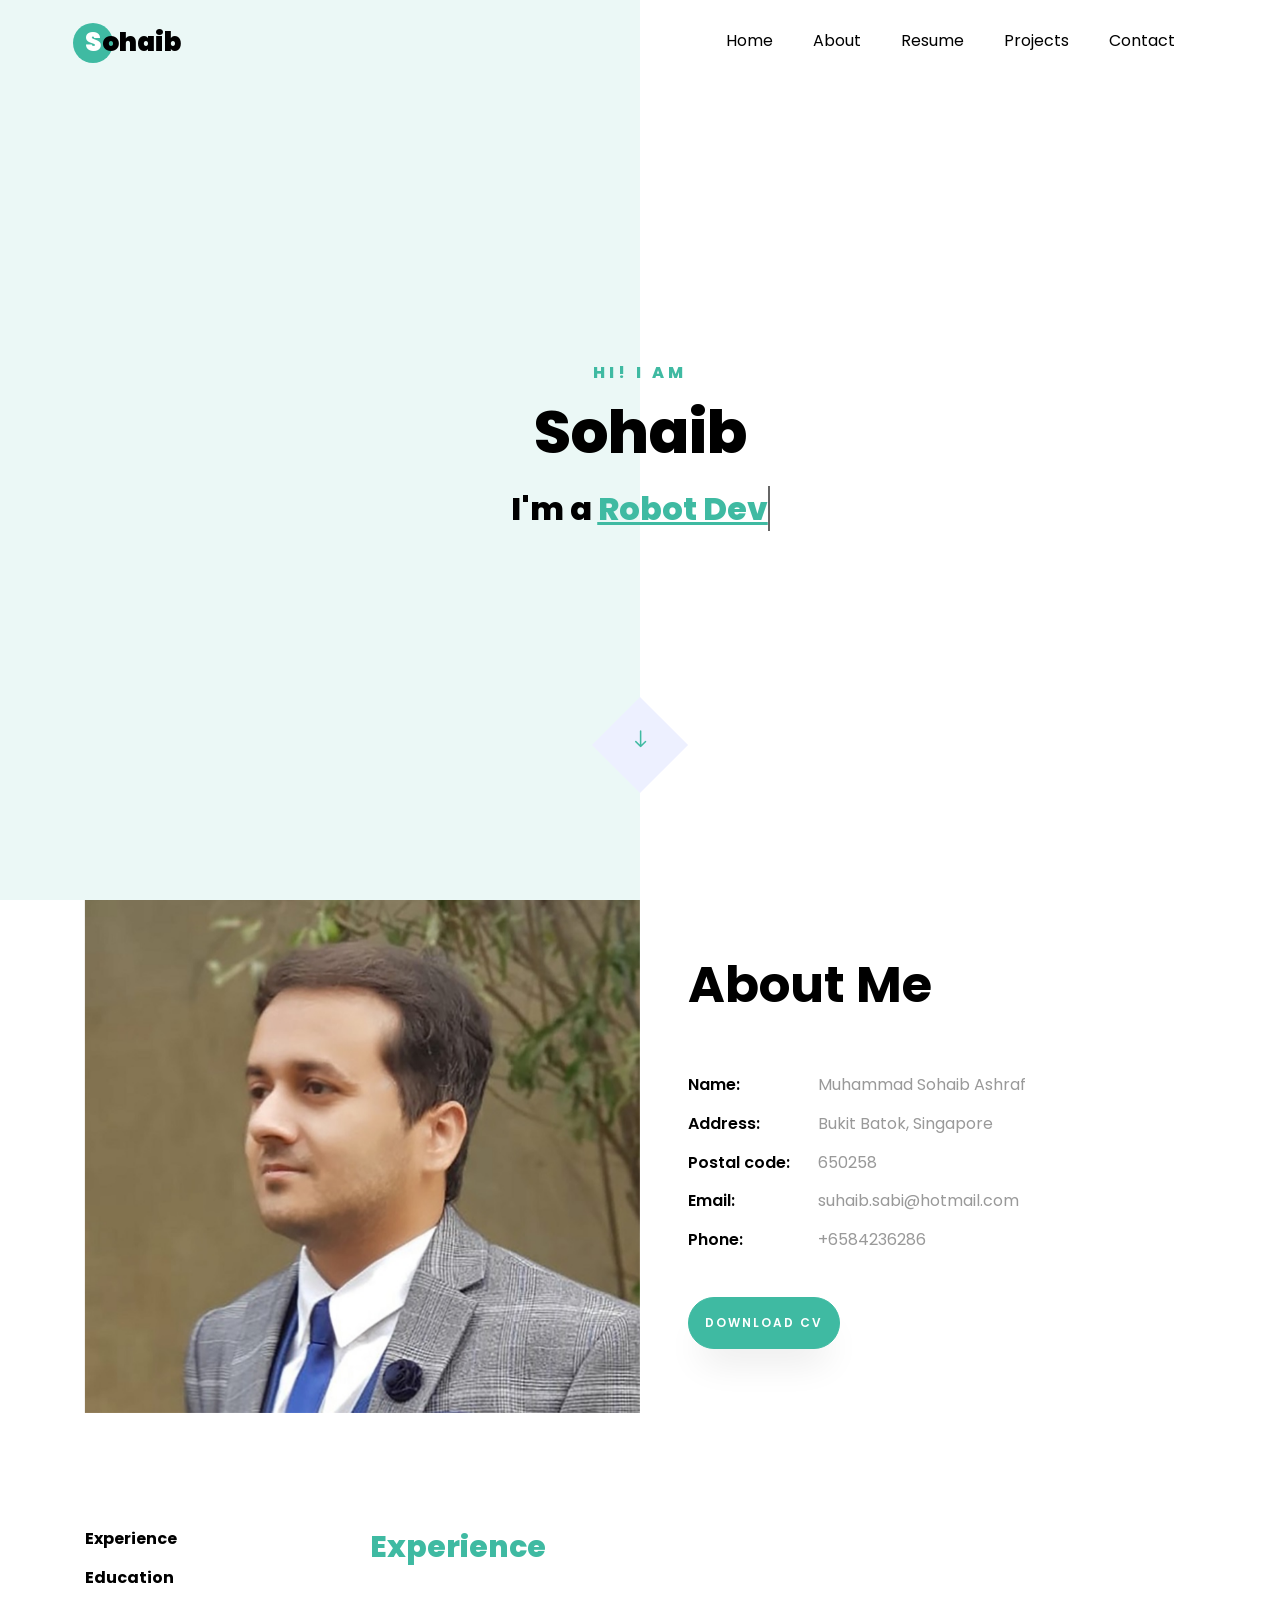
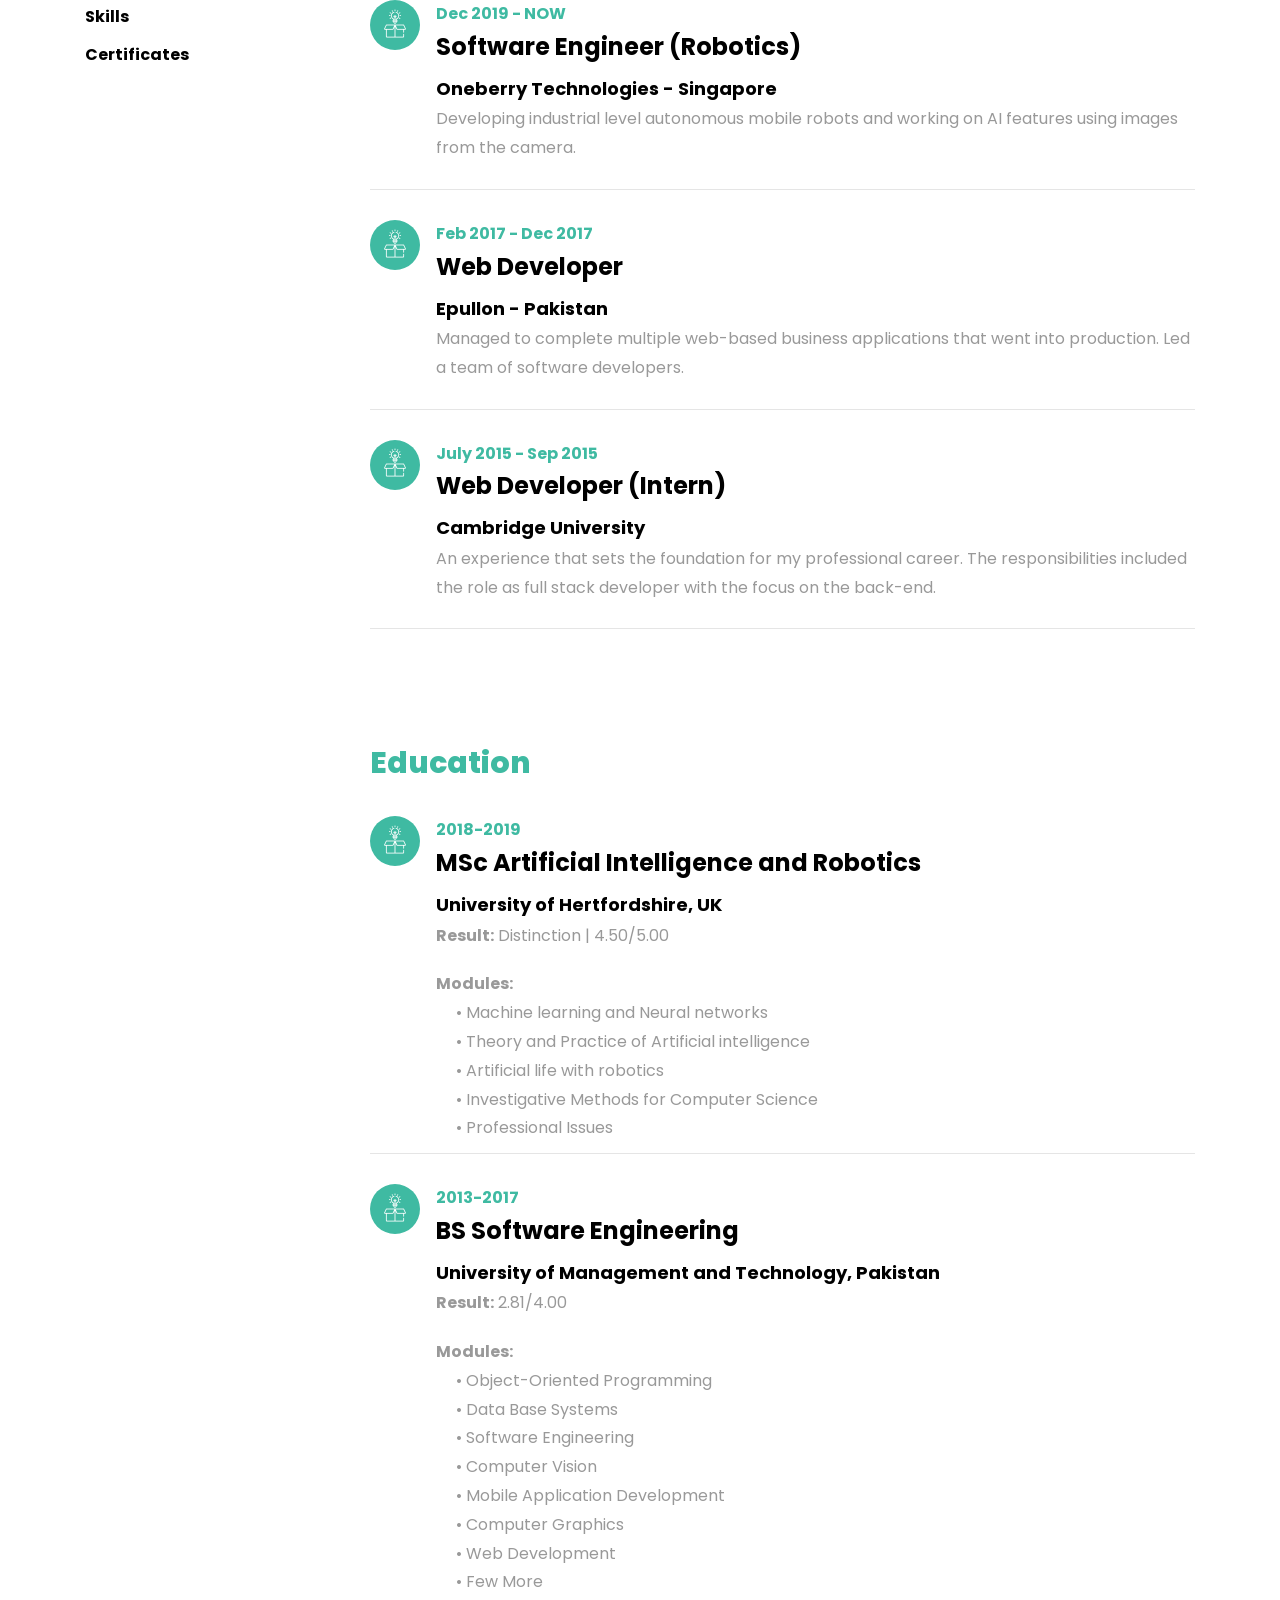
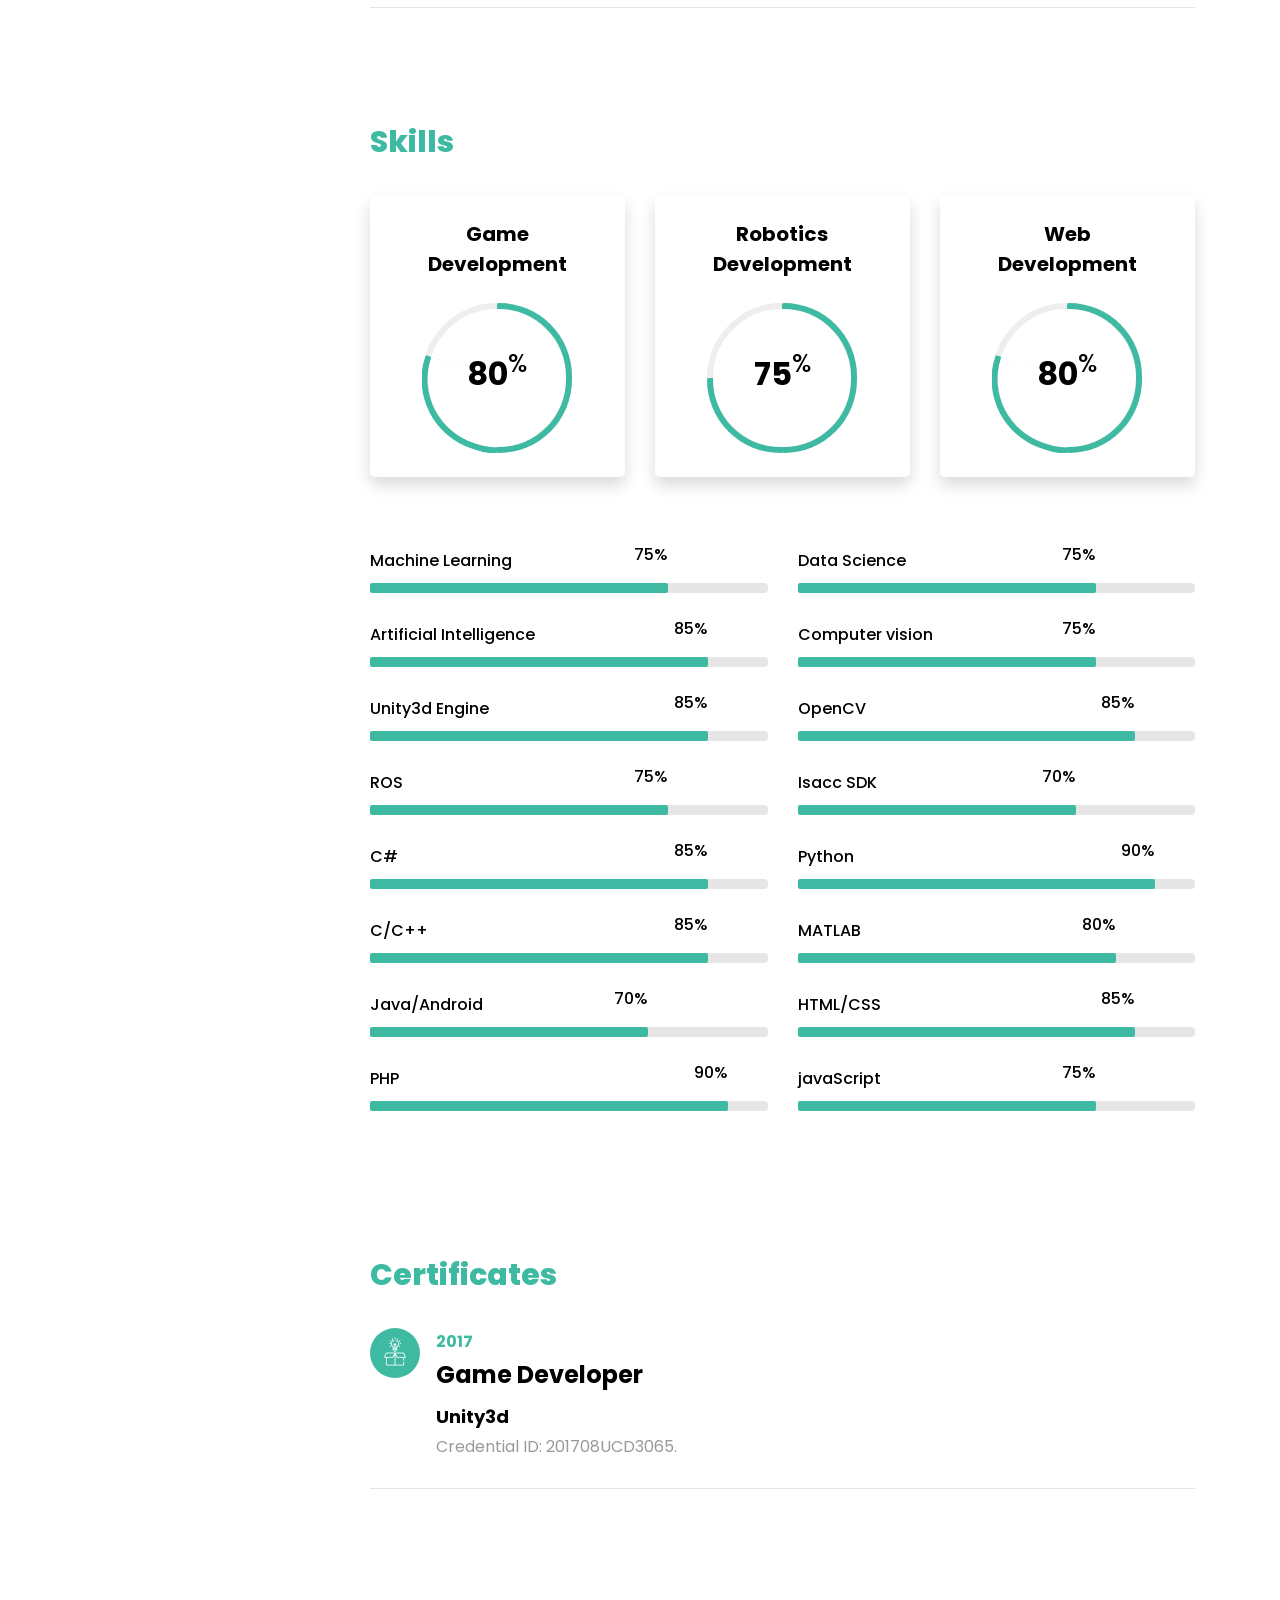
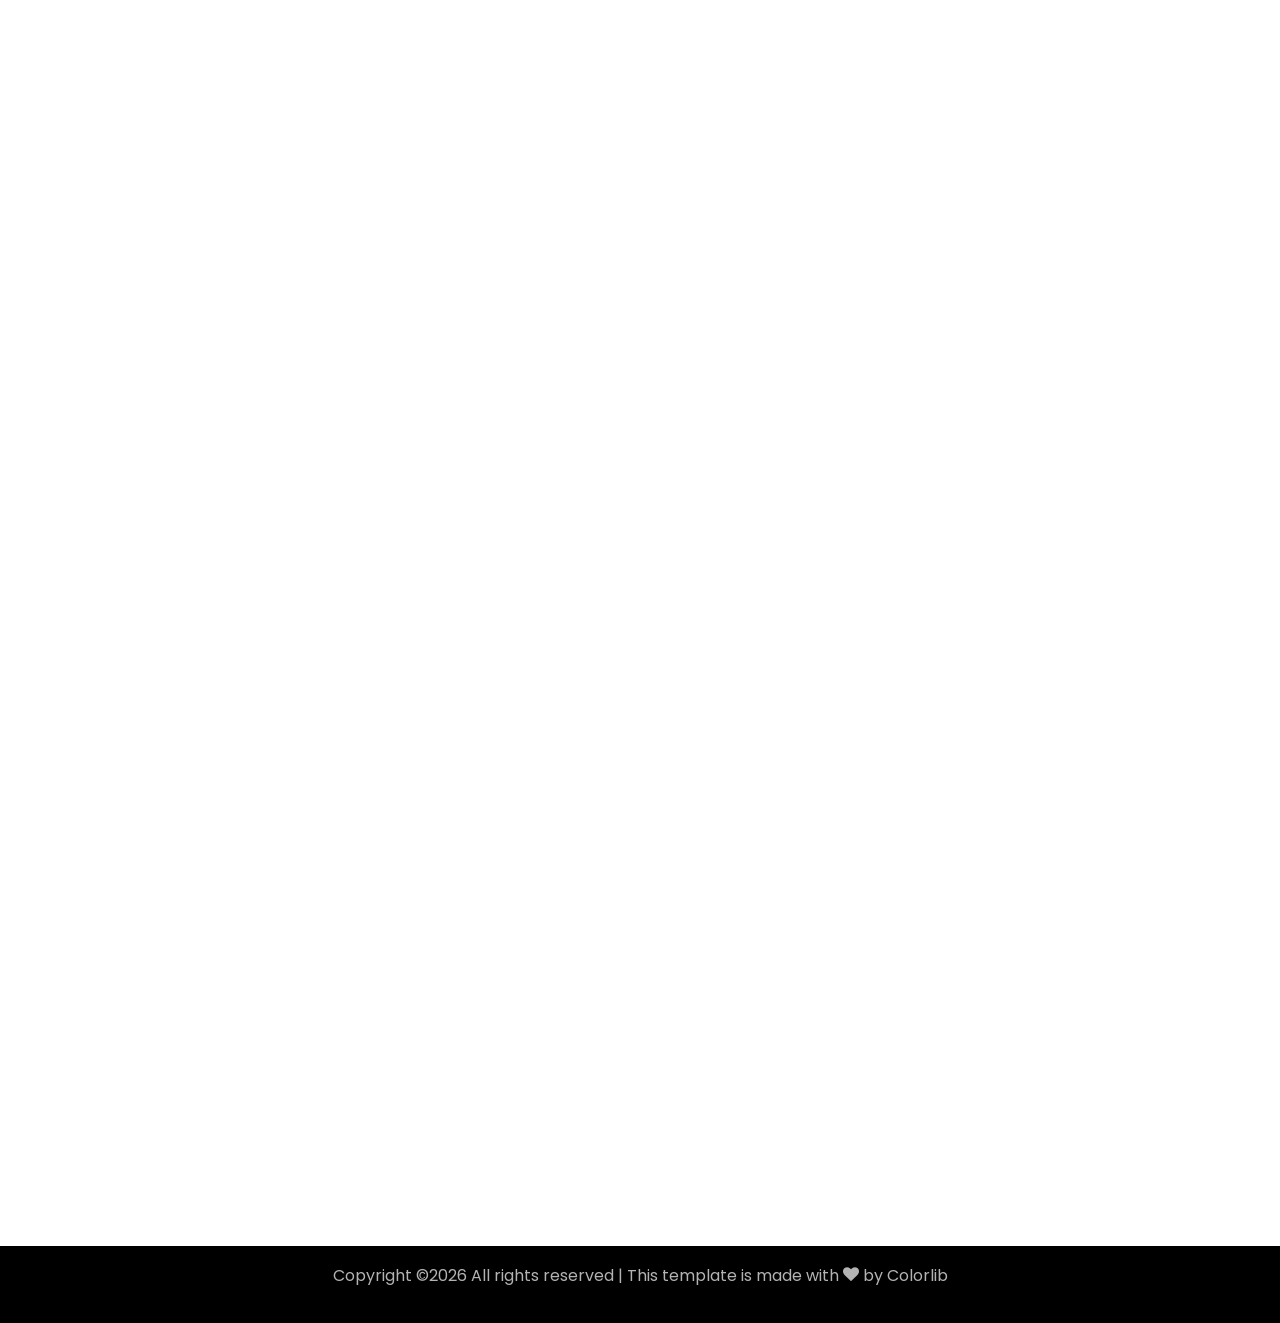
<file: index.htm>
<!DOCTYPE html>
<html lang="en">
  <head>
    <title>Portfolio | Sohaib</title>
    <meta charset="utf-8">
    <meta name="viewport" content="width=device-width, initial-scale=1, shrink-to-fit=no">
    
    <link href="https://fonts.googleapis.com/css?family=Poppins:100,200,300,400,500,600,700,800,900" rel="stylesheet">

    <link rel="stylesheet" href="css/open-iconic-bootstrap.min.css">
    <link rel="stylesheet" href="css/animate.css">
    
    <link rel="stylesheet" href="css/owl.carousel.min.css">
    <link rel="stylesheet" href="css/owl.theme.default.min.css">
    <link rel="stylesheet" href="css/magnific-popup.css">

    <link rel="stylesheet" href="css/aos.css">

    <link rel="stylesheet" href="css/ionicons.min.css">
    
    <link rel="stylesheet" href="css/flaticon.css">
    <link rel="stylesheet" href="css/icomoon.css">
    <link rel="stylesheet" href="css/style.css">
  </head>
  <body data-spy="scroll" data-target=".site-navbar-target" data-offset="300">
	  
	  
    <nav class="navbar navbar-expand-lg navbar-dark ftco_navbar ftco-navbar-light site-navbar-target" id="ftco-navbar">
	    <div class="container">
	      <a class="navbar-brand" href="index.html"><span>S</span>ohaib</a>
	      <button class="navbar-toggler js-fh5co-nav-toggle fh5co-nav-toggle" type="button" data-toggle="collapse" data-target="#ftco-nav" aria-controls="ftco-nav" aria-expanded="false" aria-label="Toggle navigation">
	        <span class="oi oi-menu"></span> Menu
	      </button>

	      <div class="collapse navbar-collapse" id="ftco-nav">
	        <ul class="navbar-nav nav ml-auto">
	          <li class="nav-item"><a href="#home-section" class="nav-link"><span>Home</span></a></li>
	          <li class="nav-item"><a href="#about-section" class="nav-link"><span>About</span></a></li>
	          <li class="nav-item"><a href="#resume-section" class="nav-link"><span>Resume</span></a></li>
	          <li class="nav-item"><a href="#projects-section" class="nav-link"><span>Projects</span></a></li>
	          <li class="nav-item"><a href="#contact-section" class="nav-link"><span>Contact</span></a></li>
	        </ul>
	      </div>
	    </div>
	  </nav>
	  <section class="hero-wrap js-fullheight">
      <div class="overlay"></div>
      <div class="container">
        <div class="row no-gutters slider-text js-fullheight justify-content-center align-items-center">
          <div class="col-lg-8 col-md-6 ftco-animate d-flex align-items-center">
          	<div class="text text-center">
          		<span class="subheading">Hi! I am</span>
		  				<h1>Sohaib</h1>
			  				<h2>I'm a 
								  <span
								     class="txt-rotate"
								     data-period="2000"
								     data-rotate='[ "Robot Developer", "Game Developer", "Web Developer." ]'></span>
								</h2>
							</div>
            </div>
          </div>
        </div>
      </div>
      <div class="mouse">
				<a href="#" class="mouse-icon">
					<div class="mouse-wheel"><span class="ion-ios-arrow-round-down"></span></div>
				</a>
			</div>
    </section>

    <section class="ftco-about img ftco-section ftco-no-pt ftco-no-pb" id="about-section">
    	<div class="container">
    		<div class="row d-flex no-gutters">
    			<div class="col-md-6 col-lg-6 d-flex">
    				<div class="img-about img d-flex align-items-stretch">
    					<div class="overlay"></div>
	    				<div class="img d-flex align-self-stretch align-items-center" style="background-image:url(images/Pic.jpg);">
	    				</div>
    				</div>
    			</div>
    			<div class="col-md-6 col-lg-6 pl-md-5 py-5">
    				<div class="row justify-content-start pb-3">
		          <div class="col-md-12 heading-section ftco-animate">
		          	<h1 class="big">About</h1>
		            <h2 class="mb-4">About Me</h2>
		            <ul class="about-info mt-4 px-md-0 px-2">
		            	<li class="d-flex"><span>Name:</span> <span>Muhammad Sohaib Ashraf</span></li>
		            	<li class="d-flex"><span>Address:</span> <span>Bukit Batok, Singapore</span></li>
		            	<li class="d-flex"><span>Postal code:</span> <span>650258</span></li>
		            	<li class="d-flex"><span>Email:</span> <span>suhaib.sabi@hotmail.com</span></li>
		            	<li class="d-flex"><span>Phone: </span> <span>+6584236286</span></li>
		            </ul>
		          </div>
		        </div>
	          <div class="counter-wrap ftco-animate d-flex mt-md-3">
              <div class="text">
                <p><a href="CVASHRAF.pdf" class="btn btn-primary py-3 px-3">Download CV</a></p>
              </div>
	          </div>
	        </div>
        </div>
    	</div>
    </section>

    <section class="ftco-section ftco-no-pb goto-here" id="resume-section">
    	<div class="container">
    		<div class="row">
    			<div class="col-md-3">
				    <nav id="navi">
					    <ul>
						  <li><a href="#page-2">Experience</a></li>
					      <li><a href="#page-1">Education</a></li>
					      <li><a href="#page-3">Skills</a></li>
					      <li><a href="#page-4">Certificates</a></li>
					    </ul>
					  </nav>
					</div>
					<div class="col-md-9">
					  <div id="page-2" class= "page two">
					  	<h2 class="heading">Experience</h2>
					    <div class="resume-wrap d-flex ftco-animate">
					    	<div class="icon d-flex align-items-center justify-content-center">
					    		<span class="flaticon-ideas"></span>
					    	</div>
					    	<div class="text pl-3">
		    					<span class="date">Dec 2019 - NOW</span>
		    					<h2>Software Engineer (Robotics)</h2>
		    					<span class="position">Oneberry Technologies - Singapore</span>
		    					<p>Developing industrial level autonomous mobile robots and working on AI features using images from the camera.</p>
		    				</div>
	    				</div>
	    				<div class="resume-wrap d-flex ftco-animate">
	    					<div class="icon d-flex align-items-center justify-content-center">
					    		<span class="flaticon-ideas"></span>
					    	</div>
					    	<div class="text pl-3">
		    					<span class="date">Feb 2017 - Dec 2017</span>
		    					<h2>Web Developer</h2>
		    					<span class="position">Epullon - Pakistan</span>
		    					<p>Managed to complete multiple web-based business applications that went into production. Led a team of software developers.</p>
		    				</div>
	    				</div>
	    				<div class="resume-wrap d-flex ftco-animate">
	    					<div class="icon d-flex align-items-center justify-content-center">
					    		<span class="flaticon-ideas"></span>
					    	</div>
					    	<div class="text pl-3">
		    					<span class="date">July 2015 - Sep 2015</span>
		    					<h2>Web Developer (Intern)</h2>
		    					<span class="position">Cambridge University</span>
		    					<p>An experience that sets the foundation for my professional career. The responsibilities included the role as full stack developer with the focus on the back-end.</p>
		    				</div>
	    				</div>
					  </div>
					  <div id="page-1" class= "page one">
					  	<h2 class="heading">Education</h2>
					    <div class="resume-wrap d-flex ftco-animate">
					    	<div class="icon d-flex align-items-center justify-content-center">
					    		<span class="flaticon-ideas"></span>
					    	</div>
					    	<div class="text pl-3">
		    					<span class="date">2018-2019</span>
		    					<h2>MSc Artificial Intelligence and Robotics</h2>
		    					<span class="position">University of Hertfordshire, UK</span>
		    					<ul class="categories">
									<li><b>Result:</b> Distinction | 4.50/5.00</li>
									<li><b>Modules:</b> 
											<br> &emsp; • Machine learning and Neural networks
											<br> &emsp; • Theory and Practice of Artificial intelligence
											<br> &emsp; • Artificial life with robotics
											<br> &emsp; • Investigative Methods for Computer Science
											<br> &emsp; • Professional Issues
									</li>
							    </ul>
	    					</div>
	    				</div>
						<div class="resume-wrap d-flex ftco-animate">
					    	<div class="icon d-flex align-items-center justify-content-center">
					    		<span class="flaticon-ideas"></span>
					    	</div>
					    	<div class="text pl-3">
		    					<span class="date">2013-2017</span>
		    					<h2>BS Software Engineering</h2>
		    					<span class="position">University of Management and Technology, Pakistan</span>
		    					<ul class="categories">
									<li><b>Result:</b> 2.81/4.00</li>
									<li><b>Modules:</b> 
											<br> &emsp; • Object-Oriented Programming
											<br> &emsp; • Data Base Systems
											<br> &emsp; • Software Engineering
											<br> &emsp; • Computer Vision
											<br> &emsp; • Mobile Application Development
											<br> &emsp; • Computer Graphics
											<br> &emsp; • Web Development
											<br> &emsp; • Few More
									</li>
							    </ul>
	    					</div>
	    				</div>
					  </div>
					  <div id="page-3" class= "page three">
					  	<h2 class="heading">Skills</h2>
					  	<div class="row progress-circle mb-5">
					  		<div class="col-lg-4 mb-4">
						      <div class="bg-white rounded-lg shadow p-4">
						        <h2 class="h5 font-weight-bold text-center mb-4">Game<br>Development</h2>

						        <!-- Progress bar 1 -->
						        <div class="progress mx-auto" data-value='80'>
						          <span class="progress-left">
                        <span class="progress-bar border-primary"></span>
						          </span>
						          <span class="progress-right">
                        <span class="progress-bar border-primary"></span>
						          </span>
						          <div class="progress-value w-100 h-100 rounded-circle d-flex align-items-center justify-content-center">
						            <div class="h2 font-weight-bold">80<sup class="small">%</sup></div>
						          </div>
						        </div>
						      </div>
						    </div>

						    <div class="col-lg-4 mb-4">
						      <div class="bg-white rounded-lg shadow p-4">
						        <h2 class="h5 font-weight-bold text-center mb-4">Robotics<br>Development</h2>

						        <!-- Progress bar 1 -->
						        <div class="progress mx-auto" data-value='75'>
						          <span class="progress-left">
                        <span class="progress-bar border-primary"></span>
						          </span>
						          <span class="progress-right">
                        <span class="progress-bar border-primary"></span>
						          </span>
						          <div class="progress-value w-100 h-100 rounded-circle d-flex align-items-center justify-content-center">
						            <div class="h2 font-weight-bold">75<sup class="small">%</sup></div>
						          </div>
						        </div>
						      </div>
						    </div>

						    <div class="col-lg-4 mb-4">
						      <div class="bg-white rounded-lg shadow p-4">
						        <h2 class="h5 font-weight-bold text-center mb-4">Web<br>Development</h2>

						        <!-- Progress bar 1 -->
						        <div class="progress mx-auto" data-value='80'>
						          <span class="progress-left">
                        <span class="progress-bar border-primary"></span>
						          </span>
						          <span class="progress-right">
                        <span class="progress-bar border-primary"></span>
						          </span>
						          <div class="progress-value w-100 h-100 rounded-circle d-flex align-items-center justify-content-center">
						            <div class="h2 font-weight-bold">80<sup class="small">%</sup></div>
						          </div>
						        </div>
						      </div>
						    </div>
							
							
					  	</div>
					  	<div class="row">
					  		<div class="col-md-6 animate-box">
									<div class="progress-wrap ftco-animate">
										<h3>Machine Learning</h3>
										<div class="progress">
										 	<div class="progress-bar color-1" role="progressbar" aria-valuenow="75"
										  	aria-valuemin="0" aria-valuemax="100" style="width:75%">
										    <span>75%</span>
										  	</div>
										</div>
									</div>
								</div>
								<div class="col-md-6 animate-box">
									<div class="progress-wrap ftco-animate">
										<h3>Data Science</h3>
										<div class="progress">
										 	<div class="progress-bar color-2" role="progressbar" aria-valuenow="75"
										  	aria-valuemin="0" aria-valuemax="100" style="width:75%">
										    <span>75%</span>
										  	</div>
										</div>
									</div>
								</div>
								<div class="col-md-6 animate-box">
									<div class="progress-wrap ftco-animate">
										<h3>Artificial Intelligence</h3>
										<div class="progress">
										 	<div class="progress-bar color-3" role="progressbar" aria-valuenow="85"
										  	aria-valuemin="0" aria-valuemax="100" style="width:85%">
										    <span>85%</span>
										  	</div>
										</div>
									</div>
								</div>
								<div class="col-md-6 animate-box">
									<div class="progress-wrap ftco-animate">
										<h3>Computer vision</h3>
										<div class="progress">
										 	<div class="progress-bar color-6" role="progressbar" aria-valuenow="75"
										  	aria-valuemin="0" aria-valuemax="100" style="width:75%">
										    <span>75%</span>
										  	</div>
										</div>
									</div>
								</div>
								<div class="col-md-6 animate-box">
									<div class="progress-wrap ftco-animate">
										<h3>Unity3d Engine</h3>
										<div class="progress">
										 	<div class="progress-bar color-4" role="progressbar" aria-valuenow="85"
										  	aria-valuemin="0" aria-valuemax="100" style="width:85%">
										    <span>85%</span>
										  	</div>
										</div>
									</div>
								</div>
								<div class="col-md-6 animate-box">
									<div class="progress-wrap ftco-animate">
										<h3>OpenCV</h3>
										<div class="progress">
										 	<div class="progress-bar color-4" role="progressbar" aria-valuenow="85"
										  	aria-valuemin="0" aria-valuemax="100" style="width:85%">
										    <span>85%</span>
										  	</div>
										</div>
									</div>
								</div>
								<div class="col-md-6 animate-box">
									<div class="progress-wrap ftco-animate">
										<h3>ROS</h3>
										<div class="progress">
										 	<div class="progress-bar color-4" role="progressbar" aria-valuenow="75"
										  	aria-valuemin="0" aria-valuemax="100" style="width:75%">
										    <span>75%</span>
										  	</div>
										</div>
									</div>
								</div>
								<div class="col-md-6 animate-box">
									<div class="progress-wrap ftco-animate">
										<h3>Isacc SDK</h3>
										<div class="progress">
										 	<div class="progress-bar color-4" role="progressbar" aria-valuenow="70"
										  	aria-valuemin="0" aria-valuemax="100" style="width:70%">
										    <span>70%</span>
										  	</div>
										</div>
									</div>
								</div>
								<div class="col-md-6 animate-box">
									<div class="progress-wrap ftco-animate">
										<h3>C#</h3>
										<div class="progress">
										 	<div class="progress-bar color-4" role="progressbar" aria-valuenow="85"
										  	aria-valuemin="0" aria-valuemax="100" style="width:85%">
										    <span>85%</span>
										  	</div>
										</div>
									</div>
								</div>
								<div class="col-md-6 animate-box">
									<div class="progress-wrap ftco-animate">
										<h3>Python</h3>
										<div class="progress">
										 	<div class="progress-bar color-5" role="progressbar" aria-valuenow="90"
										  	aria-valuemin="0" aria-valuemax="100" style="width:90%">
										    <span>90%</span>
										  	</div>
										</div>
									</div>
								</div>
								<div class="col-md-6 animate-box">
									<div class="progress-wrap ftco-animate">
										<h3>C/C++</h3>
										<div class="progress">
										 	<div class="progress-bar color-6" role="progressbar" aria-valuenow="85"
										  	aria-valuemin="0" aria-valuemax="100" style="width:85%">
										    <span>85%</span>
										  	</div>
										</div>
									</div>
								</div>
								<div class="col-md-6 animate-box">
									<div class="progress-wrap ftco-animate">
										<h3>MATLAB</h3>
										<div class="progress">
										 	<div class="progress-bar color-6" role="progressbar" aria-valuenow="80"
										  	aria-valuemin="0" aria-valuemax="100" style="width:80%">
										    <span>80%</span>
										  	</div>
										</div>
									</div>
								</div>
								<div class="col-md-6 animate-box">
									<div class="progress-wrap ftco-animate">
										<h3>Java/Android</h3>
										<div class="progress">
										 	<div class="progress-bar color-6" role="progressbar" aria-valuenow="70"
										  	aria-valuemin="0" aria-valuemax="100" style="width:70%">
										    <span>70%</span>
										  	</div>
										</div>
									</div>
								</div>
								<div class="col-md-6 animate-box">
									<div class="progress-wrap ftco-animate">
										<h3>HTML/CSS</h3>
										<div class="progress">
										 	<div class="progress-bar color-6" role="progressbar" aria-valuenow="85"
										  	aria-valuemin="0" aria-valuemax="100" style="width:85%">
										    <span>85%</span>
										  	</div>
										</div>
									</div>
								</div>
								<div class="col-md-6 animate-box">
									<div class="progress-wrap ftco-animate">
										<h3>PHP</h3>
										<div class="progress">
										 	<div class="progress-bar color-6" role="progressbar" aria-valuenow="90"
										  	aria-valuemin="0" aria-valuemax="100" style="width:90%">
										    <span>90%</span>
										  	</div>
										</div>
									</div>
								</div>
								<div class="col-md-6 animate-box">
									<div class="progress-wrap ftco-animate">
										<h3>javaScript</h3>
										<div class="progress">
										 	<div class="progress-bar color-6" role="progressbar" aria-valuenow="75"
										  	aria-valuemin="0" aria-valuemax="100" style="width:75%">
										    <span>75%</span>
										  	</div>
										</div>
									</div>
								</div>
					  	</div>
					  </div>
					  <div id="page-4" class= "page four">
					    <h2 class="heading">Certificates</h2>
					    <div class="resume-wrap d-flex ftco-animate">
					    	<div class="icon d-flex align-items-center justify-content-center">
					    		<span class="flaticon-ideas"></span>
					    	</div>
					    	<div class="text pl-3">
		    					<span class="date">2017</span>
		    					<h2>Game Developer</h2>
		    					<span class="position">Unity3d</span>
		    					<p>Credential ID: 201708UCD3065.</p>
	    					</div>
	    				</div>
					  </div>
					</div>
			  </div>
    	</div>
    </section>
 

    <section class="ftco-section ftco-project" id="projects-section">
    	<div class="container-fluid px-md-0">
    		<div class="row no-gutters justify-content-center pb-5">
          <div class="col-md-12 heading-section text-center ftco-animate">
            <h2 class="mb-4">Projects</h2>
          </div>
        </div>
    		<div class="row no-gutters">
    			<div class="col-md-4">
    				<div class="project img ftco-animate d-flex justify-content-center align-items-center" style="background-image: url(images/FS11.jpg);">
    					<div class="overlay"></div>
	    				<div class="text text-center p-4">
	    					<h3><a href="Evolutionary-flocking-shooter">Evolutionary Flocking Shooter</a></h3>
	    				</div>
    				</div>
  				</div>
  				<div class="col-md-4">
    				<div class="project img ftco-animate d-flex justify-content-center align-items-center" style="background-image: url(images/sn3.jpg);">
    					<div class="overlay"></div>
	    				<div class="text text-center p-4">
	    					<h3><a href="Super Nim.html">Super Nim</a></h3>
	    				</div>
    				</div>
  				</div>
    			<div class="col-md-4">
    				<div class="project img ftco-animate d-flex justify-content-center align-items-center" style="background-image: url(images/sc1.jpg);">
    					<div class="overlay"></div>
	    				<div class="text text-center p-4">
	    					<h3><a href="#">Snake and Cake</a></h3>
	    				</div>
    				</div>
    			</div>
    		</div>
    	</div>
    </section>
	

    <section class="ftco-section contact-section ftco-no-pb" id="contact-section">
      <div class="container">
      	<div class="row justify-content-center mb-5 pb-3">
          <div class="col-md-7 heading-section text-center ftco-animate">
            <h2 class="mb-4">Contact Me</h2>
          </div>
        </div>

        <div class="row d-flex contact-info mb-5">
          <div class="col-md-6 col-lg-3 d-flex ftco-animate">
          	<div class="align-self-stretch box text-center p-4 shadow">
          		<div class="icon d-flex align-items-center justify-content-center">
          			<span class="icon-map-signs"></span>
          		</div>
          		<div>
	          		<h3 class="mb-4">Address</h3>
		            <p><a href="https://goo.gl/maps/QqY9NvCmV911x1nFA">Bukit Batok, Singapore</a></p>
		          </div>
	          </div>
          </div>
          <div class="col-md-6 col-lg-3 d-flex ftco-animate">
          	<div class="align-self-stretch box text-center p-4 shadow">
          		<div class="icon d-flex align-items-center justify-content-center">
          			<span class="icon-phone2"></span>
          		</div>
          		<div>
	          		<h3 class="mb-4">Contact Number</h3>
		            <p><a href="tel://+6584236286">+65 84236286</a></p>
	            </div>
	          </div>
          </div>
          <div class="col-md-6 col-lg-3 d-flex ftco-animate">
          	<div class="align-self-stretch box text-center p-4 shadow">
          		<div class="icon d-flex align-items-center justify-content-center">
          			<span class="icon-paper-plane"></span>
          		</div>
          		<div>
	          		<h3 class="mb-4">Email Address</h3>
		            <p><a href="mailto:suhaib.sabi@hotmail.com">suhaib.sabi@hotmail.com</a></p>
		          </div>
	          </div>
          </div>
		  <div class="col-md-6 col-lg-3 d-flex ftco-animate">
          	<div class="align-self-stretch box text-center p-4 shadow">
          		<div class="icon d-flex align-items-center justify-content-center">
          			<span class="icon-globe"></span>
          		</div>
          		<div>
	          		<h3 class="mb-4">LinkedIn</h3>
		            <p><a href="https://www.linkedin.com/in/muhammad-sohaib"><font size="1">www.linkedin.com/in/muhammad-sohaib</font></a></p>
	            </div>
	          </div>
          </div>
        </div>
      </div>
    </section>
		

    <footer class="ftco-footer ftco-section">
      <div class="container">
        <div class="row">
          <div class="col-md-12 text-center">
            <p><!-- Link back to Colorlib can't be removed. Template is licensed under CC BY 3.0. -->
  Copyright &copy;<script>document.write(new Date().getFullYear());</script> All rights reserved | This template is made with <i class="icon-heart color-danger" aria-hidden="true"></i> by <a href="https://colorlib.com" target="_blank">Colorlib</a>
  <!-- Link back to Colorlib can't be removed. Template is licensed under CC BY 3.0. --></p>
          </div>
        </div>
      </div>
    </footer>
    
  

  <!-- loader -->
  <div id="ftco-loader" class="show fullscreen"><svg class="circular" width="48px" height="48px"><circle class="path-bg" cx="24" cy="24" r="22" fill="none" stroke-width="4" stroke="#eeeeee"/><circle class="path" cx="24" cy="24" r="22" fill="none" stroke-width="4" stroke-miterlimit="10" stroke="#F96D00"/></svg></div>


  <script src="js/jquery.min.js"></script>
  <script src="js/jquery-migrate-3.0.1.min.js"></script>
  <script src="js/popper.min.js"></script>
  <script src="js/bootstrap.min.js"></script>
  <script src="js/jquery.easing.1.3.js"></script>
  <script src="js/jquery.waypoints.min.js"></script>
  <script src="js/jquery.stellar.min.js"></script>
  <script src="js/owl.carousel.min.js"></script>
  <script src="js/jquery.magnific-popup.min.js"></script>
  <script src="js/aos.js"></script>
  <script src="js/jquery.animateNumber.min.js"></script>
  <script src="js/scrollax.min.js"></script>
  
  <script src="js/main.js"></script>
    
  </body>
</html>
</file>
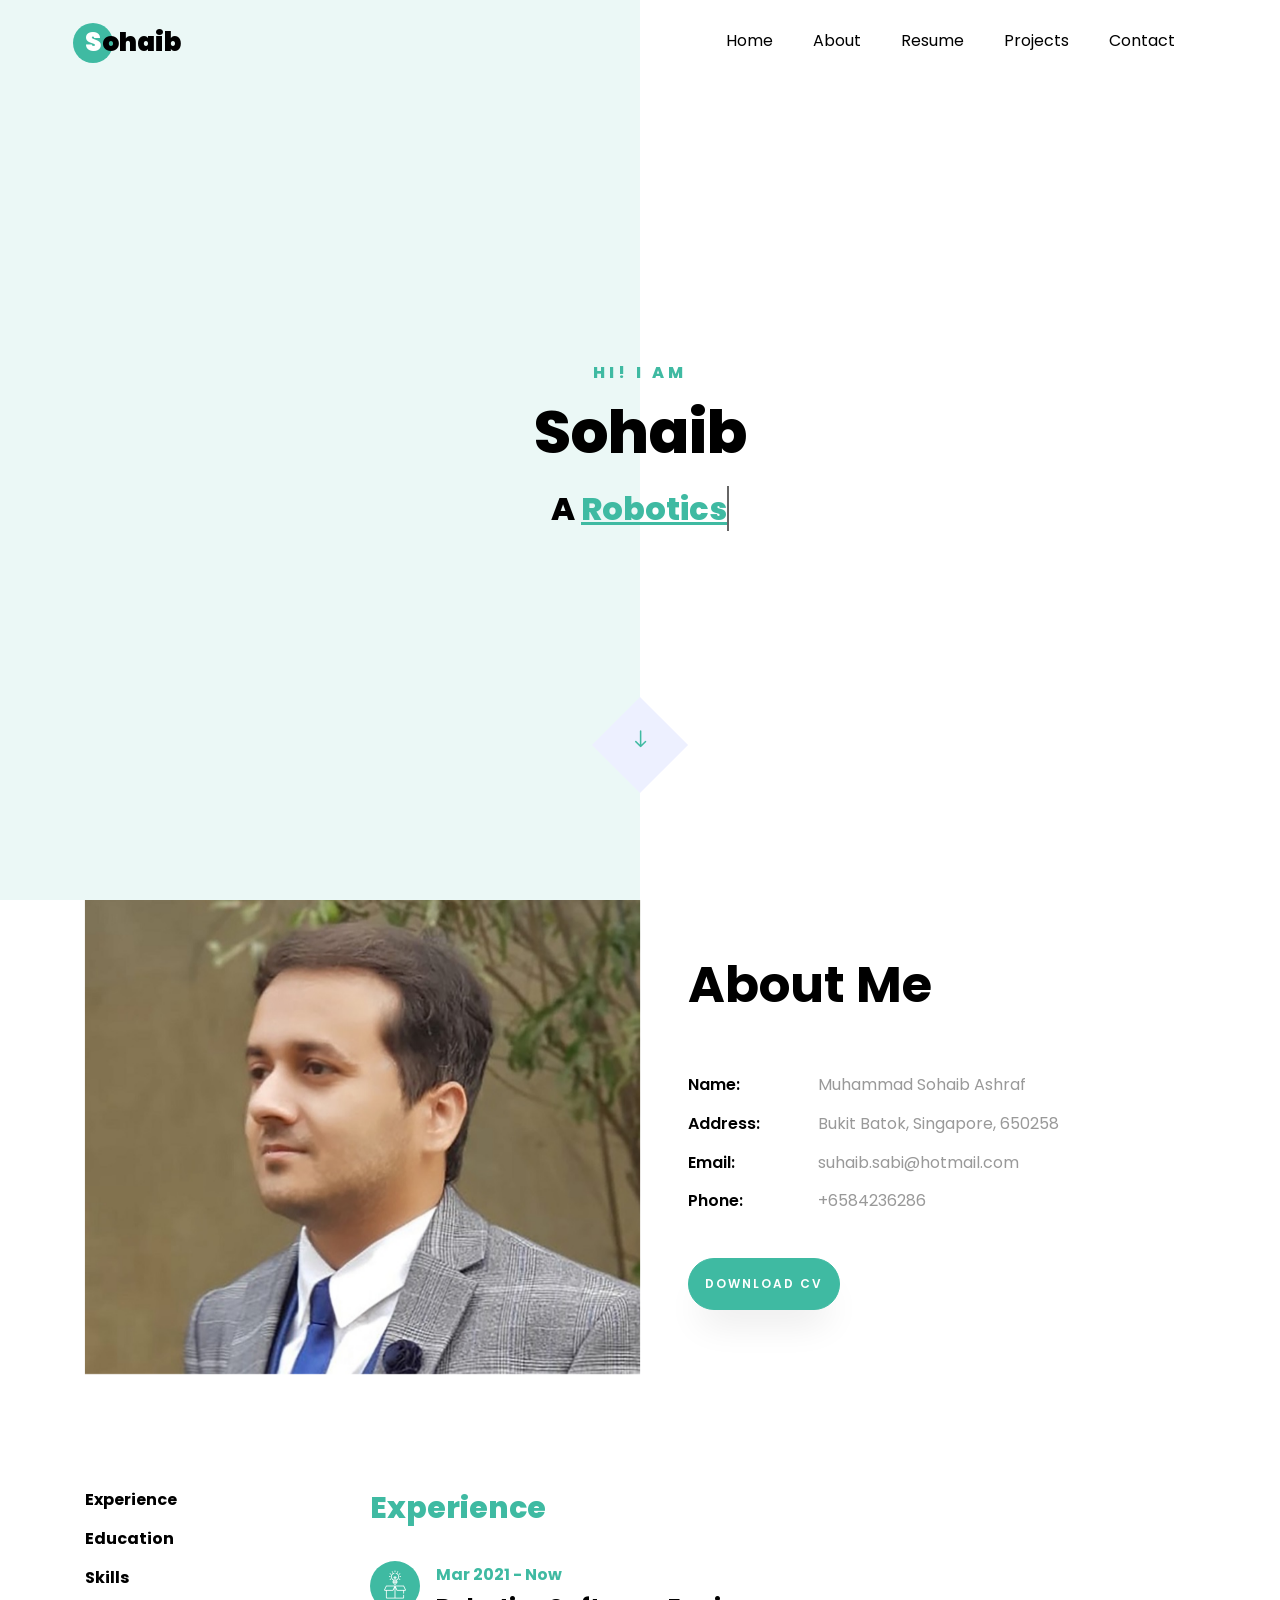
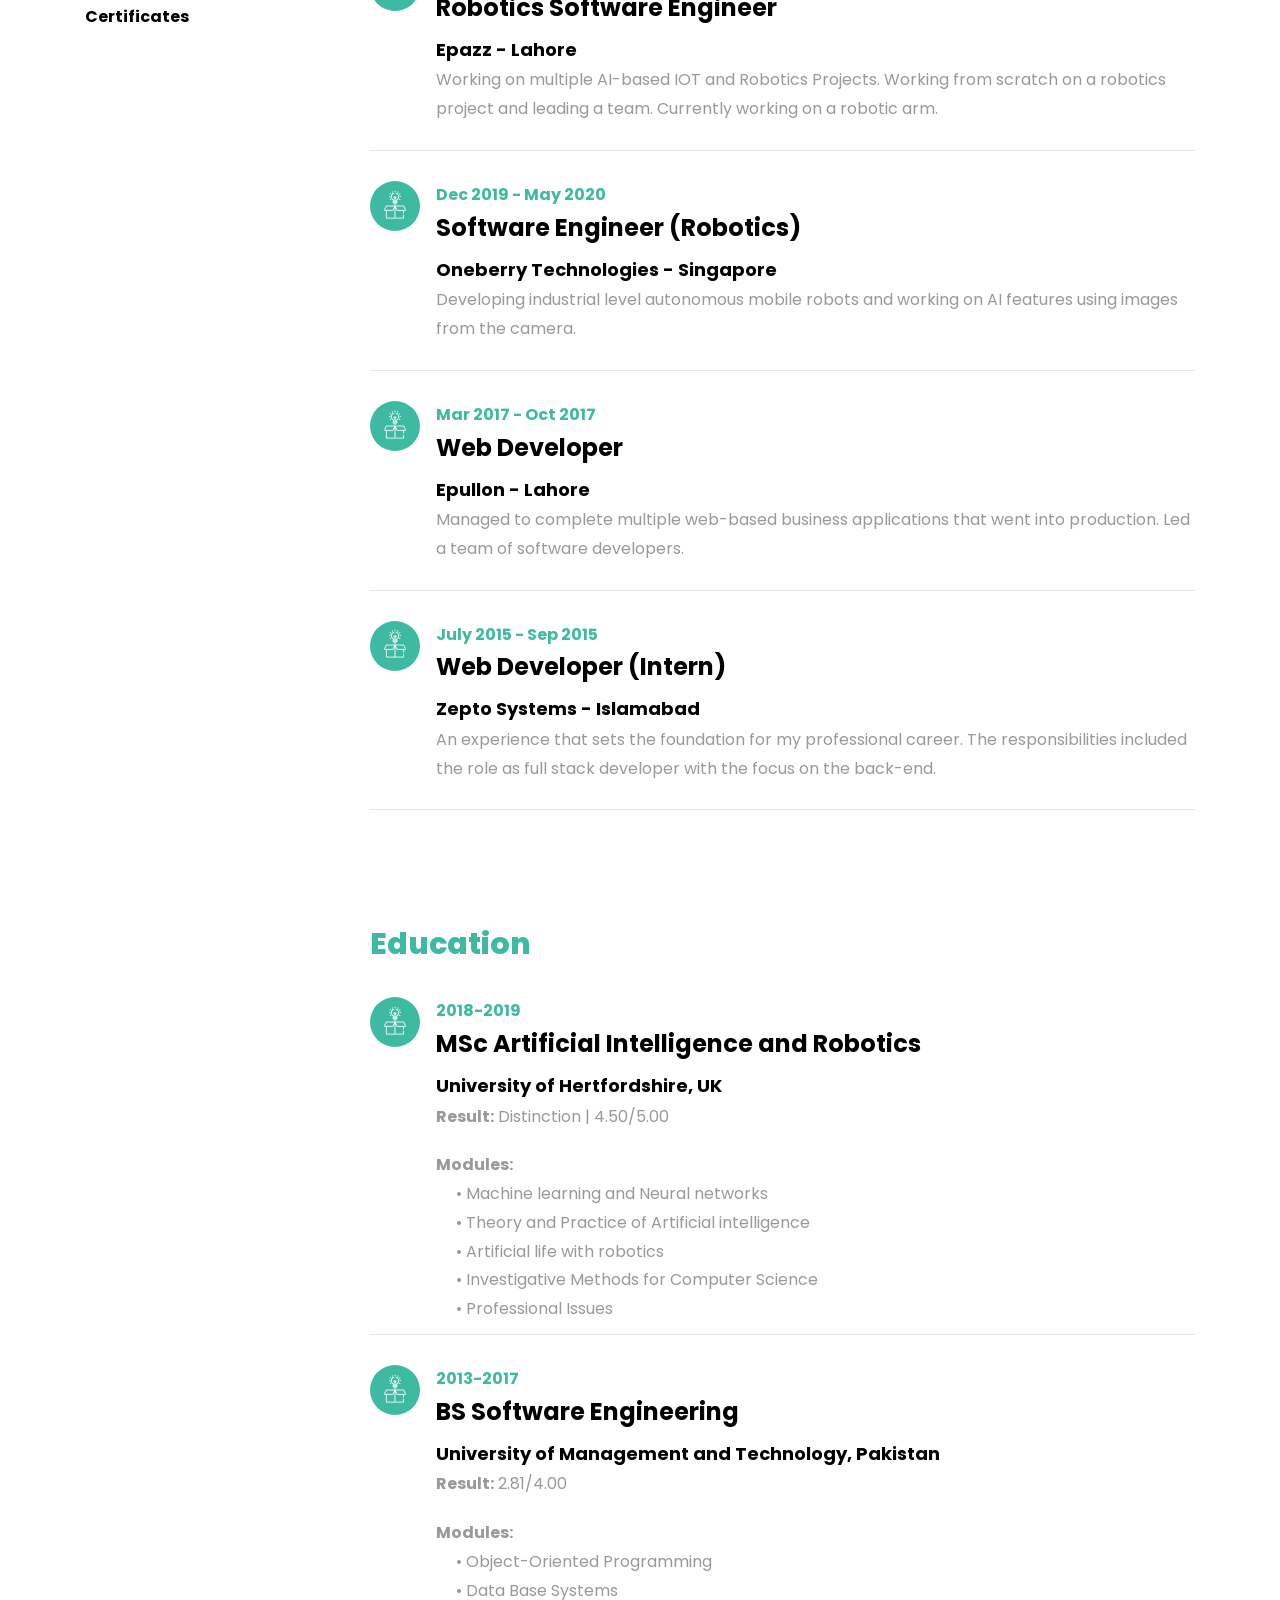
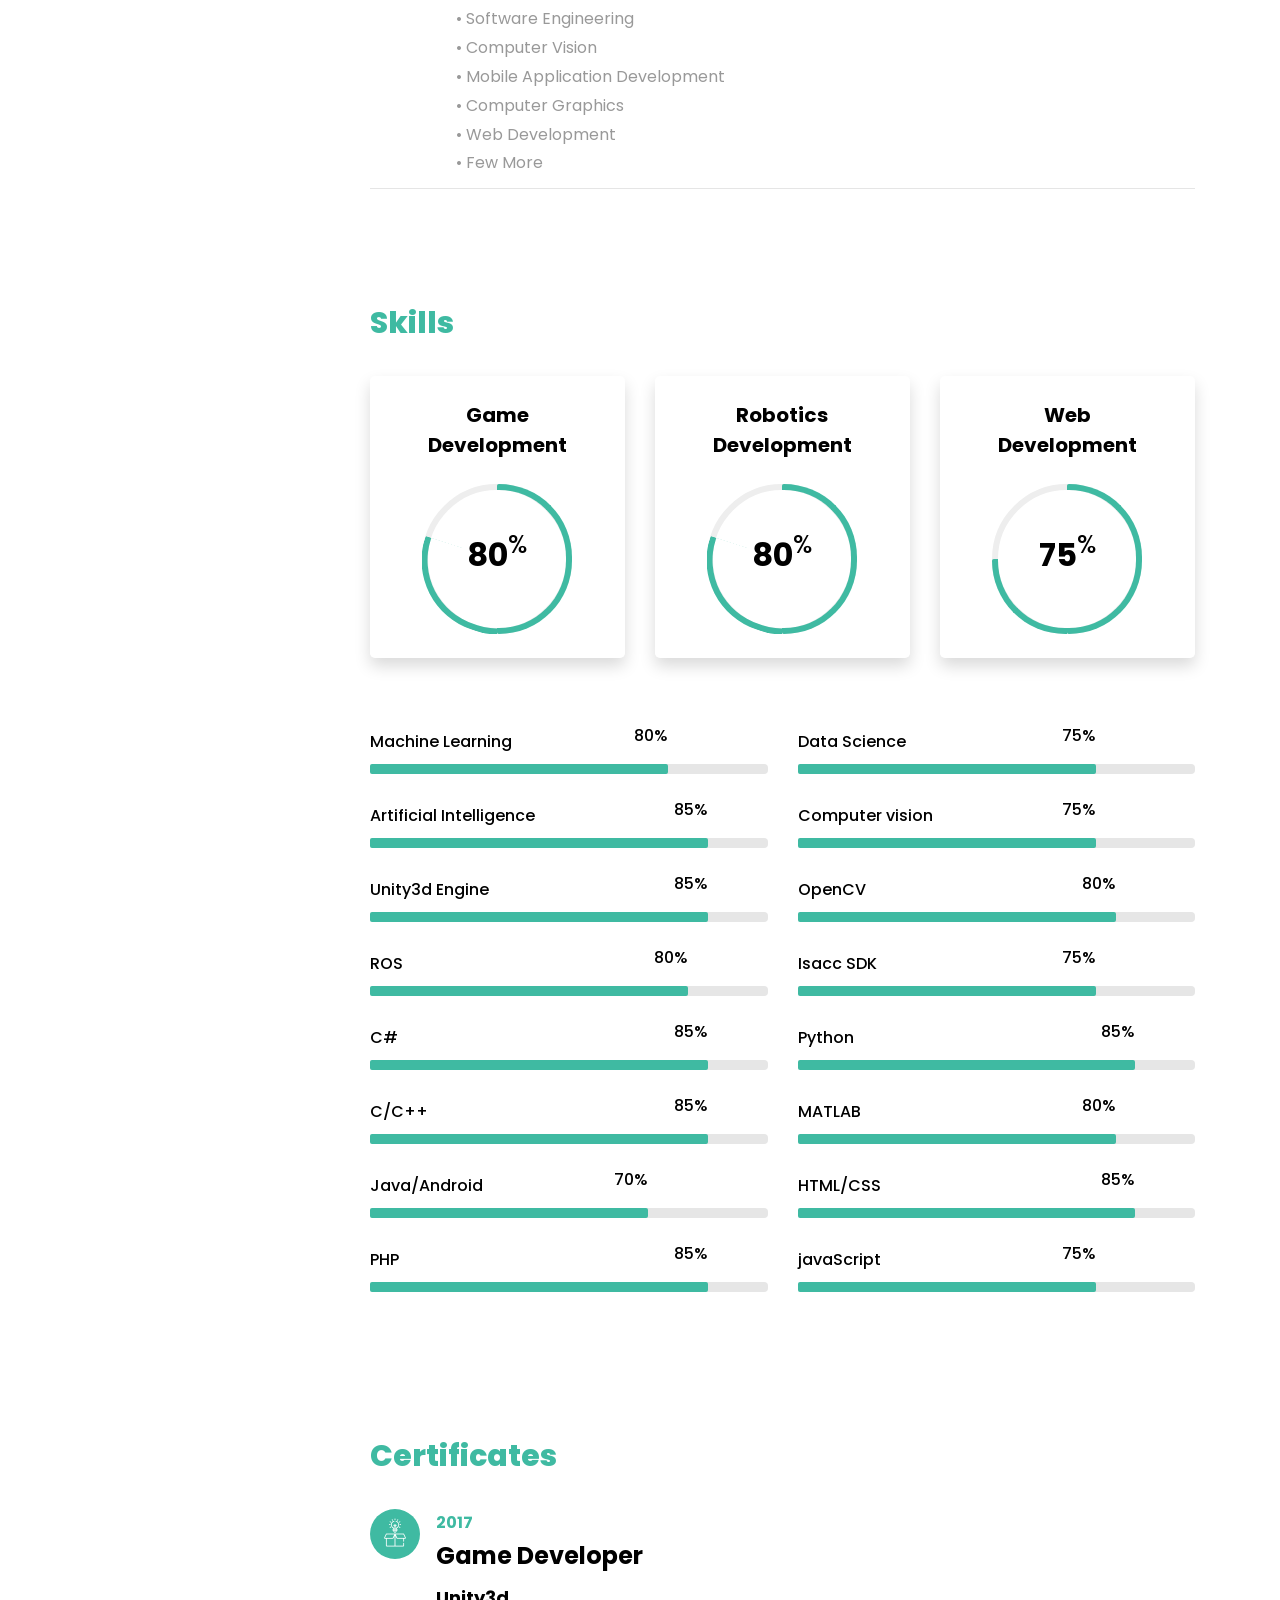
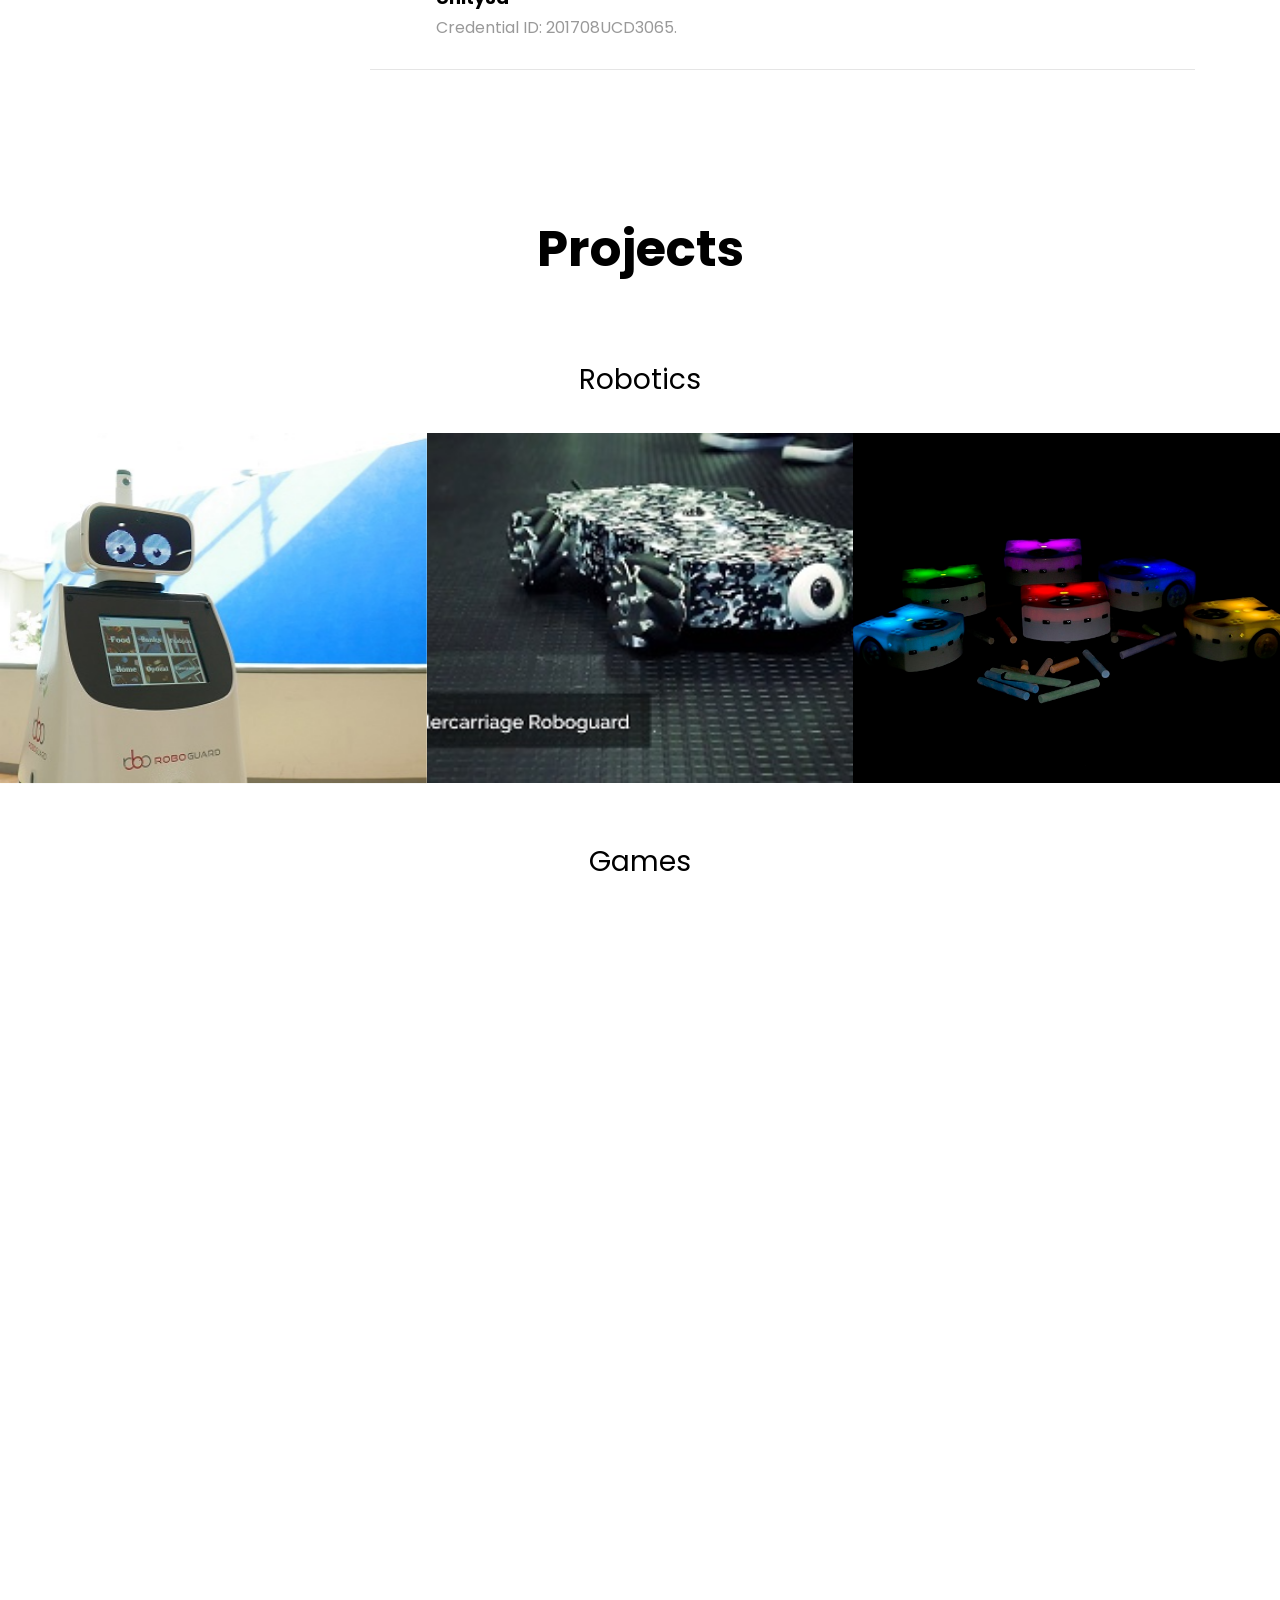
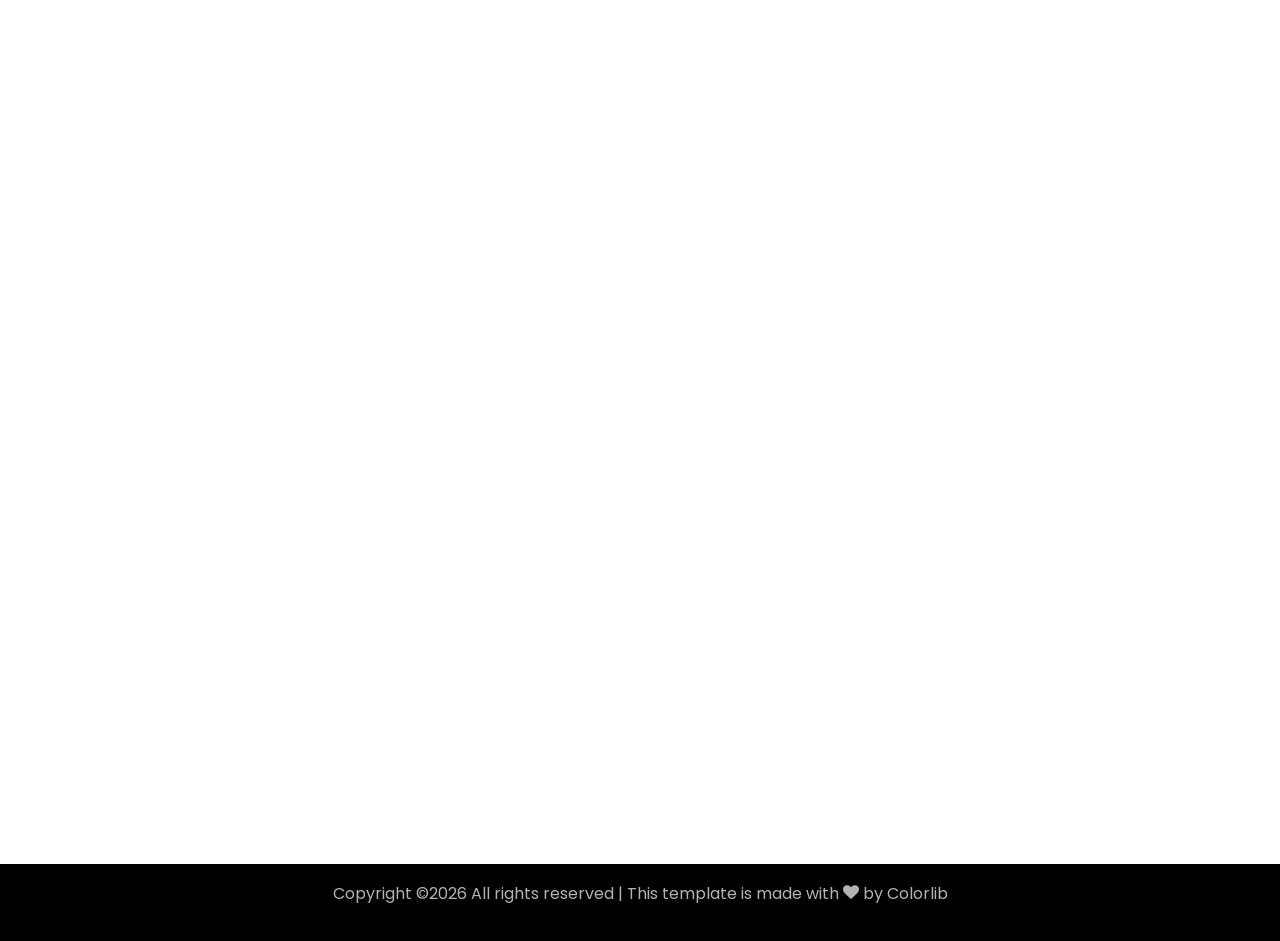
<file: index.html>
<!DOCTYPE html>
<html lang="en">
  <head>
    <title>Portfolio | Sohaib</title>
    <meta charset="utf-8">
    <meta name="viewport" content="width=device-width, initial-scale=1, shrink-to-fit=no">
    
    <link href="https://fonts.googleapis.com/css?family=Poppins:100,200,300,400,500,600,700,800,900" rel="stylesheet">

    <link rel="stylesheet" href="css/open-iconic-bootstrap.min.css">
    <link rel="stylesheet" href="css/animate.css">
    
    <link rel="stylesheet" href="css/owl.carousel.min.css">
    <link rel="stylesheet" href="css/owl.theme.default.min.css">
    <link rel="stylesheet" href="css/magnific-popup.css">

    <link rel="stylesheet" href="css/aos.css">

    <link rel="stylesheet" href="css/ionicons.min.css">
    
    <link rel="stylesheet" href="css/flaticon.css">
    <link rel="stylesheet" href="css/icomoon.css">
    <link rel="stylesheet" href="css/style.css">
  </head>
  <body data-spy="scroll" data-target=".site-navbar-target" data-offset="300">
	  
	  
    <nav class="navbar navbar-expand-lg navbar-dark ftco_navbar ftco-navbar-light site-navbar-target" id="ftco-navbar">
	    <div class="container">
	      <a class="navbar-brand" href=""><span>S</span>ohaib</a>
	      <button class="navbar-toggler js-fh5co-nav-toggle fh5co-nav-toggle" type="button" data-toggle="collapse" data-target="#ftco-nav" aria-controls="ftco-nav" aria-expanded="false" aria-label="Toggle navigation">
	        <span class="oi oi-menu"></span> Menu
	      </button>

	      <div class="collapse navbar-collapse" id="ftco-nav">
	        <ul class="navbar-nav nav ml-auto">
	          <li class="nav-item"><a href="" class="nav-link"><span>Home</span></a></li>
	          <li class="nav-item"><a href="#about-section" class="nav-link"><span>About</span></a></li>
	          <li class="nav-item"><a href="#resume-section" class="nav-link"><span>Resume</span></a></li>
	          <li class="nav-item"><a href="#projects-section" class="nav-link"><span>Projects</span></a></li>
	          <li class="nav-item"><a href="#contact-section" class="nav-link"><span>Contact</span></a></li>
	        </ul>
	      </div>
	    </div>
	  </nav>
	  <section class="hero-wrap js-fullheight">
      <div class="overlay"></div>
      <div class="container">
        <div class="row no-gutters slider-text js-fullheight justify-content-center align-items-center">
          <div class="col-lg-8 col-md-6 ftco-animate d-flex align-items-center">
          	<div class="text text-center">
          		<span class="subheading">Hi! I am</span>
		  				<h1>Sohaib</h1>
			  				<h2>A 
								  <span
								     class="txt-rotate"
								     data-period="2000"
								     data-rotate='[ "Robotics Engineer", "Game Developer", "Machine Learning Engineer" ]'></span>
								</h2>
							</div>
            </div>
          </div>
        </div>
      </div>
      <div class="mouse">
				<a href="#" class="mouse-icon">
					<div class="mouse-wheel"><span class="ion-ios-arrow-round-down"></span></div>
				</a>
			</div>
    </section>

    <section class="ftco-about img ftco-section ftco-no-pt ftco-no-pb" id="about-section">
    	<div class="container">
    		<div class="row d-flex no-gutters">
    			<div class="col-md-6 col-lg-6 d-flex">
    				<div class="img-about img d-flex align-items-stretch">
    					<div class="overlay"></div>
	    				<div class="img d-flex align-self-stretch align-items-center" style="background-image:url(images/Pic.jpg);">
	    				</div>
    				</div>
    			</div>
    			<div class="col-md-6 col-lg-6 pl-md-5 py-5">
    				<div class="row justify-content-start pb-3">
		          <div class="col-md-12 heading-section ftco-animate">
		          	<h1 class="big">About</h1>
		            <h2 class="mb-4">About Me</h2>
		            <ul class="about-info mt-4 px-md-0 px-2">
		            	<li class="d-flex"><span>Name:</span> <span>Muhammad Sohaib Ashraf</span></li>
		            	<li class="d-flex"><span>Address:</span> <span>Bukit Batok, Singapore, 650258</span></li>
		            	<li class="d-flex"><span>Email:</span> <span>suhaib.sabi@hotmail.com</span></li>
		            	<li class="d-flex"><span>Phone: </span> <span>+6584236286</span></li>
		            </ul>
		          </div>
		        </div>
	          <div class="counter-wrap ftco-animate d-flex mt-md-3">
              <div class="text">
                <p><a href="CVASHRAF.pdf" class="btn btn-primary py-3 px-3">Download CV</a></p>
              </div>
	          </div>
	        </div>
        </div>
    	</div>
    </section>

    <section class="ftco-section ftco-no-pb goto-here" id="resume-section">
    	<div class="container">
    		<div class="row">
    			<div class="col-md-3">
				    <nav id="navi">
					    <ul>
						  <li><a href="#page-2">Experience</a></li>
					      <li><a href="#page-1">Education</a></li>
					      <li><a href="#page-3">Skills</a></li>
					      <li><a href="#page-4">Certificates</a></li>
					    </ul>
					  </nav>
					</div>
					<div class="col-md-9">
					  <div id="page-2" class= "page two">
					  	<h2 class="heading">Experience</h2>
						<div class="resume-wrap d-flex ftco-animate">
	    					<div class="icon d-flex align-items-center justify-content-center">
					    		<span class="flaticon-ideas"></span>
					    	</div>
					    	<div class="text pl-3">
		    					<span class="date">Mar 2021 - Now</span>
		    					<h2>Robotics Software Engineer</h2>
		    					<span class="position">Epazz - Lahore</span>
		    					<p>Working on multiple AI-based IOT and Robotics Projects. Working from scratch on a robotics project and leading a team. Currently working on a robotic arm.</p>
		    				</div>
	    				</div>
					    <div class="resume-wrap d-flex ftco-animate">
					    	<div class="icon d-flex align-items-center justify-content-center">
					    		<span class="flaticon-ideas"></span>
					    	</div>
					    	<div class="text pl-3">
		    					<span class="date">Dec 2019 - May 2020</span>
		    					<h2>Software Engineer (Robotics)</h2>
		    					<span class="position">Oneberry Technologies - Singapore</span>
		    					<p>Developing industrial level autonomous mobile robots and working on AI features using images from the camera.</p>
		    				</div>
	    				</div>
	    				<div class="resume-wrap d-flex ftco-animate">
	    					<div class="icon d-flex align-items-center justify-content-center">
					    		<span class="flaticon-ideas"></span>
					    	</div>
					    	<div class="text pl-3">
		    					<span class="date">Mar 2017 - Oct 2017</span>
		    					<h2>Web Developer</h2>
		    					<span class="position">Epullon - Lahore</span>
		    					<p>Managed to complete multiple web-based business applications that went into production. Led a team of software developers.</p>
		    				</div>
	    				</div>
	    				<div class="resume-wrap d-flex ftco-animate">
	    					<div class="icon d-flex align-items-center justify-content-center">
					    		<span class="flaticon-ideas"></span>
					    	</div>
					    	<div class="text pl-3">
		    					<span class="date">July 2015 - Sep 2015</span>
		    					<h2>Web Developer (Intern)</h2>
		    					<span class="position">Zepto Systems - Islamabad</span>
		    					<p>An experience that sets the foundation for my professional career. The responsibilities included the role as full stack developer with the focus on the back-end.</p>
		    				</div>
	    				</div>
					  </div>
					  <div id="page-1" class= "page one">
					  	<h2 class="heading">Education</h2>
					    <div class="resume-wrap d-flex ftco-animate">
					    	<div class="icon d-flex align-items-center justify-content-center">
					    		<span class="flaticon-ideas"></span>
					    	</div>
					    	<div class="text pl-3">
		    					<span class="date">2018-2019</span>
		    					<h2>MSc Artificial Intelligence and Robotics</h2>
		    					<span class="position">University of Hertfordshire, UK</span>
		    					<ul class="categories">
									<li><b>Result:</b> Distinction | 4.50/5.00</li>
									<li><b>Modules:</b> 
											<br> &emsp; • Machine learning and Neural networks
											<br> &emsp; • Theory and Practice of Artificial intelligence
											<br> &emsp; • Artificial life with robotics
											<br> &emsp; • Investigative Methods for Computer Science
											<br> &emsp; • Professional Issues
									</li>
							    </ul>
	    					</div>
	    				</div>
						<div class="resume-wrap d-flex ftco-animate">
					    	<div class="icon d-flex align-items-center justify-content-center">
					    		<span class="flaticon-ideas"></span>
					    	</div>
					    	<div class="text pl-3">
		    					<span class="date">2013-2017</span>
		    					<h2>BS Software Engineering</h2>
		    					<span class="position">University of Management and Technology, Pakistan</span>
		    					<ul class="categories">
									<li><b>Result:</b> 2.81/4.00</li>
									<li><b>Modules:</b> 
											<br> &emsp; • Object-Oriented Programming
											<br> &emsp; • Data Base Systems
											<br> &emsp; • Software Engineering
											<br> &emsp; • Computer Vision
											<br> &emsp; • Mobile Application Development
											<br> &emsp; • Computer Graphics
											<br> &emsp; • Web Development
											<br> &emsp; • Few More
									</li>
							    </ul>
	    					</div>
	    				</div>
					  </div>
					  <div id="page-3" class= "page three">
					  	<h2 class="heading">Skills</h2>
					  	<div class="row progress-circle mb-5">
					  		<div class="col-lg-4 mb-4">
						      <div class="bg-white rounded-lg shadow p-4">
						        <h2 class="h5 font-weight-bold text-center mb-4">Game<br>Development</h2>

						        <!-- Progress bar 1 -->
						        <div class="progress mx-auto" data-value='80'>
						          <span class="progress-left">
                        <span class="progress-bar border-primary"></span>
						          </span>
						          <span class="progress-right">
                        <span class="progress-bar border-primary"></span>
						          </span>
						          <div class="progress-value w-100 h-100 rounded-circle d-flex align-items-center justify-content-center">
						            <div class="h2 font-weight-bold">80<sup class="small">%</sup></div>
						          </div>
						        </div>
						      </div>
						    </div>

						    <div class="col-lg-4 mb-4">
						      <div class="bg-white rounded-lg shadow p-4">
						        <h2 class="h5 font-weight-bold text-center mb-4">Robotics<br>Development</h2>

						        <!-- Progress bar 1 -->
						        <div class="progress mx-auto" data-value='80'>
						          <span class="progress-left">
                        <span class="progress-bar border-primary"></span>
						          </span>
						          <span class="progress-right">
                        <span class="progress-bar border-primary"></span>
						          </span>
						          <div class="progress-value w-100 h-100 rounded-circle d-flex align-items-center justify-content-center">
						            <div class="h2 font-weight-bold">80<sup class="small">%</sup></div>
						          </div>
						        </div>
						      </div>
						    </div>

						    <div class="col-lg-4 mb-4">
						      <div class="bg-white rounded-lg shadow p-4">
						        <h2 class="h5 font-weight-bold text-center mb-4">Web<br>Development</h2>

						        <!-- Progress bar 1 -->
						        <div class="progress mx-auto" data-value='75'>
						          <span class="progress-left">
                        <span class="progress-bar border-primary"></span>
						          </span>
						          <span class="progress-right">
                        <span class="progress-bar border-primary"></span>
						          </span>
						          <div class="progress-value w-100 h-100 rounded-circle d-flex align-items-center justify-content-center">
						            <div class="h2 font-weight-bold">75<sup class="small">%</sup></div>
						          </div>
						        </div>
						      </div>
						    </div>
							
							
					  	</div>
					  	<div class="row">
					  		<div class="col-md-6 animate-box">
									<div class="progress-wrap ftco-animate">
										<h3>Machine Learning</h3>
										<div class="progress">
										 	<div class="progress-bar color-1" role="progressbar" aria-valuenow="75"
										  	aria-valuemin="0" aria-valuemax="100" style="width:75%">
										    <span>80%</span>
										  	</div>
										</div>
									</div>
								</div>
								<div class="col-md-6 animate-box">
									<div class="progress-wrap ftco-animate">
										<h3>Data Science</h3>
										<div class="progress">
										 	<div class="progress-bar color-2" role="progressbar" aria-valuenow="75"
										  	aria-valuemin="0" aria-valuemax="100" style="width:75%">
										    <span>75%</span>
										  	</div>
										</div>
									</div>
								</div>
								<div class="col-md-6 animate-box">
									<div class="progress-wrap ftco-animate">
										<h3>Artificial Intelligence</h3>
										<div class="progress">
										 	<div class="progress-bar color-3" role="progressbar" aria-valuenow="85"
										  	aria-valuemin="0" aria-valuemax="100" style="width:85%">
										    <span>85%</span>
										  	</div>
										</div>
									</div>
								</div>
								<div class="col-md-6 animate-box">
									<div class="progress-wrap ftco-animate">
										<h3>Computer vision</h3>
										<div class="progress">
										 	<div class="progress-bar color-6" role="progressbar" aria-valuenow="75"
										  	aria-valuemin="0" aria-valuemax="100" style="width:75%">
										    <span>75%</span>
										  	</div>
										</div>
									</div>
								</div>
								<div class="col-md-6 animate-box">
									<div class="progress-wrap ftco-animate">
										<h3>Unity3d Engine</h3>
										<div class="progress">
										 	<div class="progress-bar color-4" role="progressbar" aria-valuenow="85"
										  	aria-valuemin="0" aria-valuemax="100" style="width:85%">
										    <span>85%</span>
										  	</div>
										</div>
									</div>
								</div>
								<div class="col-md-6 animate-box">
									<div class="progress-wrap ftco-animate">
										<h3>OpenCV</h3>
										<div class="progress">
										 	<div class="progress-bar color-4" role="progressbar" aria-valuenow="80"
										  	aria-valuemin="0" aria-valuemax="100" style="width:80%">
										    <span>80%</span>
										  	</div>
										</div>
									</div>
								</div>
								<div class="col-md-6 animate-box">
									<div class="progress-wrap ftco-animate">
										<h3>ROS</h3>
										<div class="progress">
										 	<div class="progress-bar color-4" role="progressbar" aria-valuenow="80"
										  	aria-valuemin="0" aria-valuemax="100" style="width:80%">
										    <span>80%</span>
										  	</div>
										</div>
									</div>
								</div>
								<div class="col-md-6 animate-box">
									<div class="progress-wrap ftco-animate">
										<h3>Isacc SDK</h3>
										<div class="progress">
										 	<div class="progress-bar color-4" role="progressbar" aria-valuenow="75"
										  	aria-valuemin="0" aria-valuemax="100" style="width:75%">
										    <span>75%</span>
										  	</div>
										</div>
									</div>
								</div>
								<div class="col-md-6 animate-box">
									<div class="progress-wrap ftco-animate">
										<h3>C#</h3>
										<div class="progress">
										 	<div class="progress-bar color-4" role="progressbar" aria-valuenow="85"
										  	aria-valuemin="0" aria-valuemax="100" style="width:85%">
										    <span>85%</span>
										  	</div>
										</div>
									</div>
								</div>
								<div class="col-md-6 animate-box">
									<div class="progress-wrap ftco-animate">
										<h3>Python</h3>
										<div class="progress">
										 	<div class="progress-bar color-5" role="progressbar" aria-valuenow="85"
										  	aria-valuemin="0" aria-valuemax="100" style="width:85%">
										    <span>85%</span>
										  	</div>
										</div>
									</div>
								</div>
								<div class="col-md-6 animate-box">
									<div class="progress-wrap ftco-animate">
										<h3>C/C++</h3>
										<div class="progress">
										 	<div class="progress-bar color-6" role="progressbar" aria-valuenow="85"
										  	aria-valuemin="0" aria-valuemax="100" style="width:85%">
										    <span>85%</span>
										  	</div>
										</div>
									</div>
								</div>
								<div class="col-md-6 animate-box">
									<div class="progress-wrap ftco-animate">
										<h3>MATLAB</h3>
										<div class="progress">
										 	<div class="progress-bar color-6" role="progressbar" aria-valuenow="80"
										  	aria-valuemin="0" aria-valuemax="100" style="width:80%">
										    <span>80%</span>
										  	</div>
										</div>
									</div>
								</div>
								<div class="col-md-6 animate-box">
									<div class="progress-wrap ftco-animate">
										<h3>Java/Android</h3>
										<div class="progress">
										 	<div class="progress-bar color-6" role="progressbar" aria-valuenow="70"
										  	aria-valuemin="0" aria-valuemax="100" style="width:70%">
										    <span>70%</span>
										  	</div>
										</div>
									</div>
								</div>
								<div class="col-md-6 animate-box">
									<div class="progress-wrap ftco-animate">
										<h3>HTML/CSS</h3>
										<div class="progress">
										 	<div class="progress-bar color-6" role="progressbar" aria-valuenow="85"
										  	aria-valuemin="0" aria-valuemax="100" style="width:85%">
										    <span>85%</span>
										  	</div>
										</div>
									</div>
								</div>
								<div class="col-md-6 animate-box">
									<div class="progress-wrap ftco-animate">
										<h3>PHP</h3>
										<div class="progress">
										 	<div class="progress-bar color-6" role="progressbar" aria-valuenow="85"
										  	aria-valuemin="0" aria-valuemax="100" style="width:85%">
										    <span>85%</span>
										  	</div>
										</div>
									</div>
								</div>
								<div class="col-md-6 animate-box">
									<div class="progress-wrap ftco-animate">
										<h3>javaScript</h3>
										<div class="progress">
										 	<div class="progress-bar color-6" role="progressbar" aria-valuenow="75"
										  	aria-valuemin="0" aria-valuemax="100" style="width:75%">
										    <span>75%</span>
										  	</div>
										</div>
									</div>
								</div>
					  	</div>
					  </div>
					  <div id="page-4" class= "page four">
					    <h2 class="heading">Certificates</h2>
					    <div class="resume-wrap d-flex ftco-animate">
					    	<div class="icon d-flex align-items-center justify-content-center">
					    		<span class="flaticon-ideas"></span>
					    	</div>
					    	<div class="text pl-3">
		    					<span class="date">2017</span>
		    					<h2>Game Developer</h2>
		    					<span class="position">Unity3d</span>
		    					<p>Credential ID: 201708UCD3065.</p>
	    					</div>
	    				</div>
					  </div>
					</div>
			  </div>
    	</div>
    </section>
 

    <section class="ftco-section ftco-project" id="projects-section">
    	<div class="container-fluid px-md-0">
    		<div class="row no-gutters justify-content-center pb-5">
			  <div class="col-md-12 heading-section text-center ftco-animate">
				<h2 class="mb-4">Projects</h2>
			  </div>			  
			</div>
		</div>
		<div class="row no-gutters justify-content-center pb-2">
			  <div class="col-md-12 heading-section text-center ftco-animate">
				<h3 class="mb-4">Robotics</h3>
			  </div>			  
		</div>
		<div class="row no-gutters">
			<div class="col-md-4">
				<a href="kenOB1">
					<div class="project img ftco-animate d-flex justify-content-center align-items-center" style="background-image: url(images/KO2.jpg);">
						<div class="overlay"></div>
						<div class="text text-center p-4">
							<h3>KenOB1</h3>
						</div>
					</div>
				</a>
			</div>
			<div class="col-md-4">
				<a href="sidewalk-robot">
					<div class="project img ftco-animate d-flex justify-content-center align-items-center" style="background-image: url(images/sw0.jpg);">
						<div class="overlay"></div>
						<div class="text text-center p-4">
							<h3>Sidewalk Robot</h3>
						</div>
					</div>
				</a>
			</div>
			<div class="col-md-4">
				<a href="fusion-fission-dynamics">
					<div class="project img ftco-animate d-flex justify-content-center align-items-center" style="background-image: url(images/FFD0.jpg);">
						<div class="overlay"></div>
						<div class="text text-center p-4">
							<h3>Fusion Fission Dynamics</h3>
						</div>
					</div>
				</a>
			</div>
		</div>
		<br><br>
		<div class="row no-gutters justify-content-center pb-2">
			  <div class="col-md-12 heading-section text-center ftco-animate">
				<h3 class="mb-4">Games</h3>
			  </div>			  
		</div>
		<div class="row no-gutters">
			<div class="col-md-4">
				<a href="evolutionary-flocking-shooter">
					<div class="project img ftco-animate d-flex justify-content-center align-items-center" style="background-image: url(images/FS11.jpg);">
						<div class="overlay"></div>
						<div class="text text-center p-4">
							<h3>Evolutionary Flocking Shooter</h3>
						</div>
					</div>
				</a>
			</div>
			<div class="col-md-4">
				<a href="super-nim">
					<div class="project img ftco-animate d-flex justify-content-center align-items-center" style="background-image: url(images/sn0.jpg);">
						<div class="overlay"></div>
						<div class="text text-center p-4">
							<h3>Super Nim</h3>
						</div>
					</div>
				</a>
			</div>
			<div class="col-md-4">
				<a href="snake-and-cake">
					<div class="project img ftco-animate d-flex justify-content-center align-items-center" style="background-image: url(images/sc0.jpg);">
						<div class="overlay"></div>
						<div class="text text-center p-4">
							<h3>Snake and Cake</h3>
						</div>
					</div>
				</a>
			</div>
		</div>
		<br><br>
		<div class="row no-gutters justify-content-center pb-2">
			  <div class="col-md-12 heading-section text-center ftco-animate">
				<h3 class="mb-4">Web</h3>
			  </div>			  
		</div>
		<div class="row no-gutters">
			<div class="col-md-4">
				<a href="chefu">
					<div class="project img ftco-animate d-flex justify-content-center align-items-center" style="background-image: url(images/C0.jpg);">
						<div class="overlay"></div>
						<div class="text text-center p-4">
							<h3>Chefu</h3>
						</div>
					</div>
				</a>
			</div>
			<div class="col-md-4">
				<a href="esello-app">
					<div class="project img ftco-animate d-flex justify-content-center align-items-center" style="background-image: url(images/es0.jpg);">
						<div class="overlay"></div>
						<div class="text text-center p-4">
							<h3>EselloApp</h3>
						</div>
					</div>
				</a>
			</div>
			<div class="col-md-4">
				<a href="premier-polmarex">
					<div class="project img ftco-animate d-flex justify-content-center align-items-center" style="background-image: url(images/pp0.jpg);">
						<div class="overlay"></div>
						<div class="text text-center p-4">
							<h3>Premier Polmarex</h3>
						</div> 
					</div>
				</a>
			</div>
		</div>
    </section>
	

    <section class="ftco-section contact-section ftco-no-pb" id="contact-section">
      <div class="container">
      	<div class="row justify-content-center mb-5 pb-3">
          <div class="col-md-7 heading-section text-center ftco-animate">
            <h2 class="mb-4">Contact Me</h2>
          </div>
        </div>

        <div class="row d-flex contact-info mb-5">
          <div class="col-md-6 col-lg-3 d-flex ftco-animate">
          	<div class="align-self-stretch box text-center p-4 shadow">
          		<div class="icon d-flex align-items-center justify-content-center">
          			<span class="icon-map-signs"></span>
          		</div>
          		<div>
	          		<h3 class="mb-4">Address</h3>
		            <p><a href="https://goo.gl/maps/QqY9NvCmV911x1nFA">Bukit Batok, Singapore</a></p>
		          </div>
	          </div>
          </div>
          <div class="col-md-6 col-lg-3 d-flex ftco-animate">
          	<div class="align-self-stretch box text-center p-4 shadow">
          		<div class="icon d-flex align-items-center justify-content-center">
          			<span class="icon-phone2"></span>
          		</div>
          		<div>
	          		<h3 class="mb-4">Contact Number</h3>
		            <p><a href="tel://+6584236286">+65 84236286</a></p>
	            </div>
	          </div>
          </div>
          <div class="col-md-6 col-lg-3 d-flex ftco-animate">
          	<div class="align-self-stretch box text-center p-4 shadow">
          		<div class="icon d-flex align-items-center justify-content-center">
          			<span class="icon-paper-plane"></span>
          		</div>
          		<div>
	          		<h3 class="mb-4">Email Address</h3>
		            <p><a href="mailto:suhaib.sabi@hotmail.com">suhaib.sabi@hotmail.com</a></p>
		          </div>
	          </div>
          </div>
		  <div class="col-md-6 col-lg-3 d-flex ftco-animate">
          	<div class="align-self-stretch box text-center p-4 shadow">
          		<div class="icon d-flex align-items-center justify-content-center">
          			<span class="icon-globe"></span>
          		</div>
          		<div>
	          		<h3 class="mb-4">LinkedIn</h3>
		            <p><a href="https://www.linkedin.com/in/muhammad-sohaib"><font size="1">www.linkedin.com/in/muhammad-sohaib</font></a></p>
	            </div>
	          </div>
          </div>
        </div>
      </div>
    </section>
		

    <footer class="ftco-footer ftco-section">
      <div class="container">
        <div class="row">
          <div class="col-md-12 text-center">
            <p><!-- Link back to Colorlib can't be removed. Template is licensed under CC BY 3.0. -->
  Copyright &copy;<script>document.write(new Date().getFullYear());</script> All rights reserved | This template is made with <i class="icon-heart color-danger" aria-hidden="true"></i> by <a href="https://colorlib.com" target="_blank">Colorlib</a>
  <!-- Link back to Colorlib can't be removed. Template is licensed under CC BY 3.0. --></p>
          </div>
        </div>
      </div>
    </footer>
    
  

  <!-- loader -->
  <div id="ftco-loader" class="show fullscreen"><svg class="circular" width="48px" height="48px"><circle class="path-bg" cx="24" cy="24" r="22" fill="none" stroke-width="4" stroke="#eeeeee"/><circle class="path" cx="24" cy="24" r="22" fill="none" stroke-width="4" stroke-miterlimit="10" stroke="#F96D00"/></svg></div>


  <script src="js/jquery.min.js"></script>
  <script src="js/jquery-migrate-3.0.1.min.js"></script>
  <script src="js/popper.min.js"></script>
  <script src="js/bootstrap.min.js"></script>
  <script src="js/jquery.easing.1.3.js"></script>
  <script src="js/jquery.waypoints.min.js"></script>
  <script src="js/jquery.stellar.min.js"></script>
  <script src="js/owl.carousel.min.js"></script>
  <script src="js/jquery.magnific-popup.min.js"></script>
  <script src="js/aos.js"></script>
  <script src="js/jquery.animateNumber.min.js"></script>
  <script src="js/scrollax.min.js"></script>
  
  <script src="js/main.js"></script>
    
  </body>
</html>
</file>
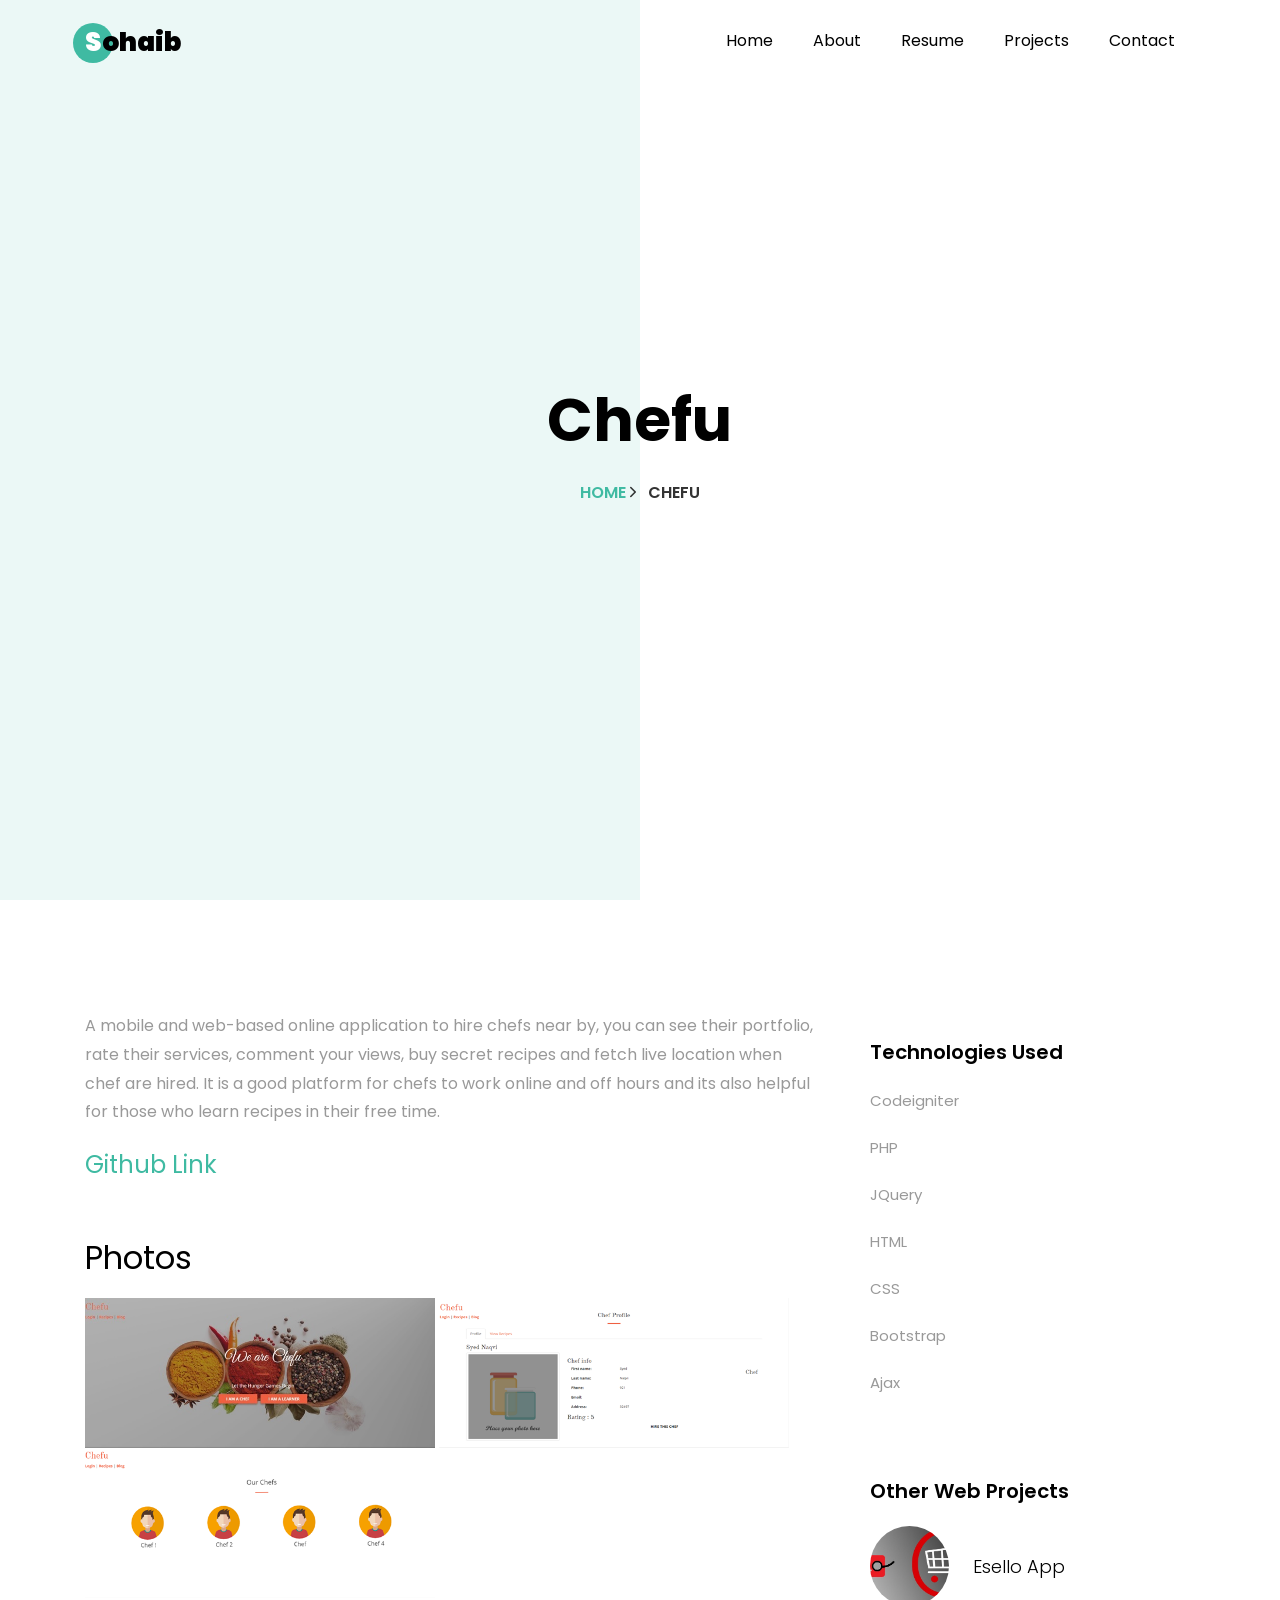
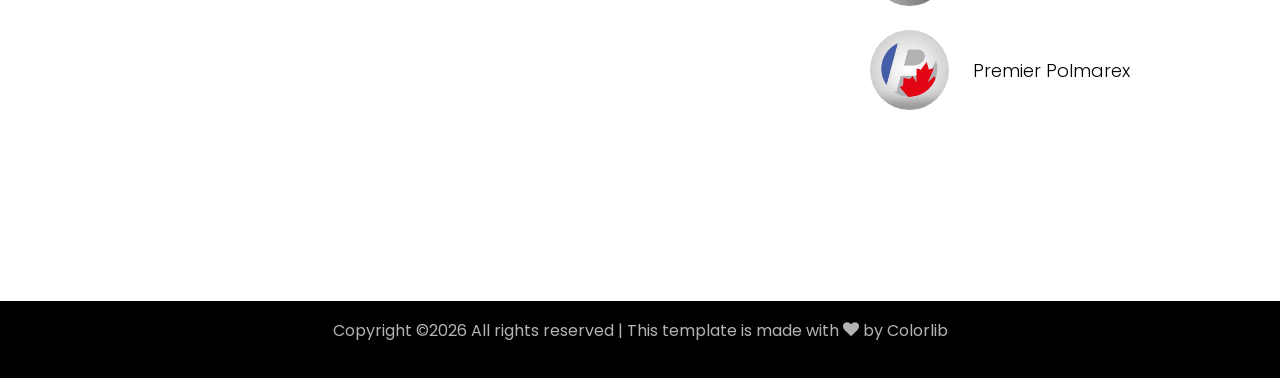
<file: chefu.html>
<!DOCTYPE html>
<html lang="en">
  <head>
    <title>Portfolio | Chefu</title>
    <meta charset="utf-8">
    <meta name="viewport" content="width=device-width, initial-scale=1, shrink-to-fit=no">
    
    <link href="https://fonts.googleapis.com/css?family=Poppins:100,200,300,400,500,600,700,800,900" rel="stylesheet">

    <link rel="stylesheet" href="css/open-iconic-bootstrap.min.css">
    <link rel="stylesheet" href="css/animate.css">
    
    <link rel="stylesheet" href="css/owl.carousel.min.css">
    <link rel="stylesheet" href="css/owl.theme.default.min.css">
    <link rel="stylesheet" href="css/magnific-popup.css">

    <link rel="stylesheet" href="css/aos.css">

    <link rel="stylesheet" href="css/ionicons.min.css">
    
    <link rel="stylesheet" href="css/flaticon.css">
    <link rel="stylesheet" href="css/icomoon.css">
    <link rel="stylesheet" href="css/style.css">
  </head>
  <body data-spy="scroll" data-target=".site-navbar-target" data-offset="300">
	  
	  
    <nav class="navbar navbar-expand-lg navbar-dark ftco_navbar ftco-navbar-light site-navbar-target" id="ftco-navbar">
	    <div class="container">
	      <a class="navbar-brand" href="/Portfolio"><span>S</span>ohaib</a>
	      <button class="navbar-toggler js-fh5co-nav-toggle fh5co-nav-toggle" type="button" data-toggle="collapse" data-target="#ftco-nav" aria-controls="ftco-nav" aria-expanded="false" aria-label="Toggle navigation">
	        <span class="oi oi-menu"></span> Menu
	      </button>

	      <div class="collapse navbar-collapse" id="ftco-nav">
	        <ul class="navbar-nav nav ml-auto">
	          <li class="nav-item"><a href="/Portfolio" class="nav-link"><span>Home</span></a></li>
	          <li class="nav-item"><a href="/Portfolio/#about-section" class="nav-link"><span>About</span></a></li>
	          <li class="nav-item"><a href="/Portfolio/#resume-section" class="nav-link"><span>Resume</span></a></li>
	          <li class="nav-item"><a href="/Portfolio/#projects-section" class="nav-link"><span>Projects</span></a></li>
	          <li class="nav-item"><a href="/Portfolio/#contact-section" class="nav-link"><span>Contact</span></a></li>
	        </ul>
	      </div>
	    </div>
	  </nav>
	  <div class="hero-wrap js-fullheight">
      <div class="overlay"></div>
      <div class="container">
        <div class="row no-gutters slider-text js-fullheight justify-content-center align-items-center">
          <div class="col-lg-10 ftco-animate d-flex align-items-center">
          	<div class="text text-center">
          		<h1 class="mb-3 bread">Chefu</h1>
	            <p class="breadcrumbs">
					<span class="mr-2"><a href="/Portfolio">Home <i class="ion-ios-arrow-forward"></i></a></span> 
					<span>Chefu</span>
				</p>
            </div>
          </div>
        </div>
      </div>
    </div>
		
		<section class="ftco-section">
      <div class="container">
        <div class="row">
          <div class="col-lg-8 ftco-animate">
			<p>A mobile and web-based online application to hire chefs near by, you can see their portfolio, rate their services, comment your views, buy secret recipes and fetch live location when chef are hired. It is a good platform for chefs to work online and off hours and its also helpful for those who learn recipes in their free time.</p>
			<a href="https://github.com/suhaibashraf/Cheffu" target="_blank"><font size="5">Github Link</font></a>
			<h2 class="mb-3"><br>Photos</h2>
			<p float="left">
			  <img src="images/C1.jpg" width="350" height="150">
			  <img src="images/C2.jpg" width="350" height="150">
			  <img src="images/C3.jpg" width="350" height="150">
			</p>
          </div> <!-- .col-md-8 -->
		  
          <div class="col-lg-4 sidebar ftco-animate">
            
            <div class="sidebar-box ftco-animate">
            	<h3 class="heading-sidebar">Technologies Used</h3>
              <ul class="categories">
                <li>Codeigniter</li>
				<li>PHP</li>
				<li>JQuery</li>
				<li>HTML</li>
				<li>CSS</li>
				<li>Bootstrap</li>
				<li>Ajax</li>
              </ul>
            </div>

            <div class="sidebar-box ftco-animate">
              <h3 class="heading-sidebar">Other Web Projects</h3>
              <div class="block-21 mb-4 d-flex">
                <a class="blog-img mr-4" style="background-image: url(images/es0.jpg);"></a>
                <div class="text">
                  <h3 class="heading"><a href="esello-app"><br>Esello App</a></h3>
                </div>
              </div>
              <div class="block-21 mb-4 d-flex">
                <a class="blog-img mr-4" style="background-image: url(images/pp0.jpg);"></a>
                <div class="text">
                  <h3 class="heading"><a href="premier-polmarex"><br>Premier Polmarex</a></h3>
                </div>
              </div>
            </div>
          </div>
        </div>
      </div>
    </section> <!-- .section -->

    <footer class="ftco-footer ftco-section">
      <div class="container">
        <div class="row">
          <div class="col-md-12 text-center">
            <p><!-- Link back to Colorlib can't be removed. Template is licensed under CC BY 3.0. -->
				Copyright &copy;<script>document.write(new Date().getFullYear());</script> All rights reserved | This template is made with <i class="icon-heart color-danger" aria-hidden="true"></i> by <a href="https://colorlib.com" target="_blank">Colorlib</a>
			<!-- Link back to Colorlib can't be removed. Template is licensed under CC BY 3.0. --></p>
          </div>
        </div>
      </div>
    </footer>
    
  

  <!-- loader -->
  <div id="ftco-loader" class="show fullscreen"><svg class="circular" width="48px" height="48px"><circle class="path-bg" cx="24" cy="24" r="22" fill="none" stroke-width="4" stroke="#eeeeee"/><circle class="path" cx="24" cy="24" r="22" fill="none" stroke-width="4" stroke-miterlimit="10" stroke="#F96D00"/></svg></div>


  <script src="js/jquery.min.js"></script>
  <script src="js/jquery-migrate-3.0.1.min.js"></script>
  <script src="js/popper.min.js"></script>
  <script src="js/bootstrap.min.js"></script>
  <script src="js/jquery.easing.1.3.js"></script>
  <script src="js/jquery.waypoints.min.js"></script>
  <script src="js/jquery.stellar.min.js"></script>
  <script src="js/owl.carousel.min.js"></script>
  <script src="js/jquery.magnific-popup.min.js"></script>
  <script src="js/aos.js"></script>
  <script src="js/jquery.animateNumber.min.js"></script>
  <script src="js/scrollax.min.js"></script>
  
  <script src="js/main.js"></script>
    
  </body>
</html>
</file>
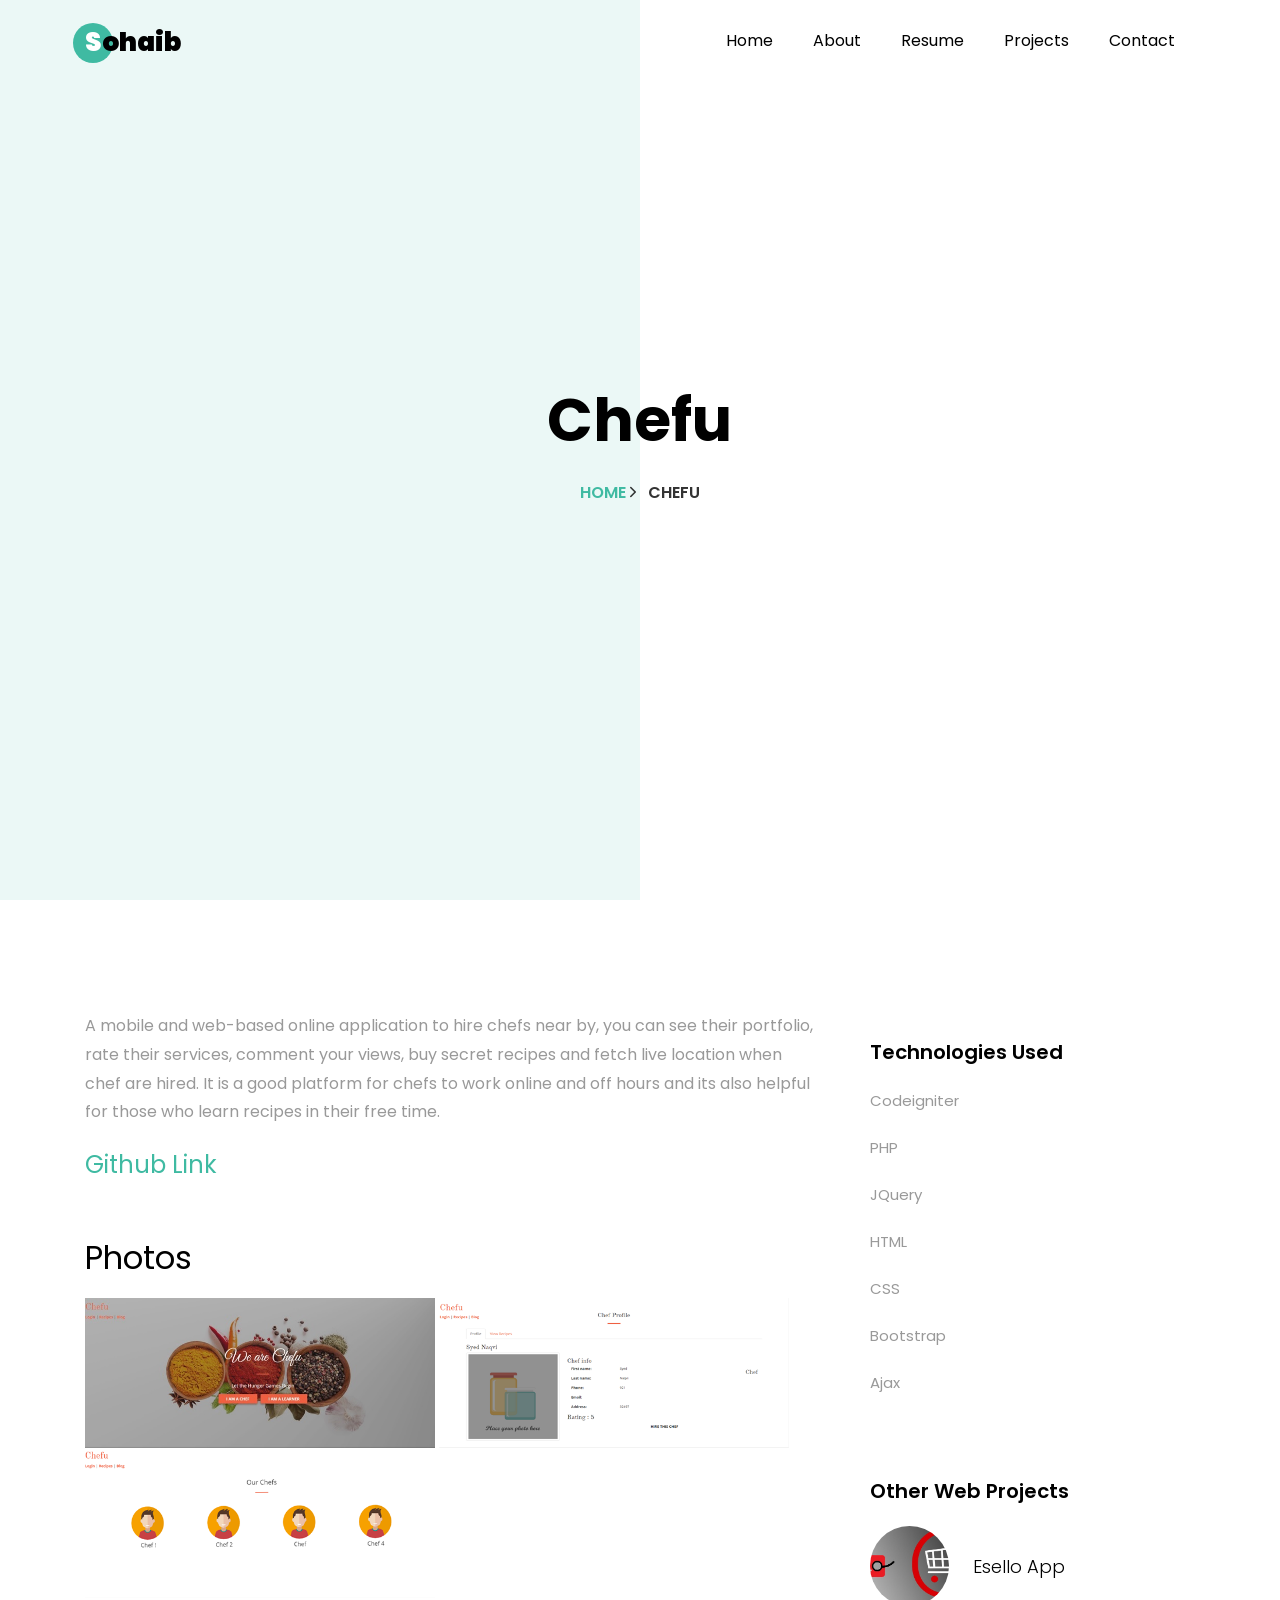
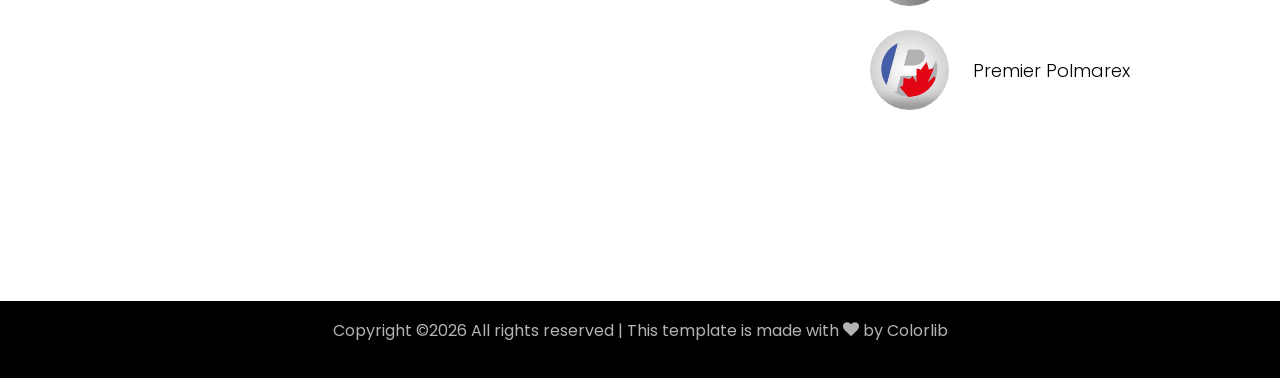
<file: Chefu.html>
<!DOCTYPE html>
<html lang="en">
  <head>
    <title>Portfolio | Chefu</title>
    <meta charset="utf-8">
    <meta name="viewport" content="width=device-width, initial-scale=1, shrink-to-fit=no">
    
    <link href="https://fonts.googleapis.com/css?family=Poppins:100,200,300,400,500,600,700,800,900" rel="stylesheet">

    <link rel="stylesheet" href="css/open-iconic-bootstrap.min.css">
    <link rel="stylesheet" href="css/animate.css">
    
    <link rel="stylesheet" href="css/owl.carousel.min.css">
    <link rel="stylesheet" href="css/owl.theme.default.min.css">
    <link rel="stylesheet" href="css/magnific-popup.css">

    <link rel="stylesheet" href="css/aos.css">

    <link rel="stylesheet" href="css/ionicons.min.css">
    
    <link rel="stylesheet" href="css/flaticon.css">
    <link rel="stylesheet" href="css/icomoon.css">
    <link rel="stylesheet" href="css/style.css">
  </head>
  <body data-spy="scroll" data-target=".site-navbar-target" data-offset="300">
	  
	  
    <nav class="navbar navbar-expand-lg navbar-dark ftco_navbar ftco-navbar-light site-navbar-target" id="ftco-navbar">
	    <div class="container">
	      <a class="navbar-brand" href="index.html"><span>S</span>ohaib</a>
	      <button class="navbar-toggler js-fh5co-nav-toggle fh5co-nav-toggle" type="button" data-toggle="collapse" data-target="#ftco-nav" aria-controls="ftco-nav" aria-expanded="false" aria-label="Toggle navigation">
	        <span class="oi oi-menu"></span> Menu
	      </button>

	      <div class="collapse navbar-collapse" id="ftco-nav">
	        <ul class="navbar-nav nav ml-auto">
	          <li class="nav-item"><a href="index.html" class="nav-link"><span>Home</span></a></li>
	          <li class="nav-item"><a href="index.html#about-section" class="nav-link"><span>About</span></a></li>
	          <li class="nav-item"><a href="index.html#resume-section" class="nav-link"><span>Resume</span></a></li>
	          <li class="nav-item"><a href="index.html#projects-section" class="nav-link"><span>Projects</span></a></li>
	          <li class="nav-item"><a href="index.html#contact-section" class="nav-link"><span>Contact</span></a></li>
	        </ul>
	      </div>
	    </div>
	  </nav>
	  <div class="hero-wrap js-fullheight">
      <div class="overlay"></div>
      <div class="container">
        <div class="row no-gutters slider-text js-fullheight justify-content-center align-items-center">
          <div class="col-lg-10 ftco-animate d-flex align-items-center">
          	<div class="text text-center">
          		<h1 class="mb-3 bread">Chefu</h1>
	            <p class="breadcrumbs">
					<span class="mr-2"><a href="index.html">Home <i class="ion-ios-arrow-forward"></i></a></span> 
					<span>Chefu</span>
				</p>
            </div>
          </div>
        </div>
      </div>
    </div>
		
		<section class="ftco-section">
      <div class="container">
        <div class="row">
          <div class="col-lg-8 ftco-animate">
			<p>A mobile and web-based online application to hire chefs near by, you can see their portfolio, rate their services, comment your views, buy secret recipes and fetch live location when chef are hired. It is a good platform for chefs to work online and off hours and its also helpful for those who learn recipes in their free time.</p>
			<a href="https://github.com/suhaibashraf/Cheffu" target="_blank"><font size="5">Github Link</font></a>
			<h2 class="mb-3"><br>Photos</h2>
			<p float="left">
			  <img src="images/C1.jpg" width="350" height="150">
			  <img src="images/C2.jpg" width="350" height="150">
			  <img src="images/C3.jpg" width="350" height="150">
			</p>
          </div> <!-- .col-md-8 -->
		  
          <div class="col-lg-4 sidebar ftco-animate">
            
            <div class="sidebar-box ftco-animate">
            	<h3 class="heading-sidebar">Technologies Used</h3>
              <ul class="categories">
                <li>Codeigniter</li>
				<li>PHP</li>
				<li>JQuery</li>
				<li>HTML</li>
				<li>CSS</li>
				<li>Bootstrap</li>
				<li>Ajax</li>
              </ul>
            </div>

            <div class="sidebar-box ftco-animate">
              <h3 class="heading-sidebar">Other Web Projects</h3>
              <div class="block-21 mb-4 d-flex">
                <a class="blog-img mr-4" style="background-image: url(images/es0.jpg);"></a>
                <div class="text">
                  <h3 class="heading"><a href="Esello-app.html"><br>Esello App</a></h3>
                </div>
              </div>
              <div class="block-21 mb-4 d-flex">
                <a class="blog-img mr-4" style="background-image: url(images/pp0.jpg);"></a>
                <div class="text">
                  <h3 class="heading"><a href="Premier-polmarex.html"><br>Premier Polmarex</a></h3>
                </div>
              </div>
            </div>
          </div>
        </div>
      </div>
    </section> <!-- .section -->

    <footer class="ftco-footer ftco-section">
      <div class="container">
        <div class="row">
          <div class="col-md-12 text-center">
            <p><!-- Link back to Colorlib can't be removed. Template is licensed under CC BY 3.0. -->
				Copyright &copy;<script>document.write(new Date().getFullYear());</script> All rights reserved | This template is made with <i class="icon-heart color-danger" aria-hidden="true"></i> by <a href="https://colorlib.com" target="_blank">Colorlib</a>
			<!-- Link back to Colorlib can't be removed. Template is licensed under CC BY 3.0. --></p>
          </div>
        </div>
      </div>
    </footer>
    
  

  <!-- loader -->
  <div id="ftco-loader" class="show fullscreen"><svg class="circular" width="48px" height="48px"><circle class="path-bg" cx="24" cy="24" r="22" fill="none" stroke-width="4" stroke="#eeeeee"/><circle class="path" cx="24" cy="24" r="22" fill="none" stroke-width="4" stroke-miterlimit="10" stroke="#F96D00"/></svg></div>


  <script src="js/jquery.min.js"></script>
  <script src="js/jquery-migrate-3.0.1.min.js"></script>
  <script src="js/popper.min.js"></script>
  <script src="js/bootstrap.min.js"></script>
  <script src="js/jquery.easing.1.3.js"></script>
  <script src="js/jquery.waypoints.min.js"></script>
  <script src="js/jquery.stellar.min.js"></script>
  <script src="js/owl.carousel.min.js"></script>
  <script src="js/jquery.magnific-popup.min.js"></script>
  <script src="js/aos.js"></script>
  <script src="js/jquery.animateNumber.min.js"></script>
  <script src="js/scrollax.min.js"></script>
  
  <script src="js/main.js"></script>
    
  </body>
</html>
</file>
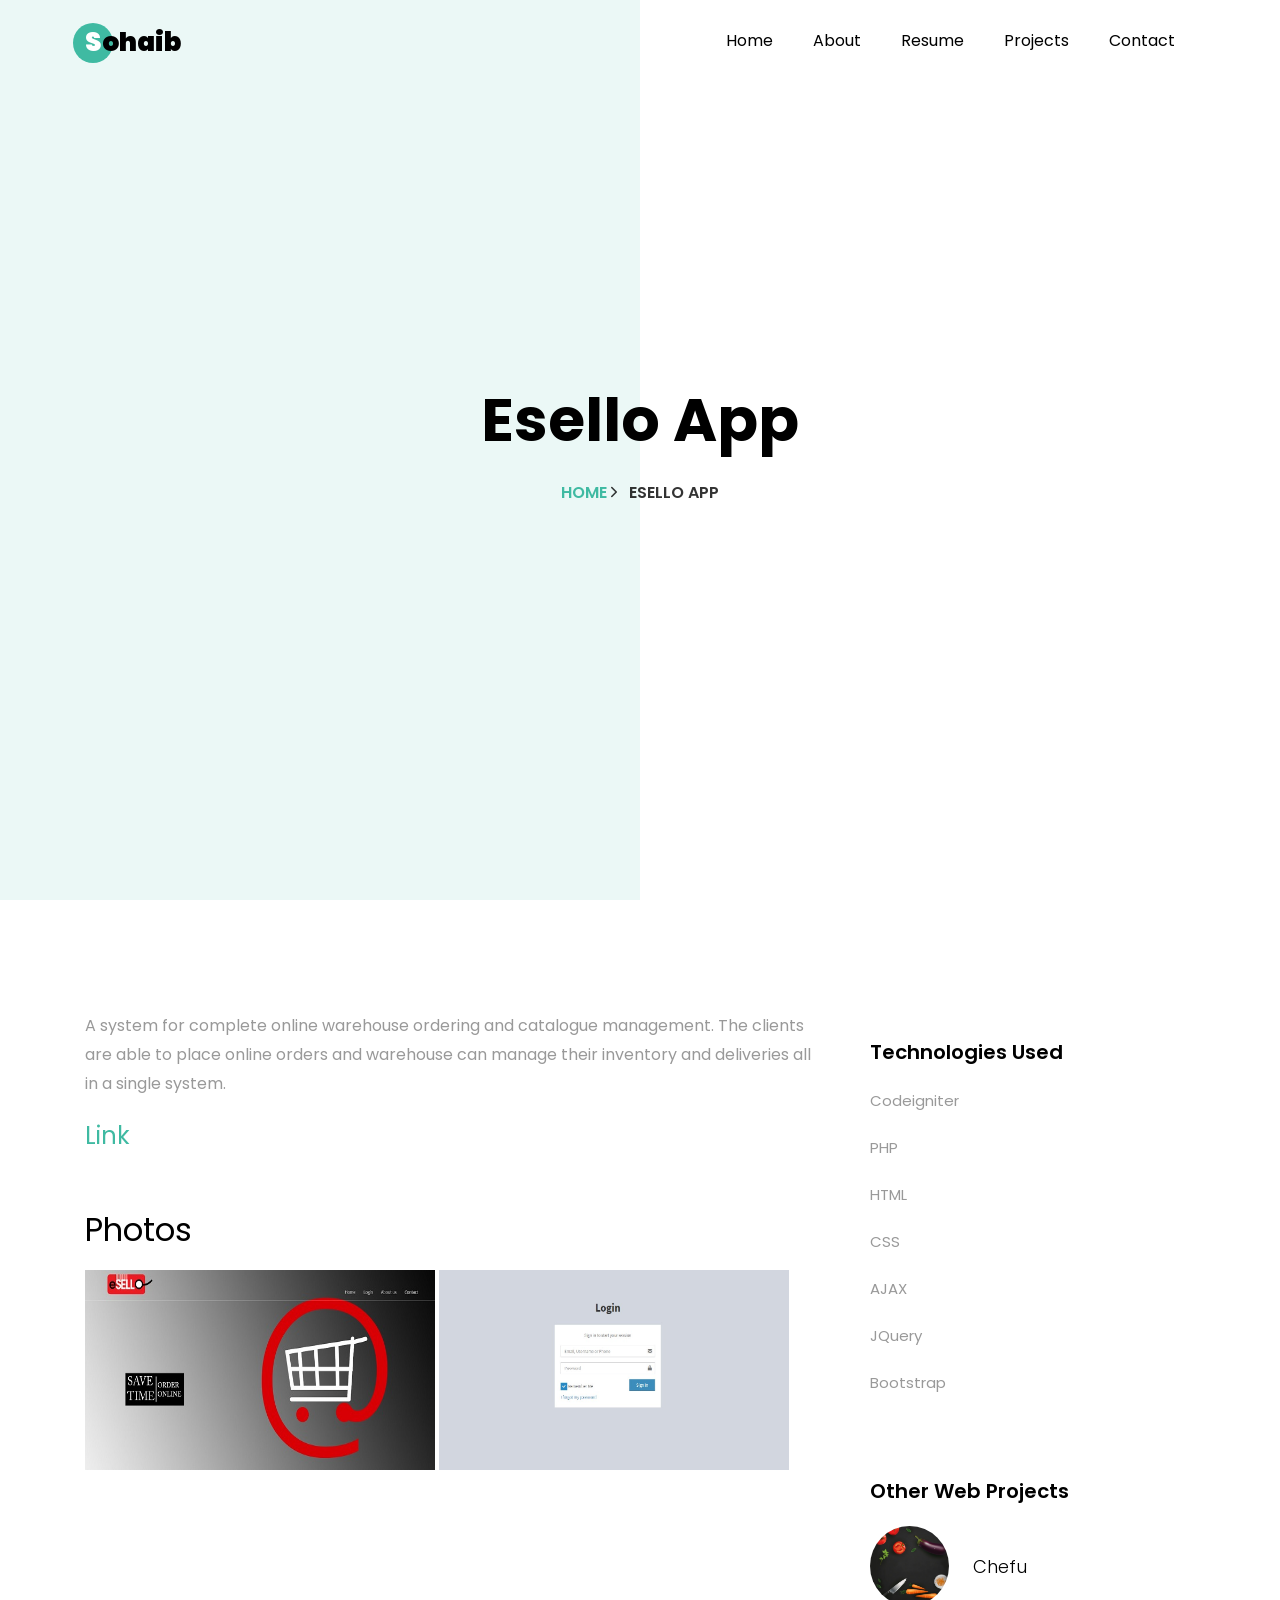
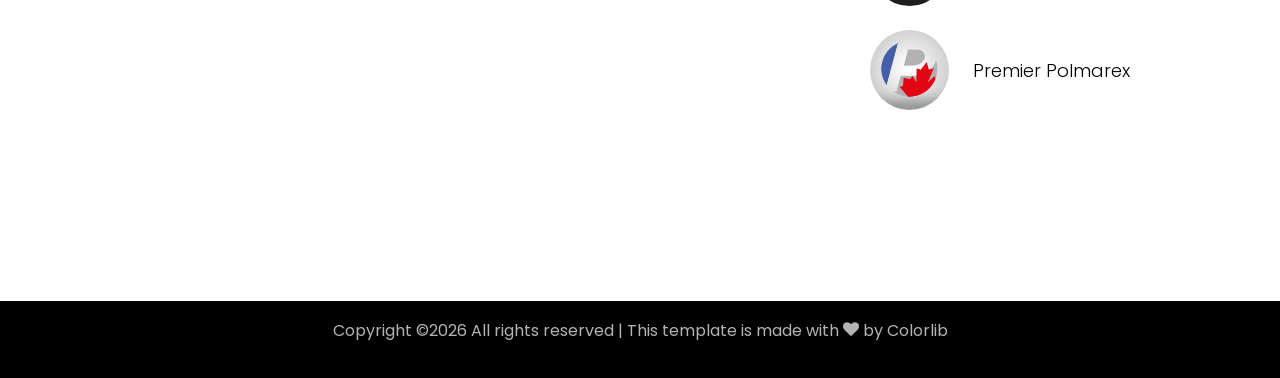
<file: esello-app.html>
<!DOCTYPE html>
<html lang="en">
  <head>
    <title>Portfolio | Esello App</title>
    <meta charset="utf-8">
    <meta name="viewport" content="width=device-width, initial-scale=1, shrink-to-fit=no">
    
    <link href="https://fonts.googleapis.com/css?family=Poppins:100,200,300,400,500,600,700,800,900" rel="stylesheet">

    <link rel="stylesheet" href="css/open-iconic-bootstrap.min.css">
    <link rel="stylesheet" href="css/animate.css">
    
    <link rel="stylesheet" href="css/owl.carousel.min.css">
    <link rel="stylesheet" href="css/owl.theme.default.min.css">
    <link rel="stylesheet" href="css/magnific-popup.css">

    <link rel="stylesheet" href="css/aos.css">

    <link rel="stylesheet" href="css/ionicons.min.css">
    
    <link rel="stylesheet" href="css/flaticon.css">
    <link rel="stylesheet" href="css/icomoon.css">
    <link rel="stylesheet" href="css/style.css">
  </head>
  <body data-spy="scroll" data-target=".site-navbar-target" data-offset="300">
	  
	  
    <nav class="navbar navbar-expand-lg navbar-dark ftco_navbar ftco-navbar-light site-navbar-target" id="ftco-navbar">
	    <div class="container">
	      <a class="navbar-brand" href="/Portfolio"><span>S</span>ohaib</a>
	      <button class="navbar-toggler js-fh5co-nav-toggle fh5co-nav-toggle" type="button" data-toggle="collapse" data-target="#ftco-nav" aria-controls="ftco-nav" aria-expanded="false" aria-label="Toggle navigation">
	        <span class="oi oi-menu"></span> Menu
	      </button>

	      <div class="collapse navbar-collapse" id="ftco-nav">
	        <ul class="navbar-nav nav ml-auto">
	          <li class="nav-item"><a href="/Portfolio" class="nav-link"><span>Home</span></a></li>
	          <li class="nav-item"><a href="/Portfolio/#about-section" class="nav-link"><span>About</span></a></li>
	          <li class="nav-item"><a href="/Portfolio/#resume-section" class="nav-link"><span>Resume</span></a></li>
	          <li class="nav-item"><a href="/Portfolio/#projects-section" class="nav-link"><span>Projects</span></a></li>
	          <li class="nav-item"><a href="/Portfolio/#contact-section" class="nav-link"><span>Contact</span></a></li>
	        </ul>
	      </div>
	    </div>
	  </nav>
	  <div class="hero-wrap js-fullheight">
      <div class="overlay"></div>
      <div class="container">
        <div class="row no-gutters slider-text js-fullheight justify-content-center align-items-center">
          <div class="col-lg-10 ftco-animate d-flex align-items-center">
          	<div class="text text-center">
          		<h1 class="mb-3 bread">Esello App</h1>
	            <p class="breadcrumbs">
					<span class="mr-2"><a href="/Portfolio">Home <i class="ion-ios-arrow-forward"></i></a></span> 
					<span>Esello App</span>
				</p>
            </div>
          </div>
        </div>
      </div>
    </div>
		
		<section class="ftco-section">
      <div class="container">
        <div class="row">
          <div class="col-lg-8 ftco-animate">
			<p>A system for complete online warehouse ordering and catalogue management. The clients are able to place online orders and warehouse can manage their inventory and deliveries all in a single system.</p>
			<a href="https://www.eselloapp.com/" target="_blank"><font size="5">Link</font></a>
			<h2 class="mb-3"><br>Photos</h2>
			<p float="left">
			  <img src="images/es1.jpg" width="350" height="200">
			  <img src="images/es2.jpg" width="350" height="200">
			</p>
          </div> <!-- .col-md-8 -->
		  
          <div class="col-lg-4 sidebar ftco-animate">
            
            <div class="sidebar-box ftco-animate">
            	<h3 class="heading-sidebar">Technologies Used</h3>
              <ul class="categories">
                <li>Codeigniter</li>
				<li>PHP</li>
				<li>HTML</li>
				<li>CSS</li>
				<li>AJAX</li>
				<li>JQuery</li>
				<li>Bootstrap</li>
              </ul>
            </div>

            <div class="sidebar-box ftco-animate">
              <h3 class="heading-sidebar">Other Web Projects</h3>
              <div class="block-21 mb-4 d-flex">
                <a class="blog-img mr-4" style="background-image: url(images/C0.jpg);"></a>
                <div class="text">
                  <h3 class="heading"><a href="chefu"><br>Chefu</a></h3>
                </div>
              </div>
              <div class="block-21 mb-4 d-flex">
                <a class="blog-img mr-4" style="background-image: url(images/pp0.jpg);"></a>
                <div class="text">
                  <h3 class="heading"><a href="premier-polmarex"><br>Premier Polmarex</a></h3>
                </div>
              </div>
            </div>
          </div>
        </div>
      </div>
    </section> <!-- .section -->

    <footer class="ftco-footer ftco-section">
      <div class="container">
        <div class="row">
          <div class="col-md-12 text-center">
            <p><!-- Link back to Colorlib can't be removed. Template is licensed under CC BY 3.0. -->
				Copyright &copy;<script>document.write(new Date().getFullYear());</script> All rights reserved | This template is made with <i class="icon-heart color-danger" aria-hidden="true"></i> by <a href="https://colorlib.com" target="_blank">Colorlib</a>
			<!-- Link back to Colorlib can't be removed. Template is licensed under CC BY 3.0. --></p>
          </div>
        </div>
      </div>
    </footer>
    
  

  <!-- loader -->
  <div id="ftco-loader" class="show fullscreen"><svg class="circular" width="48px" height="48px"><circle class="path-bg" cx="24" cy="24" r="22" fill="none" stroke-width="4" stroke="#eeeeee"/><circle class="path" cx="24" cy="24" r="22" fill="none" stroke-width="4" stroke-miterlimit="10" stroke="#F96D00"/></svg></div>


  <script src="js/jquery.min.js"></script>
  <script src="js/jquery-migrate-3.0.1.min.js"></script>
  <script src="js/popper.min.js"></script>
  <script src="js/bootstrap.min.js"></script>
  <script src="js/jquery.easing.1.3.js"></script>
  <script src="js/jquery.waypoints.min.js"></script>
  <script src="js/jquery.stellar.min.js"></script>
  <script src="js/owl.carousel.min.js"></script>
  <script src="js/jquery.magnific-popup.min.js"></script>
  <script src="js/aos.js"></script>
  <script src="js/jquery.animateNumber.min.js"></script>
  <script src="js/scrollax.min.js"></script>
  
  <script src="js/main.js"></script>
    
  </body>
</html>
</file>
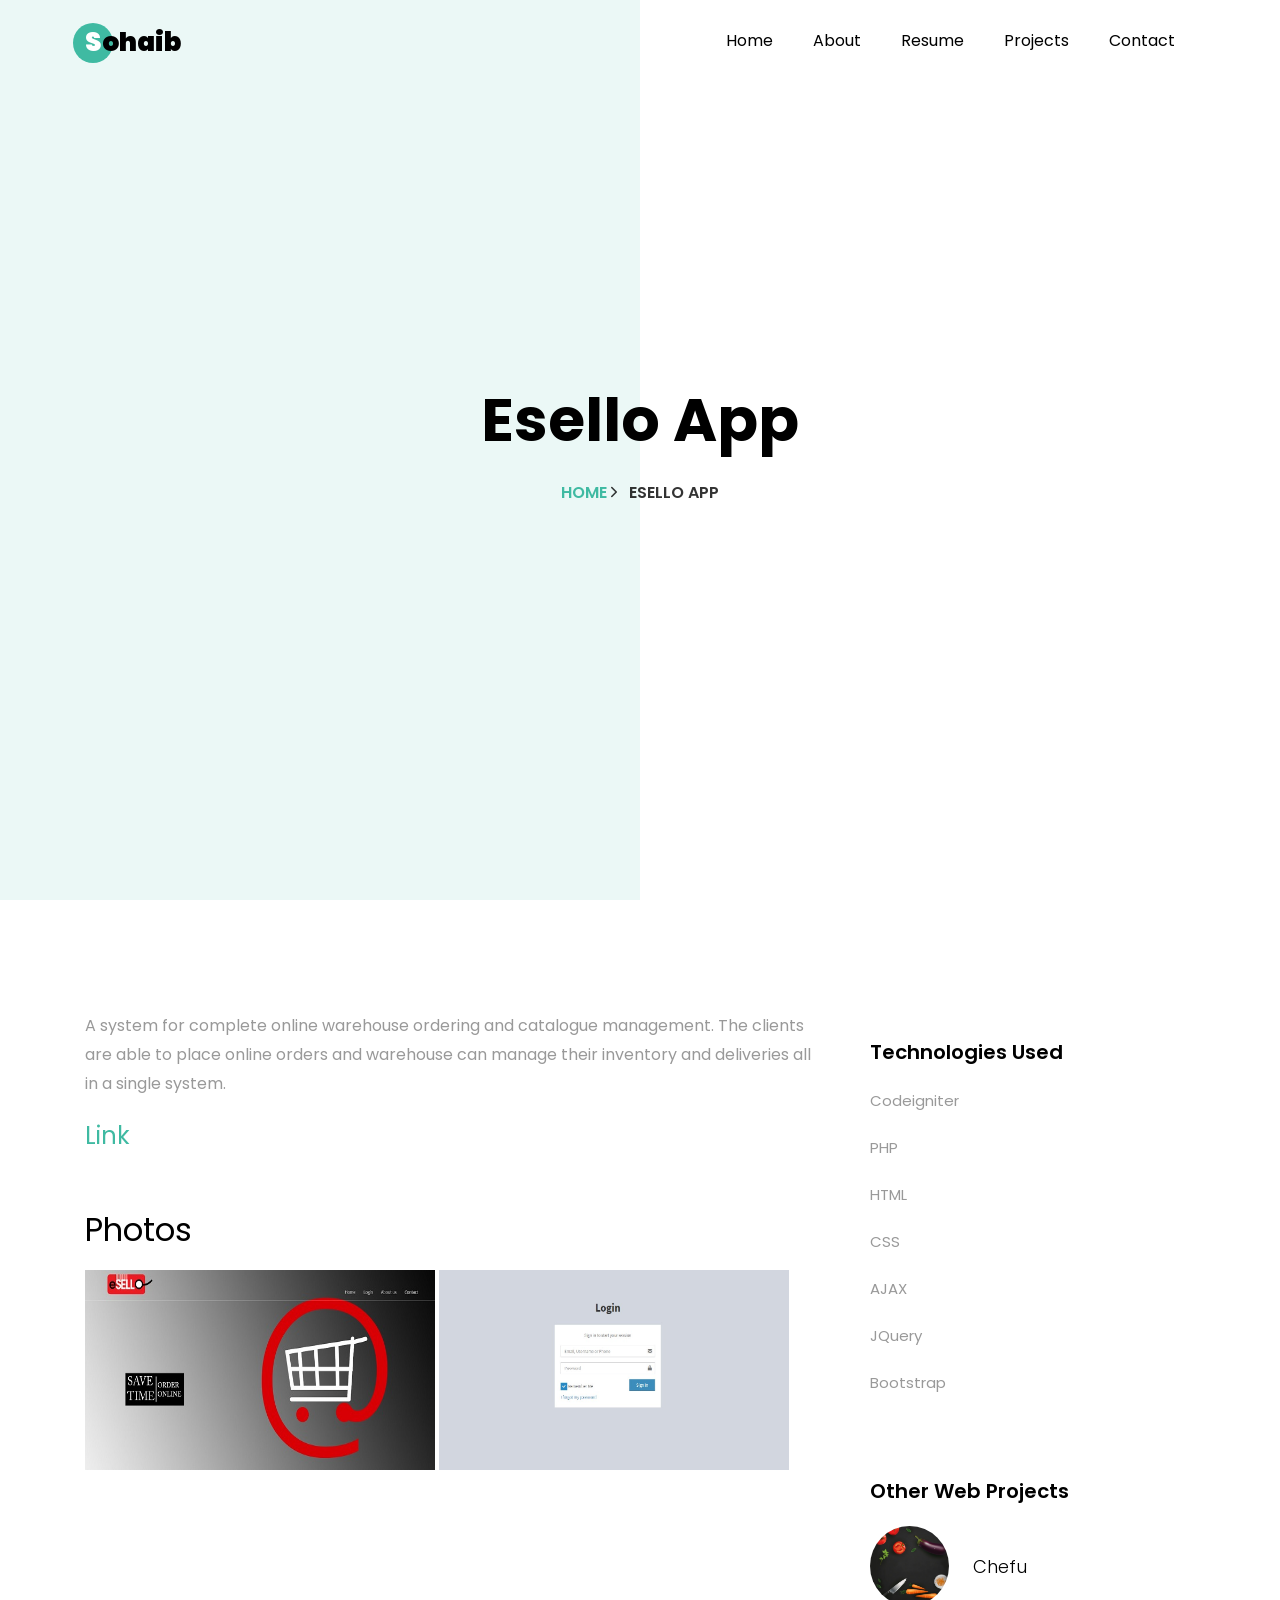
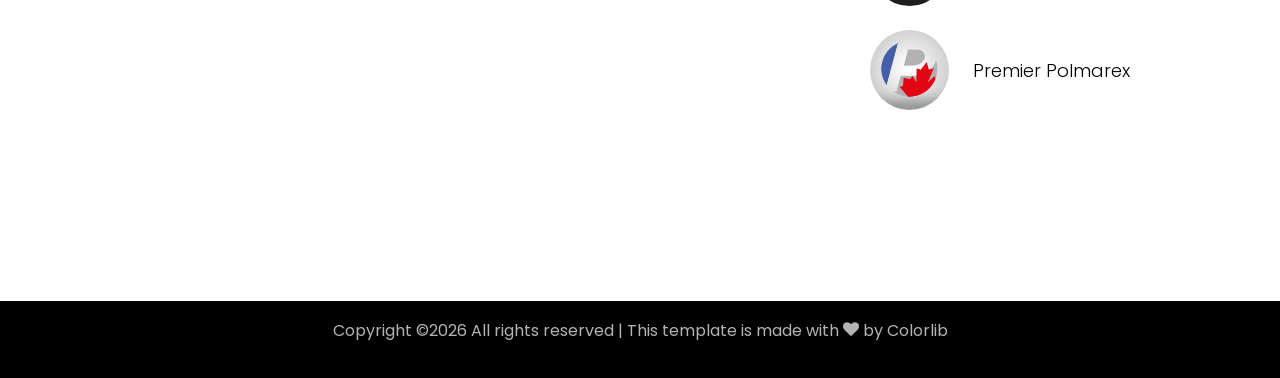
<file: Esello-app.html>
<!DOCTYPE html>
<html lang="en">
  <head>
    <title>Portfolio | Esello App</title>
    <meta charset="utf-8">
    <meta name="viewport" content="width=device-width, initial-scale=1, shrink-to-fit=no">
    
    <link href="https://fonts.googleapis.com/css?family=Poppins:100,200,300,400,500,600,700,800,900" rel="stylesheet">

    <link rel="stylesheet" href="css/open-iconic-bootstrap.min.css">
    <link rel="stylesheet" href="css/animate.css">
    
    <link rel="stylesheet" href="css/owl.carousel.min.css">
    <link rel="stylesheet" href="css/owl.theme.default.min.css">
    <link rel="stylesheet" href="css/magnific-popup.css">

    <link rel="stylesheet" href="css/aos.css">

    <link rel="stylesheet" href="css/ionicons.min.css">
    
    <link rel="stylesheet" href="css/flaticon.css">
    <link rel="stylesheet" href="css/icomoon.css">
    <link rel="stylesheet" href="css/style.css">
  </head>
  <body data-spy="scroll" data-target=".site-navbar-target" data-offset="300">
	  
	  
    <nav class="navbar navbar-expand-lg navbar-dark ftco_navbar ftco-navbar-light site-navbar-target" id="ftco-navbar">
	    <div class="container">
	      <a class="navbar-brand" href="index.html"><span>S</span>ohaib</a>
	      <button class="navbar-toggler js-fh5co-nav-toggle fh5co-nav-toggle" type="button" data-toggle="collapse" data-target="#ftco-nav" aria-controls="ftco-nav" aria-expanded="false" aria-label="Toggle navigation">
	        <span class="oi oi-menu"></span> Menu
	      </button>

	      <div class="collapse navbar-collapse" id="ftco-nav">
	        <ul class="navbar-nav nav ml-auto">
	          <li class="nav-item"><a href="index.html" class="nav-link"><span>Home</span></a></li>
	          <li class="nav-item"><a href="index.html#about-section" class="nav-link"><span>About</span></a></li>
	          <li class="nav-item"><a href="index.html#resume-section" class="nav-link"><span>Resume</span></a></li>
	          <li class="nav-item"><a href="index.html#projects-section" class="nav-link"><span>Projects</span></a></li>
	          <li class="nav-item"><a href="index.html#contact-section" class="nav-link"><span>Contact</span></a></li>
	        </ul>
	      </div>
	    </div>
	  </nav>
	  <div class="hero-wrap js-fullheight">
      <div class="overlay"></div>
      <div class="container">
        <div class="row no-gutters slider-text js-fullheight justify-content-center align-items-center">
          <div class="col-lg-10 ftco-animate d-flex align-items-center">
          	<div class="text text-center">
          		<h1 class="mb-3 bread">Esello App</h1>
	            <p class="breadcrumbs">
					<span class="mr-2"><a href="index.html">Home <i class="ion-ios-arrow-forward"></i></a></span> 
					<span>Esello App</span>
				</p>
            </div>
          </div>
        </div>
      </div>
    </div>
		
		<section class="ftco-section">
      <div class="container">
        <div class="row">
          <div class="col-lg-8 ftco-animate">
			<p>A system for complete online warehouse ordering and catalogue management. The clients are able to place online orders and warehouse can manage their inventory and deliveries all in a single system.</p>
			<a href="https://www.eselloapp.com/" target="_blank"><font size="5">Link</font></a>
			<h2 class="mb-3"><br>Photos</h2>
			<p float="left">
			  <img src="images/es1.jpg" width="350" height="200">
			  <img src="images/es2.jpg" width="350" height="200">
			</p>
          </div> <!-- .col-md-8 -->
		  
          <div class="col-lg-4 sidebar ftco-animate">
            
            <div class="sidebar-box ftco-animate">
            	<h3 class="heading-sidebar">Technologies Used</h3>
              <ul class="categories">
                <li>Codeigniter</li>
				<li>PHP</li>
				<li>HTML</li>
				<li>CSS</li>
				<li>AJAX</li>
				<li>JQuery</li>
				<li>Bootstrap</li>
              </ul>
            </div>

            <div class="sidebar-box ftco-animate">
              <h3 class="heading-sidebar">Other Web Projects</h3>
              <div class="block-21 mb-4 d-flex">
                <a class="blog-img mr-4" style="background-image: url(images/C0.jpg);"></a>
                <div class="text">
                  <h3 class="heading"><a href="Chefu.html"><br>Chefu</a></h3>
                </div>
              </div>
              <div class="block-21 mb-4 d-flex">
                <a class="blog-img mr-4" style="background-image: url(images/pp0.jpg);"></a>
                <div class="text">
                  <h3 class="heading"><a href="Premier-polmarex.html"><br>Premier Polmarex</a></h3>
                </div>
              </div>
            </div>
          </div>
        </div>
      </div>
    </section> <!-- .section -->

    <footer class="ftco-footer ftco-section">
      <div class="container">
        <div class="row">
          <div class="col-md-12 text-center">
            <p><!-- Link back to Colorlib can't be removed. Template is licensed under CC BY 3.0. -->
				Copyright &copy;<script>document.write(new Date().getFullYear());</script> All rights reserved | This template is made with <i class="icon-heart color-danger" aria-hidden="true"></i> by <a href="https://colorlib.com" target="_blank">Colorlib</a>
			<!-- Link back to Colorlib can't be removed. Template is licensed under CC BY 3.0. --></p>
          </div>
        </div>
      </div>
    </footer>
    
  

  <!-- loader -->
  <div id="ftco-loader" class="show fullscreen"><svg class="circular" width="48px" height="48px"><circle class="path-bg" cx="24" cy="24" r="22" fill="none" stroke-width="4" stroke="#eeeeee"/><circle class="path" cx="24" cy="24" r="22" fill="none" stroke-width="4" stroke-miterlimit="10" stroke="#F96D00"/></svg></div>


  <script src="js/jquery.min.js"></script>
  <script src="js/jquery-migrate-3.0.1.min.js"></script>
  <script src="js/popper.min.js"></script>
  <script src="js/bootstrap.min.js"></script>
  <script src="js/jquery.easing.1.3.js"></script>
  <script src="js/jquery.waypoints.min.js"></script>
  <script src="js/jquery.stellar.min.js"></script>
  <script src="js/owl.carousel.min.js"></script>
  <script src="js/jquery.magnific-popup.min.js"></script>
  <script src="js/aos.js"></script>
  <script src="js/jquery.animateNumber.min.js"></script>
  <script src="js/scrollax.min.js"></script>
  
  <script src="js/main.js"></script>
    
  </body>
</html>
</file>
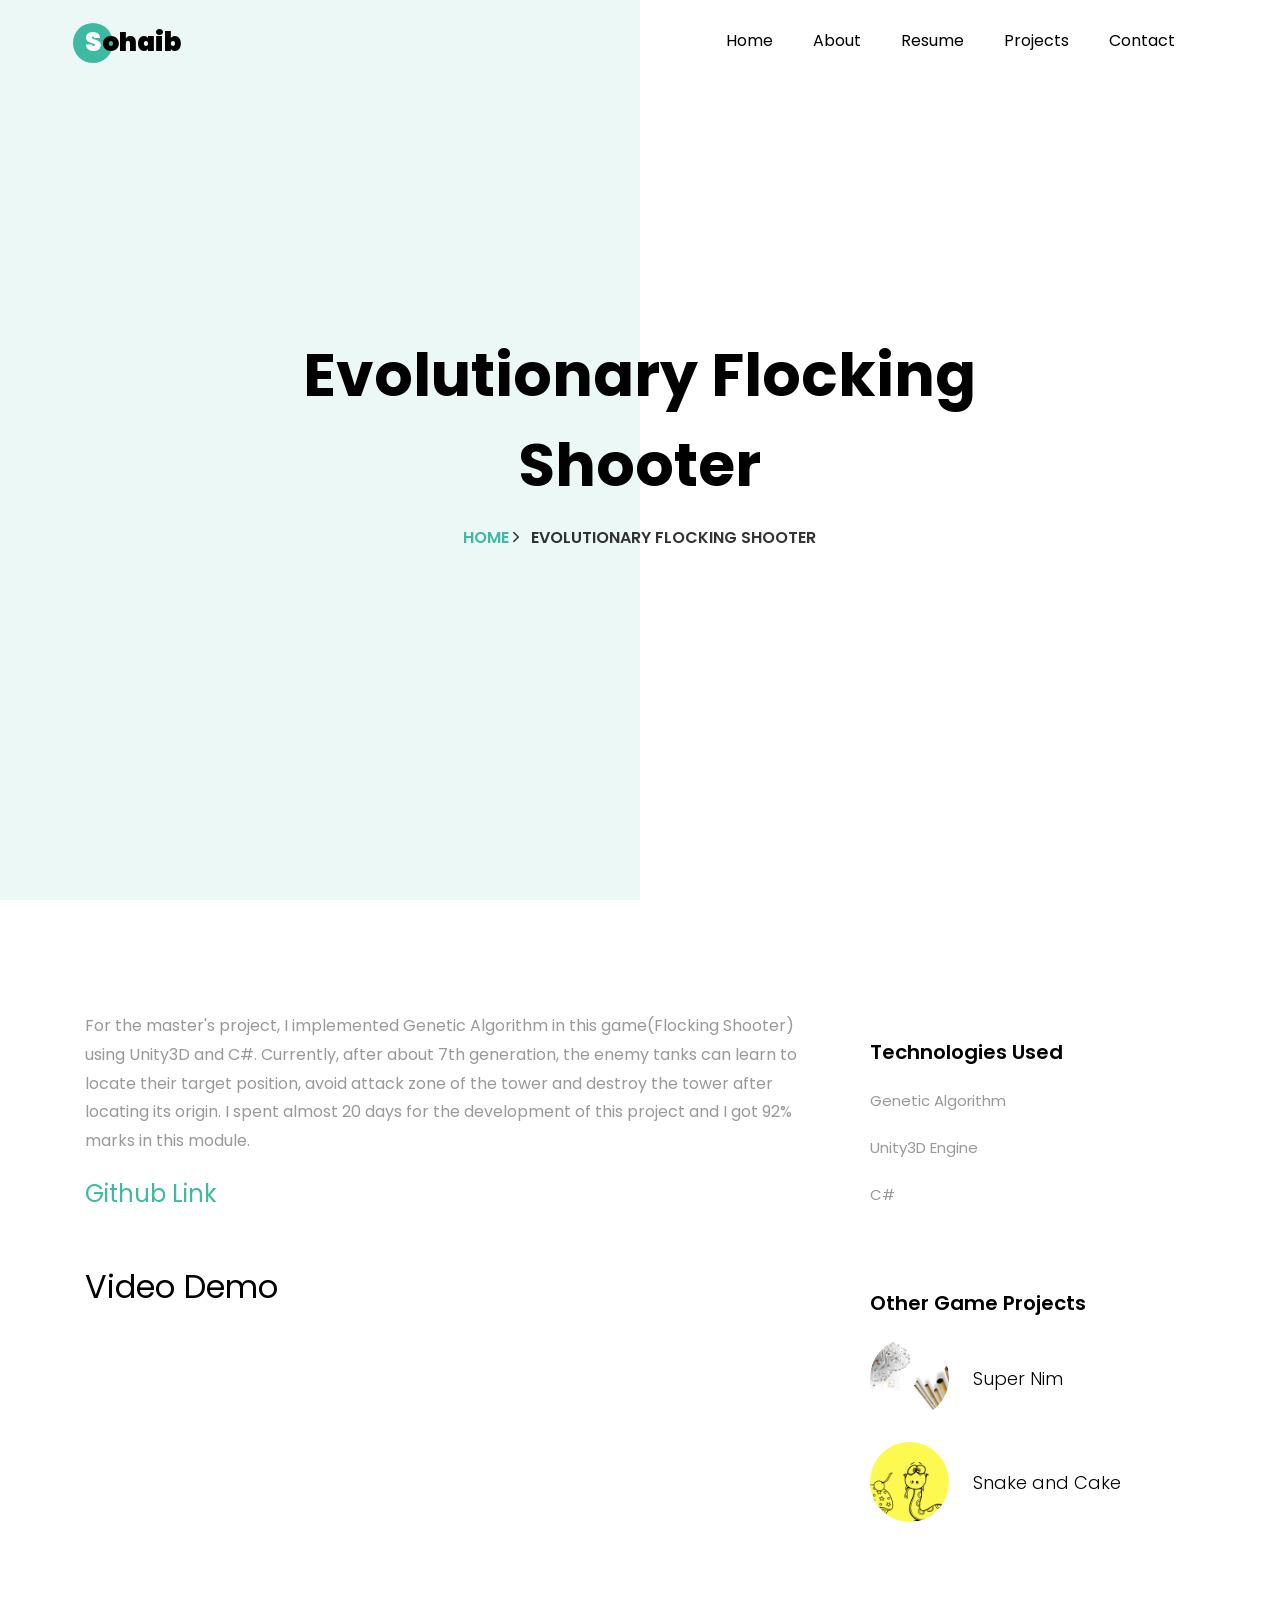
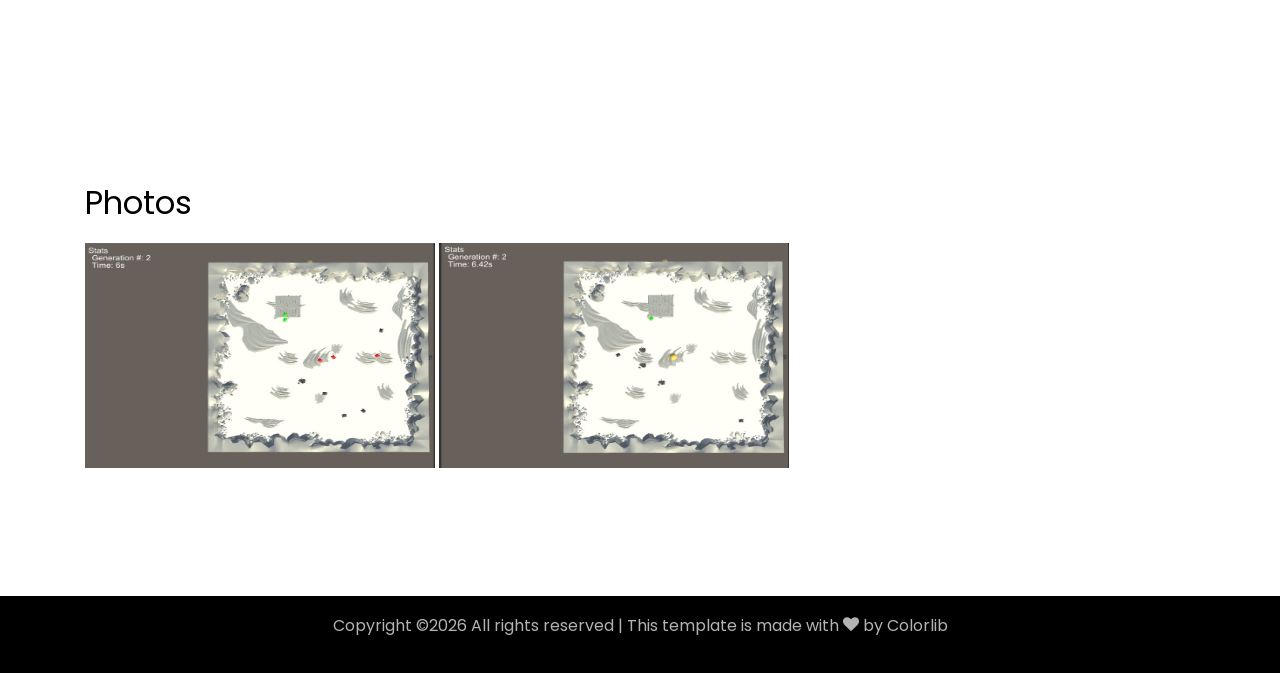
<file: evolutionary-flocking-shooter.html>
<!DOCTYPE html>
<html lang="en">
  <head>
    <title>Portfolio | Evolutionary Flocking Shooter</title>
    <meta charset="utf-8">
    <meta name="viewport" content="width=device-width, initial-scale=1, shrink-to-fit=no">
    
    <link href="https://fonts.googleapis.com/css?family=Poppins:100,200,300,400,500,600,700,800,900" rel="stylesheet">

    <link rel="stylesheet" href="css/open-iconic-bootstrap.min.css">
    <link rel="stylesheet" href="css/animate.css">
    
    <link rel="stylesheet" href="css/owl.carousel.min.css">
    <link rel="stylesheet" href="css/owl.theme.default.min.css">
    <link rel="stylesheet" href="css/magnific-popup.css">

    <link rel="stylesheet" href="css/aos.css">

    <link rel="stylesheet" href="css/ionicons.min.css">
    
    <link rel="stylesheet" href="css/flaticon.css">
    <link rel="stylesheet" href="css/icomoon.css">
    <link rel="stylesheet" href="css/style.css">
  </head>
  <body data-spy="scroll" data-target=".site-navbar-target" data-offset="300">
	  
	  
    <nav class="navbar navbar-expand-lg navbar-dark ftco_navbar ftco-navbar-light site-navbar-target" id="ftco-navbar">
	    <div class="container">
	      <a class="navbar-brand" href="/Portfolio"><span>S</span>ohaib</a>
	      <button class="navbar-toggler js-fh5co-nav-toggle fh5co-nav-toggle" type="button" data-toggle="collapse" data-target="#ftco-nav" aria-controls="ftco-nav" aria-expanded="false" aria-label="Toggle navigation">
	        <span class="oi oi-menu"></span> Menu
	      </button>

	      <div class="collapse navbar-collapse" id="ftco-nav">
	        <ul class="navbar-nav nav ml-auto">
	          <li class="nav-item"><a href="/Portfolio" class="nav-link"><span>Home</span></a></li>
	          <li class="nav-item"><a href="/Portfolio/#about-section" class="nav-link"><span>About</span></a></li>
	          <li class="nav-item"><a href="/Portfolio/#resume-section" class="nav-link"><span>Resume</span></a></li>
	          <li class="nav-item"><a href="/Portfolio/#projects-section" class="nav-link"><span>Projects</span></a></li>
	          <li class="nav-item"><a href="/Portfolio/#contact-section" class="nav-link"><span>Contact</span></a></li>
	        </ul>
	      </div>
	    </div>
	  </nav>
	  <div class="hero-wrap js-fullheight">
      <div class="overlay"></div>
      <div class="container">
        <div class="row no-gutters slider-text js-fullheight justify-content-center align-items-center">
          <div class="col-lg-10 ftco-animate d-flex align-items-center">
          	<div class="text text-center">
          		<h1 class="mb-3 bread">Evolutionary Flocking Shooter</h1>
	            <p class="breadcrumbs">
					<span class="mr-2"><a href="/Portfolio">Home <i class="ion-ios-arrow-forward"></i></a></span> 
					<span>Evolutionary Flocking Shooter</span>
				</p>
            </div>
          </div>
        </div>
      </div>
    </div>
		
		<section class="ftco-section">
      <div class="container">
        <div class="row">
          <div class="col-lg-8 ftco-animate">
			<p>For the master's project, I implemented Genetic Algorithm in this game(Flocking Shooter) using Unity3D and C#.
			Currently, after about 7th generation, the enemy tanks can learn to locate their target position, avoid attack zone of the tower and destroy the tower after locating its origin. I spent almost 20 days for the development of this project and I got 92% marks in this module.</p>
			<a href="https://github.com/suhaibashraf/Evolutionary-Flocking-Shooter" target="_blank"><font size="5">Github Link</font></a>
			<h2 class="mb-3"><br>Video Demo</h2>
			<iframe style="text-align : center;" width="700" height="394" src="https://www.youtube.com/embed/A9k6WBoY548" frameborder="0" allow="accelerometer; autoplay; encrypted-media; gyroscope; picture-in-picture" allowfullscreen=""></iframe>
			<h2 class="mb-3"><br>Photos</h2>
			<p float="left">
			  <img src="images/FS10.jpg" width="350" height="225">
			  <img src="images/FS5.jpg" width="350" height="225">
			</p>
          </div> <!-- .col-md-8 -->
		  
          <div class="col-lg-4 sidebar ftco-animate">
            
            <div class="sidebar-box ftco-animate">
            	<h3 class="heading-sidebar">Technologies Used</h3>
              <ul class="categories">
                <li>Genetic Algorithm</li>
				<li>Unity3D Engine</li>
				<li>C#</li>
              </ul>
            </div>

            <div class="sidebar-box ftco-animate">
              <h3 class="heading-sidebar">Other Game Projects</h3>
              <div class="block-21 mb-4 d-flex">
                <a class="blog-img mr-4" style="background-image: url(images/sn0.jpg);"></a>
                <div class="text">
                  <h3 class="heading"><a href="super-nim"><br>Super Nim</a></h3>
                </div>
              </div>
              <div class="block-21 mb-4 d-flex">
                <a class="blog-img mr-4" style="background-image: url(images/sc0.jpg);"></a>
                <div class="text">
                  <h3 class="heading"><a href="snake-and-cake"><br>Snake and Cake</a></h3>
                </div>
              </div>
            </div>
          </div>
        </div>
      </div>
    </section> <!-- .section -->

    <footer class="ftco-footer ftco-section">
      <div class="container">
        <div class="row">
          <div class="col-md-12 text-center">
            <p><!-- Link back to Colorlib can't be removed. Template is licensed under CC BY 3.0. -->
				Copyright &copy;<script>document.write(new Date().getFullYear());</script> All rights reserved | This template is made with <i class="icon-heart color-danger" aria-hidden="true"></i> by <a href="https://colorlib.com" target="_blank">Colorlib</a>
			<!-- Link back to Colorlib can't be removed. Template is licensed under CC BY 3.0. --></p>
          </div>
        </div>
      </div>
    </footer>
    
  

  <!-- loader -->
  <div id="ftco-loader" class="show fullscreen"><svg class="circular" width="48px" height="48px"><circle class="path-bg" cx="24" cy="24" r="22" fill="none" stroke-width="4" stroke="#eeeeee"/><circle class="path" cx="24" cy="24" r="22" fill="none" stroke-width="4" stroke-miterlimit="10" stroke="#F96D00"/></svg></div>


  <script src="js/jquery.min.js"></script>
  <script src="js/jquery-migrate-3.0.1.min.js"></script>
  <script src="js/popper.min.js"></script>
  <script src="js/bootstrap.min.js"></script>
  <script src="js/jquery.easing.1.3.js"></script>
  <script src="js/jquery.waypoints.min.js"></script>
  <script src="js/jquery.stellar.min.js"></script>
  <script src="js/owl.carousel.min.js"></script>
  <script src="js/jquery.magnific-popup.min.js"></script>
  <script src="js/aos.js"></script>
  <script src="js/jquery.animateNumber.min.js"></script>
  <script src="js/scrollax.min.js"></script>
  
  <script src="js/main.js"></script>
    
  </body>
</html>
</file>
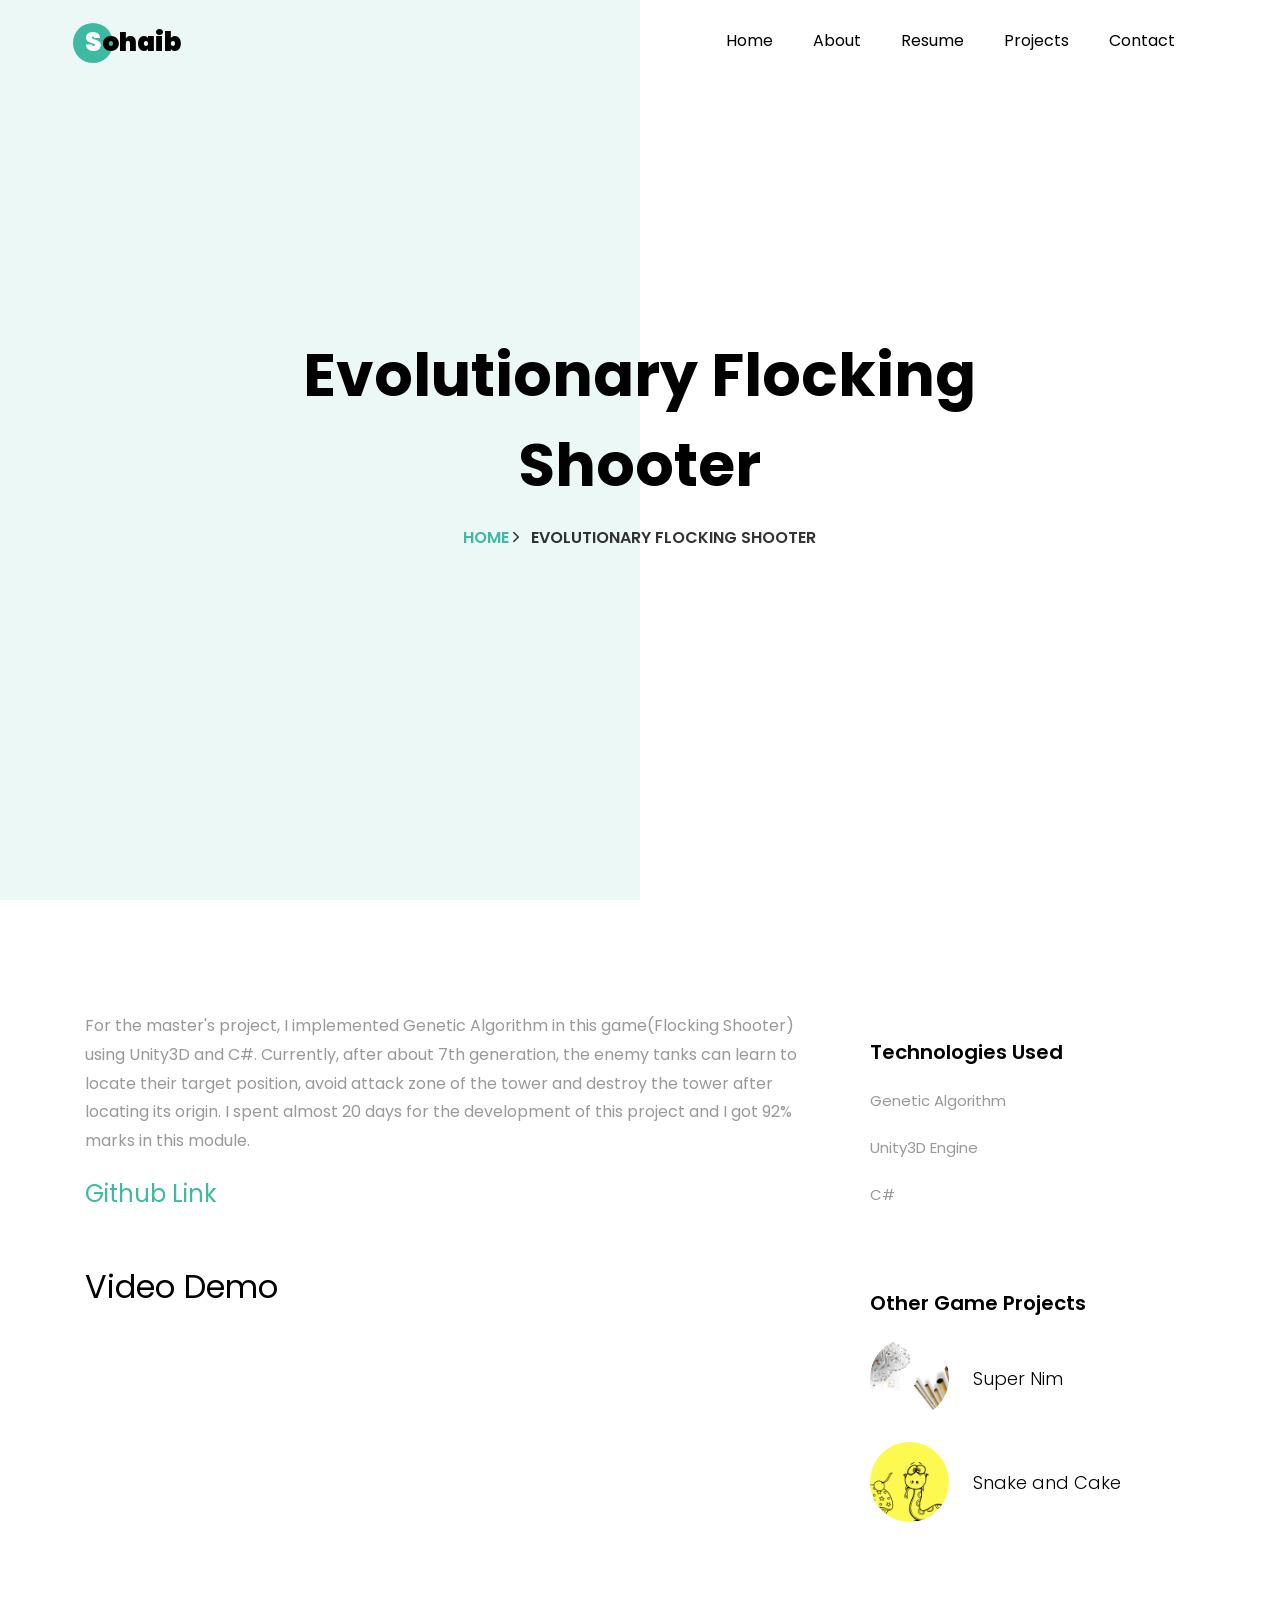
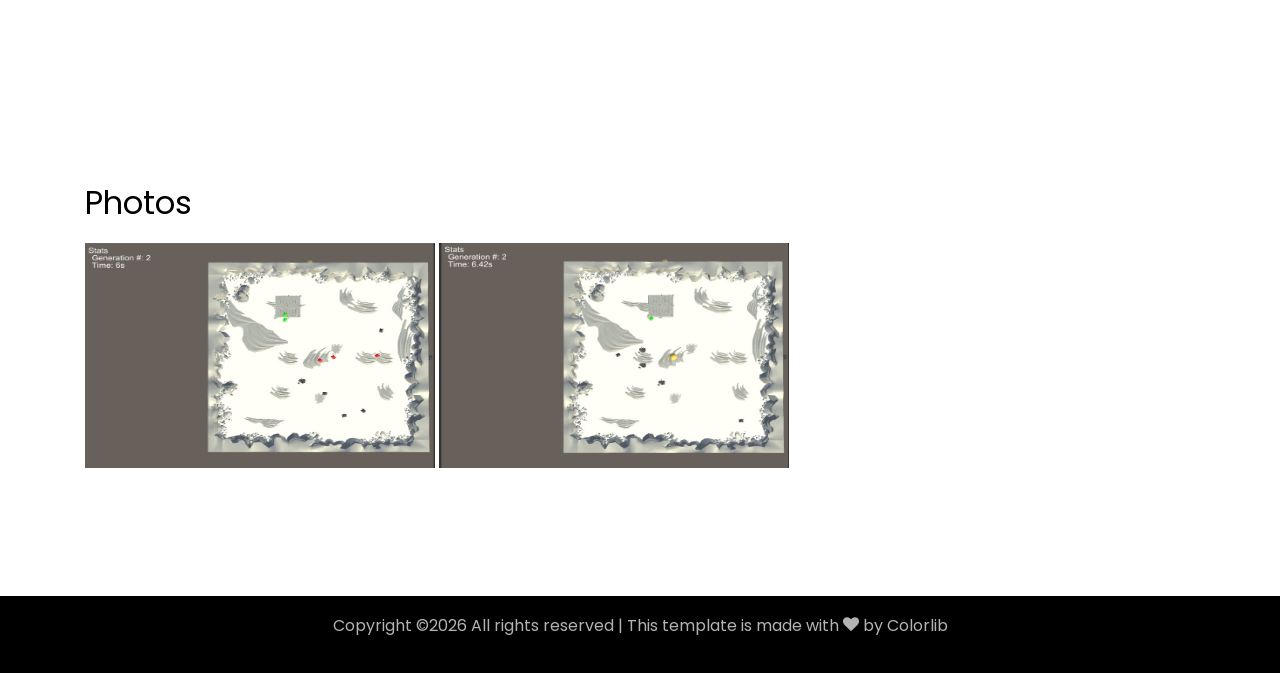
<file: Evolutionary-flocking-shooter.html>
<!DOCTYPE html>
<html lang="en">
  <head>
    <title>Portfolio | Evolutionary Flocking Shooter</title>
    <meta charset="utf-8">
    <meta name="viewport" content="width=device-width, initial-scale=1, shrink-to-fit=no">
    
    <link href="https://fonts.googleapis.com/css?family=Poppins:100,200,300,400,500,600,700,800,900" rel="stylesheet">

    <link rel="stylesheet" href="css/open-iconic-bootstrap.min.css">
    <link rel="stylesheet" href="css/animate.css">
    
    <link rel="stylesheet" href="css/owl.carousel.min.css">
    <link rel="stylesheet" href="css/owl.theme.default.min.css">
    <link rel="stylesheet" href="css/magnific-popup.css">

    <link rel="stylesheet" href="css/aos.css">

    <link rel="stylesheet" href="css/ionicons.min.css">
    
    <link rel="stylesheet" href="css/flaticon.css">
    <link rel="stylesheet" href="css/icomoon.css">
    <link rel="stylesheet" href="css/style.css">
  </head>
  <body data-spy="scroll" data-target=".site-navbar-target" data-offset="300">
	  
	  
    <nav class="navbar navbar-expand-lg navbar-dark ftco_navbar ftco-navbar-light site-navbar-target" id="ftco-navbar">
	    <div class="container">
	      <a class="navbar-brand" href="index.html"><span>S</span>ohaib</a>
	      <button class="navbar-toggler js-fh5co-nav-toggle fh5co-nav-toggle" type="button" data-toggle="collapse" data-target="#ftco-nav" aria-controls="ftco-nav" aria-expanded="false" aria-label="Toggle navigation">
	        <span class="oi oi-menu"></span> Menu
	      </button>

	      <div class="collapse navbar-collapse" id="ftco-nav">
	        <ul class="navbar-nav nav ml-auto">
	          <li class="nav-item"><a href="index.html" class="nav-link"><span>Home</span></a></li>
	          <li class="nav-item"><a href="index.html#about-section" class="nav-link"><span>About</span></a></li>
	          <li class="nav-item"><a href="index.html#resume-section" class="nav-link"><span>Resume</span></a></li>
	          <li class="nav-item"><a href="index.html#projects-section" class="nav-link"><span>Projects</span></a></li>
	          <li class="nav-item"><a href="index.html#contact-section" class="nav-link"><span>Contact</span></a></li>
	        </ul>
	      </div>
	    </div>
	  </nav>
	  <div class="hero-wrap js-fullheight">
      <div class="overlay"></div>
      <div class="container">
        <div class="row no-gutters slider-text js-fullheight justify-content-center align-items-center">
          <div class="col-lg-10 ftco-animate d-flex align-items-center">
          	<div class="text text-center">
          		<h1 class="mb-3 bread">Evolutionary Flocking Shooter</h1>
	            <p class="breadcrumbs">
					<span class="mr-2"><a href="index.html">Home <i class="ion-ios-arrow-forward"></i></a></span> 
					<span>Evolutionary Flocking Shooter</span>
				</p>
            </div>
          </div>
        </div>
      </div>
    </div>
		
		<section class="ftco-section">
      <div class="container">
        <div class="row">
          <div class="col-lg-8 ftco-animate">
			<p>For the master's project, I implemented Genetic Algorithm in this game(Flocking Shooter) using Unity3D and C#.
			Currently, after about 7th generation, the enemy tanks can learn to locate their target position, avoid attack zone of the tower and destroy the tower after locating its origin. I spent almost 20 days for the development of this project and I got 92% marks in this module.</p>
			<a href="https://github.com/suhaibashraf/Evolutionary-Flocking-Shooter" target="_blank"><font size="5">Github Link</font></a>
			<h2 class="mb-3"><br>Video Demo</h2>
			<iframe style="text-align : center;" width="700" height="394" src="https://www.youtube.com/embed/A9k6WBoY548" frameborder="0" allow="accelerometer; autoplay; encrypted-media; gyroscope; picture-in-picture" allowfullscreen=""></iframe>
			<h2 class="mb-3"><br>Photos</h2>
			<p float="left">
			  <img src="images/FS10.jpg" width="350" height="225">
			  <img src="images/FS5.jpg" width="350" height="225">
			</p>
          </div> <!-- .col-md-8 -->
		  
          <div class="col-lg-4 sidebar ftco-animate">
            
            <div class="sidebar-box ftco-animate">
            	<h3 class="heading-sidebar">Technologies Used</h3>
              <ul class="categories">
                <li>Genetic Algorithm</li>
				<li>Unity3D Engine</li>
				<li>C#</li>
              </ul>
            </div>

            <div class="sidebar-box ftco-animate">
              <h3 class="heading-sidebar">Other Game Projects</h3>
              <div class="block-21 mb-4 d-flex">
                <a class="blog-img mr-4" style="background-image: url(images/sn0.jpg);"></a>
                <div class="text">
                  <h3 class="heading"><a href="Super-nim.html"><br>Super Nim</a></h3>
                </div>
              </div>
              <div class="block-21 mb-4 d-flex">
                <a class="blog-img mr-4" style="background-image: url(images/sc0.jpg);"></a>
                <div class="text">
                  <h3 class="heading"><a href="Snake-and-cake.html"><br>Snake and Cake</a></h3>
                </div>
              </div>
            </div>
          </div>
        </div>
      </div>
    </section> <!-- .section -->

    <footer class="ftco-footer ftco-section">
      <div class="container">
        <div class="row">
          <div class="col-md-12 text-center">
            <p><!-- Link back to Colorlib can't be removed. Template is licensed under CC BY 3.0. -->
				Copyright &copy;<script>document.write(new Date().getFullYear());</script> All rights reserved | This template is made with <i class="icon-heart color-danger" aria-hidden="true"></i> by <a href="https://colorlib.com" target="_blank">Colorlib</a>
			<!-- Link back to Colorlib can't be removed. Template is licensed under CC BY 3.0. --></p>
          </div>
        </div>
      </div>
    </footer>
    
  

  <!-- loader -->
  <div id="ftco-loader" class="show fullscreen"><svg class="circular" width="48px" height="48px"><circle class="path-bg" cx="24" cy="24" r="22" fill="none" stroke-width="4" stroke="#eeeeee"/><circle class="path" cx="24" cy="24" r="22" fill="none" stroke-width="4" stroke-miterlimit="10" stroke="#F96D00"/></svg></div>


  <script src="js/jquery.min.js"></script>
  <script src="js/jquery-migrate-3.0.1.min.js"></script>
  <script src="js/popper.min.js"></script>
  <script src="js/bootstrap.min.js"></script>
  <script src="js/jquery.easing.1.3.js"></script>
  <script src="js/jquery.waypoints.min.js"></script>
  <script src="js/jquery.stellar.min.js"></script>
  <script src="js/owl.carousel.min.js"></script>
  <script src="js/jquery.magnific-popup.min.js"></script>
  <script src="js/aos.js"></script>
  <script src="js/jquery.animateNumber.min.js"></script>
  <script src="js/scrollax.min.js"></script>
  
  <script src="js/main.js"></script>
    
  </body>
</html>
</file>
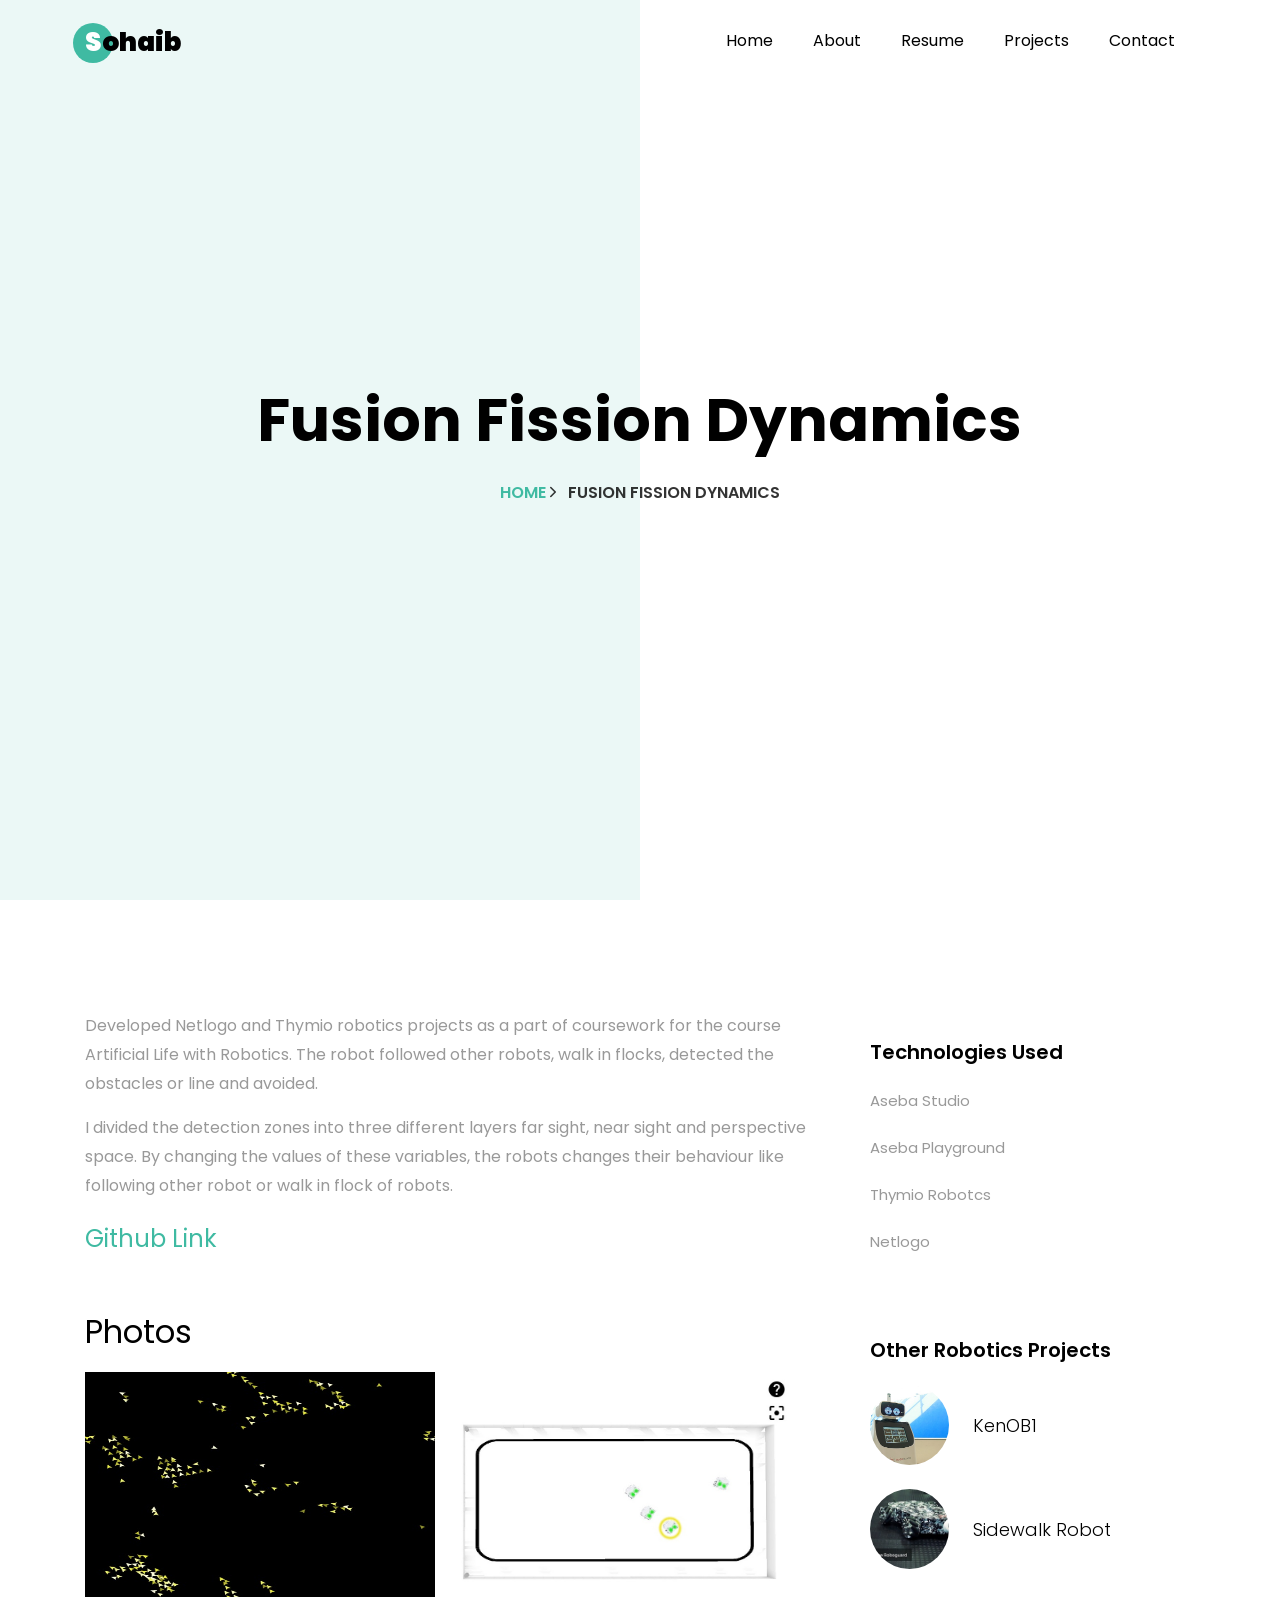
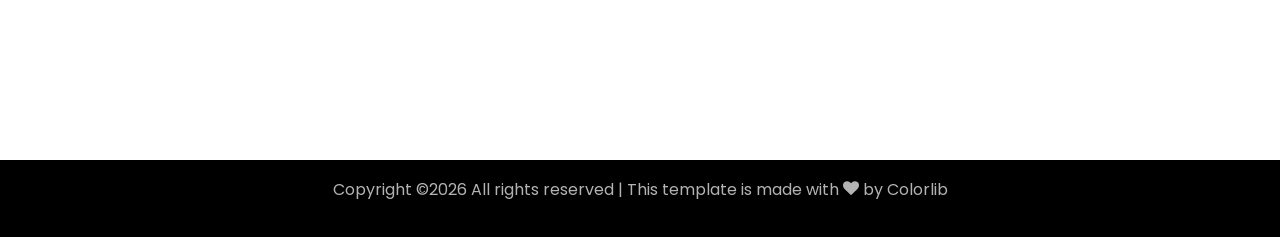
<file: fusion-fission-dynamics.html>
<!DOCTYPE html>
<html lang="en">
  <head>
    <title>Portfolio | Fusion Fission Dynamics</title>
    <meta charset="utf-8">
    <meta name="viewport" content="width=device-width, initial-scale=1, shrink-to-fit=no">
    
    <link href="https://fonts.googleapis.com/css?family=Poppins:100,200,300,400,500,600,700,800,900" rel="stylesheet">

    <link rel="stylesheet" href="css/open-iconic-bootstrap.min.css">
    <link rel="stylesheet" href="css/animate.css">
    
    <link rel="stylesheet" href="css/owl.carousel.min.css">
    <link rel="stylesheet" href="css/owl.theme.default.min.css">
    <link rel="stylesheet" href="css/magnific-popup.css">

    <link rel="stylesheet" href="css/aos.css">

    <link rel="stylesheet" href="css/ionicons.min.css">
    
    <link rel="stylesheet" href="css/flaticon.css">
    <link rel="stylesheet" href="css/icomoon.css">
    <link rel="stylesheet" href="css/style.css">
  </head>
  <body data-spy="scroll" data-target=".site-navbar-target" data-offset="300">
	  
	  
    <nav class="navbar navbar-expand-lg navbar-dark ftco_navbar ftco-navbar-light site-navbar-target" id="ftco-navbar">
	    <div class="container">
	      <a class="navbar-brand" href="/Portfolio"><span>S</span>ohaib</a>
	      <button class="navbar-toggler js-fh5co-nav-toggle fh5co-nav-toggle" type="button" data-toggle="collapse" data-target="#ftco-nav" aria-controls="ftco-nav" aria-expanded="false" aria-label="Toggle navigation">
	        <span class="oi oi-menu"></span> Menu
	      </button>

	      <div class="collapse navbar-collapse" id="ftco-nav">
	        <ul class="navbar-nav nav ml-auto">
	          <li class="nav-item"><a href="/Portfolio" class="nav-link"><span>Home</span></a></li>
	          <li class="nav-item"><a href="/Portfolio/#about-section" class="nav-link"><span>About</span></a></li>
	          <li class="nav-item"><a href="/Portfolio/#resume-section" class="nav-link"><span>Resume</span></a></li>
	          <li class="nav-item"><a href="/Portfolio/#projects-section" class="nav-link"><span>Projects</span></a></li>
	          <li class="nav-item"><a href="/Portfolio/#contact-section" class="nav-link"><span>Contact</span></a></li>
	        </ul>
	      </div>
	    </div>
	  </nav>
	  <div class="hero-wrap js-fullheight">
      <div class="overlay"></div>
      <div class="container">
        <div class="row no-gutters slider-text js-fullheight justify-content-center align-items-center">
          <div class="col-lg-10 ftco-animate d-flex align-items-center">
          	<div class="text text-center">
          		<h1 class="mb-3 bread">Fusion Fission Dynamics</h1>
	            <p class="breadcrumbs">
					<span class="mr-2"><a href="/Portfolio">Home <i class="ion-ios-arrow-forward"></i></a></span> 
					<span>Fusion Fission Dynamics</span>
				</p>
            </div>
          </div>
        </div>
      </div>
    </div>
		
		<section class="ftco-section">
      <div class="container">
        <div class="row">
          <div class="col-lg-8 ftco-animate">
			<p>Developed Netlogo and Thymio robotics projects as a part of coursework for the course Artificial Life with Robotics. The robot followed other robots, walk in flocks, detected the obstacles or line and avoided.</p> 
			<p>I divided the detection zones into three different layers far sight, near sight and perspective space. By changing the values of these variables, the robots changes their behaviour like following other robot or walk in flock of robots.</p>
			<a href="https://github.com/suhaibashraf/fusion-fission-dynamics" target="_blank"><font size="5">Github Link</font></a>	
			<h2 class="mb-3"><br>Photos</h2>		  	
			<p float="left">
			  <img src="images/FFD1.jpg" width="350" height="225">
			  <img src="images/FFD2.jpg" width="350" height="225">
			</p>
          </div> <!-- .col-md-8 -->
		  
          <div class="col-lg-4 sidebar ftco-animate">
            
            <div class="sidebar-box ftco-animate">
            	<h3 class="heading-sidebar">Technologies Used</h3>
              <ul class="categories">
                <li>Aseba Studio</li>
				<li>Aseba Playground</li>
				<li>Thymio Robotcs</li>
				<li>Netlogo</li>
              </ul>
            </div>

            <div class="sidebar-box ftco-animate">
              <h3 class="heading-sidebar">Other Robotics Projects</h3>
			  <div class="block-21 mb-4 d-flex">
                <a class="blog-img mr-4" style="background-image: url(images/KO2.jpg);"></a>
                <div class="text">
                  <h3 class="heading"><a href="kenOB1"><br>KenOB1</a></h3>
                </div>
              </div>
              <div class="block-21 mb-4 d-flex">
                <a class="blog-img mr-4" style="background-image: url(images/sw0.jpg);"></a>
                <div class="text">
                  <h3 class="heading"><a href="sidewalk-robot"><br>Sidewalk Robot</a></h3>
                </div>
              </div>
            </div>
          </div>
        </div>
      </div>
    </section> <!-- .section -->

    <footer class="ftco-footer ftco-section">
      <div class="container">
        <div class="row">
          <div class="col-md-12 text-center">
            <p><!-- Link back to Colorlib can't be removed. Template is licensed under CC BY 3.0. -->
				Copyright &copy;<script>document.write(new Date().getFullYear());</script> All rights reserved | This template is made with <i class="icon-heart color-danger" aria-hidden="true"></i> by <a href="https://colorlib.com" target="_blank">Colorlib</a>
			<!-- Link back to Colorlib can't be removed. Template is licensed under CC BY 3.0. --></p>
          </div>
        </div>
      </div>
    </footer>
    
  

  <!-- loader -->
  <div id="ftco-loader" class="show fullscreen"><svg class="circular" width="48px" height="48px"><circle class="path-bg" cx="24" cy="24" r="22" fill="none" stroke-width="4" stroke="#eeeeee"/><circle class="path" cx="24" cy="24" r="22" fill="none" stroke-width="4" stroke-miterlimit="10" stroke="#F96D00"/></svg></div>


  <script src="js/jquery.min.js"></script>
  <script src="js/jquery-migrate-3.0.1.min.js"></script>
  <script src="js/popper.min.js"></script>
  <script src="js/bootstrap.min.js"></script>
  <script src="js/jquery.easing.1.3.js"></script>
  <script src="js/jquery.waypoints.min.js"></script>
  <script src="js/jquery.stellar.min.js"></script>
  <script src="js/owl.carousel.min.js"></script>
  <script src="js/jquery.magnific-popup.min.js"></script>
  <script src="js/aos.js"></script>
  <script src="js/jquery.animateNumber.min.js"></script>
  <script src="js/scrollax.min.js"></script>
  
  <script src="js/main.js"></script>
    
  </body>
</html>
</file>
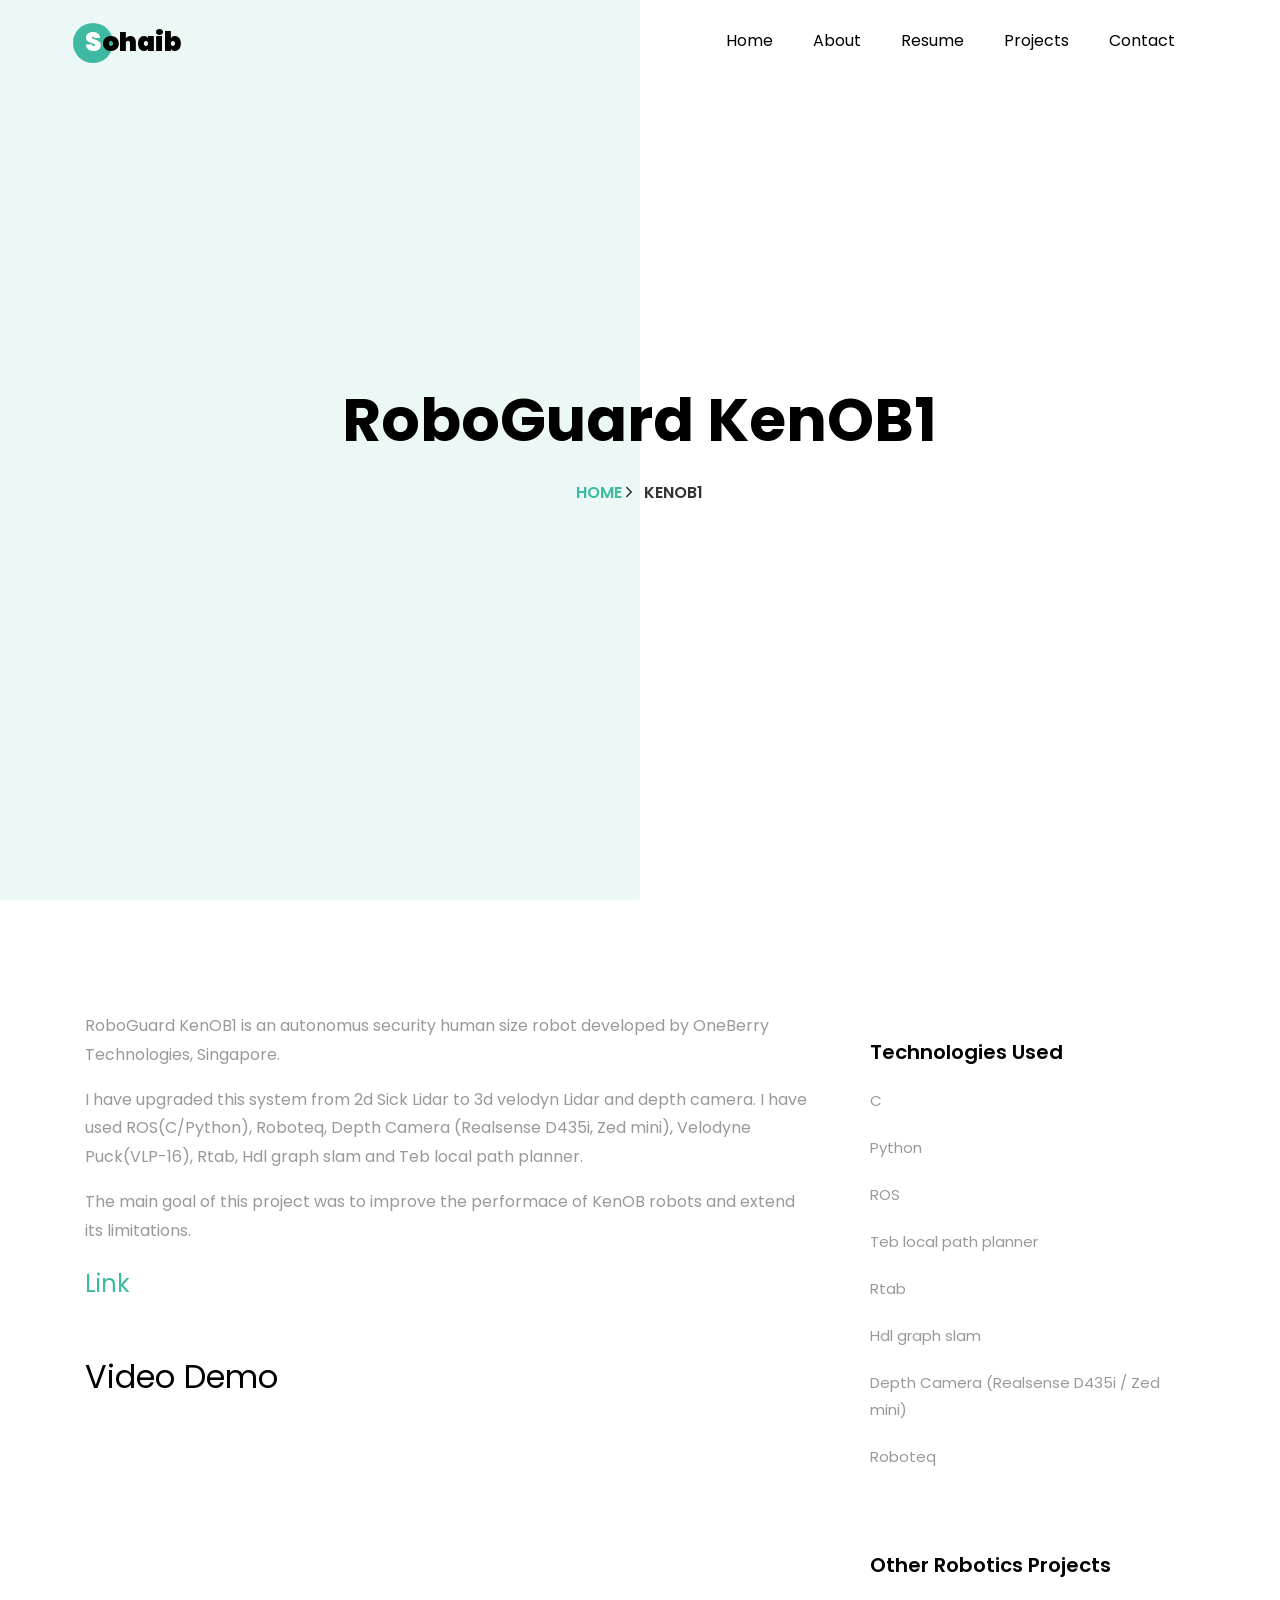
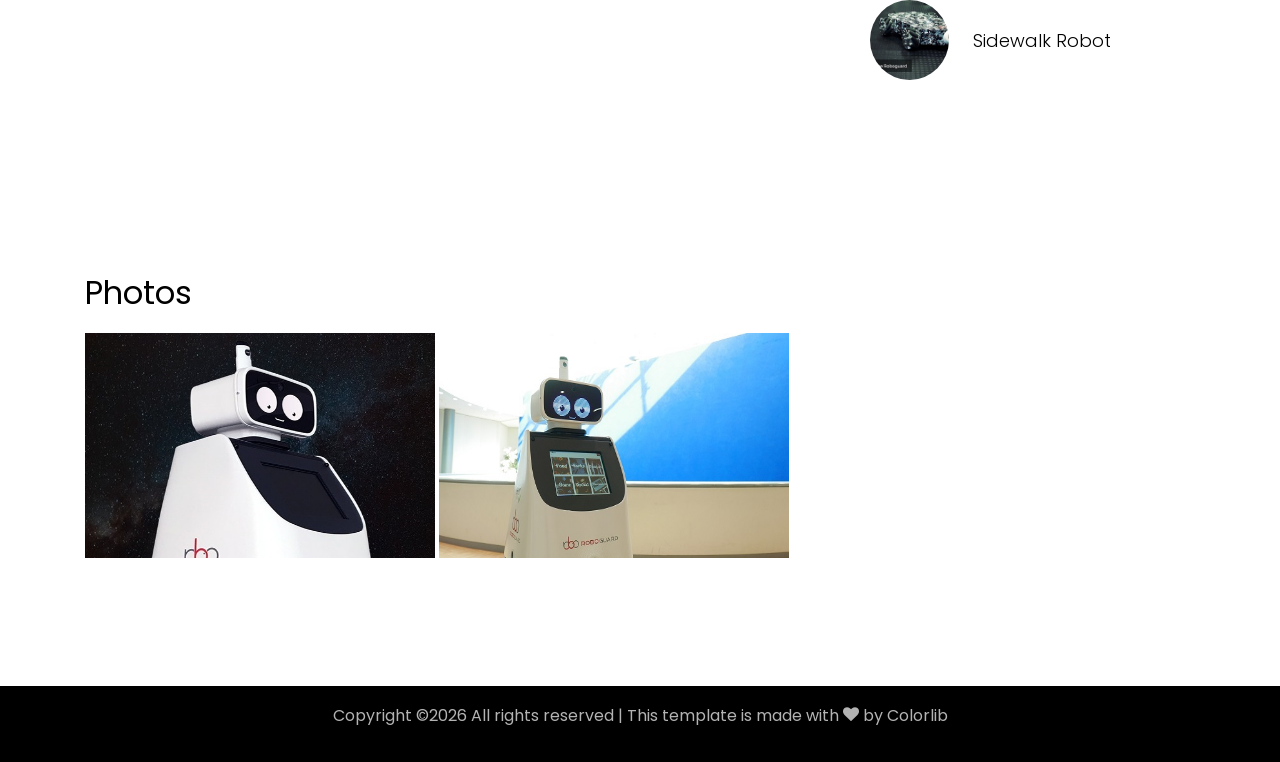
<file: KenOB1.html>
<!DOCTYPE html>
<html lang="en">
  <head>
    <title>Portfolio | KenOB1</title>
    <meta charset="utf-8">
    <meta name="viewport" content="width=device-width, initial-scale=1, shrink-to-fit=no">
    
    <link href="https://fonts.googleapis.com/css?family=Poppins:100,200,300,400,500,600,700,800,900" rel="stylesheet">

    <link rel="stylesheet" href="css/open-iconic-bootstrap.min.css">
    <link rel="stylesheet" href="css/animate.css">
    
    <link rel="stylesheet" href="css/owl.carousel.min.css">
    <link rel="stylesheet" href="css/owl.theme.default.min.css">
    <link rel="stylesheet" href="css/magnific-popup.css">

    <link rel="stylesheet" href="css/aos.css">

    <link rel="stylesheet" href="css/ionicons.min.css">
    
    <link rel="stylesheet" href="css/flaticon.css">
    <link rel="stylesheet" href="css/icomoon.css">
    <link rel="stylesheet" href="css/style.css">
  </head>
  <body data-spy="scroll" data-target=".site-navbar-target" data-offset="300">
	  
	  
    <nav class="navbar navbar-expand-lg navbar-dark ftco_navbar ftco-navbar-light site-navbar-target" id="ftco-navbar">
	    <div class="container">
	      <a class="navbar-brand" href="index.html"><span>S</span>ohaib</a>
	      <button class="navbar-toggler js-fh5co-nav-toggle fh5co-nav-toggle" type="button" data-toggle="collapse" data-target="#ftco-nav" aria-controls="ftco-nav" aria-expanded="false" aria-label="Toggle navigation">
	        <span class="oi oi-menu"></span> Menu
	      </button>

	      <div class="collapse navbar-collapse" id="ftco-nav">
	        <ul class="navbar-nav nav ml-auto">
	          <li class="nav-item"><a href="index.html" class="nav-link"><span>Home</span></a></li>
	          <li class="nav-item"><a href="index.html#about-section" class="nav-link"><span>About</span></a></li>
	          <li class="nav-item"><a href="index.html#resume-section" class="nav-link"><span>Resume</span></a></li>
	          <li class="nav-item"><a href="index.html#projects-section" class="nav-link"><span>Projects</span></a></li>
	          <li class="nav-item"><a href="index.html#contact-section" class="nav-link"><span>Contact</span></a></li>
	        </ul>
	      </div>
	    </div>
	  </nav>
	  <div class="hero-wrap js-fullheight">
      <div class="overlay"></div>
      <div class="container">
        <div class="row no-gutters slider-text js-fullheight justify-content-center align-items-center">
          <div class="col-lg-10 ftco-animate d-flex align-items-center">
          	<div class="text text-center">
          		<h1 class="mb-3 bread">RoboGuard KenOB1</h1>
	            <p class="breadcrumbs">
					<span class="mr-2"><a href="index.html">Home <i class="ion-ios-arrow-forward"></i></a></span> 
					<span>KenOB1</span>
				</p>
            </div>
          </div>
        </div>
      </div>
    </div>
		
		<section class="ftco-section">
      <div class="container">
        <div class="row">
          <div class="col-lg-8 ftco-animate">
			<p>RoboGuard KenOB1 is an autonomus security human size robot developed by OneBerry Technologies, Singapore. </p>
			<p>I have upgraded this system from 2d Sick Lidar to 3d velodyn Lidar and depth camera. I have used ROS(C/Python), Roboteq, Depth Camera (Realsense D435i, Zed mini), Velodyne Puck(VLP-16), Rtab, Hdl graph slam and Teb local path planner.</p> 
			<p>The main goal of this project was to improve the performace of KenOB robots and extend its limitations.</p>
			<a href="https://www.oneberry.com/#securityRobots" target="_blank"><font size="5">Link</font></a>
			<h2 class="mb-3"><br>Video Demo</h2>
			<iframe style="text-align : center;" width="700" height="394" src="https://www.youtube.com/embed/DbwT4gVBw1A" frameborder="0" allow="accelerometer; autoplay; encrypted-media; gyroscope; picture-in-picture" allowfullscreen=""></iframe>
			<h2 class="mb-3"><br>Photos</h2>
			<p float="left">
			  <img src="images/KO1.jpg" width="350" height="225">
			  <img src="images/KO2.jpg" width="350" height="225">
			</p>
          </div> <!-- .col-md-8 -->
		  
          <div class="col-lg-4 sidebar ftco-animate">
            
            <div class="sidebar-box ftco-animate">
            	<h3 class="heading-sidebar">Technologies Used</h3>
              <ul class="categories">
                <li>C</li>
				<li>Python</li>
				<li>ROS</li>
				<li>Teb local path planner</li>
				<li>Rtab</li>
				<li>Hdl graph slam</li>
				<li>Depth Camera (Realsense D435i / Zed mini)</li>	
				<li>Roboteq</li>
              </ul>
            </div>

            <div class="sidebar-box ftco-animate">
              <h3 class="heading-sidebar">Other Robotics Projects</h3>
              <div class="block-21 mb-4 d-flex">
                <a class="blog-img mr-4" style="background-image: url(images/sw0.jpg);"></a>
                <div class="text">
                  <h3 class="heading"><a href="Sidewalk-robot.html"><br>Sidewalk Robot</a></h3>
                </div>
              </div>
            </div>
          </div>
        </div>
      </div>
    </section> <!-- .section -->

    <footer class="ftco-footer ftco-section">
      <div class="container">
        <div class="row">
          <div class="col-md-12 text-center">
            <p><!-- Link back to Colorlib can't be removed. Template is licensed under CC BY 3.0. -->
				Copyright &copy;<script>document.write(new Date().getFullYear());</script> All rights reserved | This template is made with <i class="icon-heart color-danger" aria-hidden="true"></i> by <a href="https://colorlib.com" target="_blank">Colorlib</a>
			<!-- Link back to Colorlib can't be removed. Template is licensed under CC BY 3.0. --></p>
          </div>
        </div>
      </div>
    </footer>
    
  

  <!-- loader -->
  <div id="ftco-loader" class="show fullscreen"><svg class="circular" width="48px" height="48px"><circle class="path-bg" cx="24" cy="24" r="22" fill="none" stroke-width="4" stroke="#eeeeee"/><circle class="path" cx="24" cy="24" r="22" fill="none" stroke-width="4" stroke-miterlimit="10" stroke="#F96D00"/></svg></div>


  <script src="js/jquery.min.js"></script>
  <script src="js/jquery-migrate-3.0.1.min.js"></script>
  <script src="js/popper.min.js"></script>
  <script src="js/bootstrap.min.js"></script>
  <script src="js/jquery.easing.1.3.js"></script>
  <script src="js/jquery.waypoints.min.js"></script>
  <script src="js/jquery.stellar.min.js"></script>
  <script src="js/owl.carousel.min.js"></script>
  <script src="js/jquery.magnific-popup.min.js"></script>
  <script src="js/aos.js"></script>
  <script src="js/jquery.animateNumber.min.js"></script>
  <script src="js/scrollax.min.js"></script>
  
  <script src="js/main.js"></script>
    
  </body>
</html>
</file>
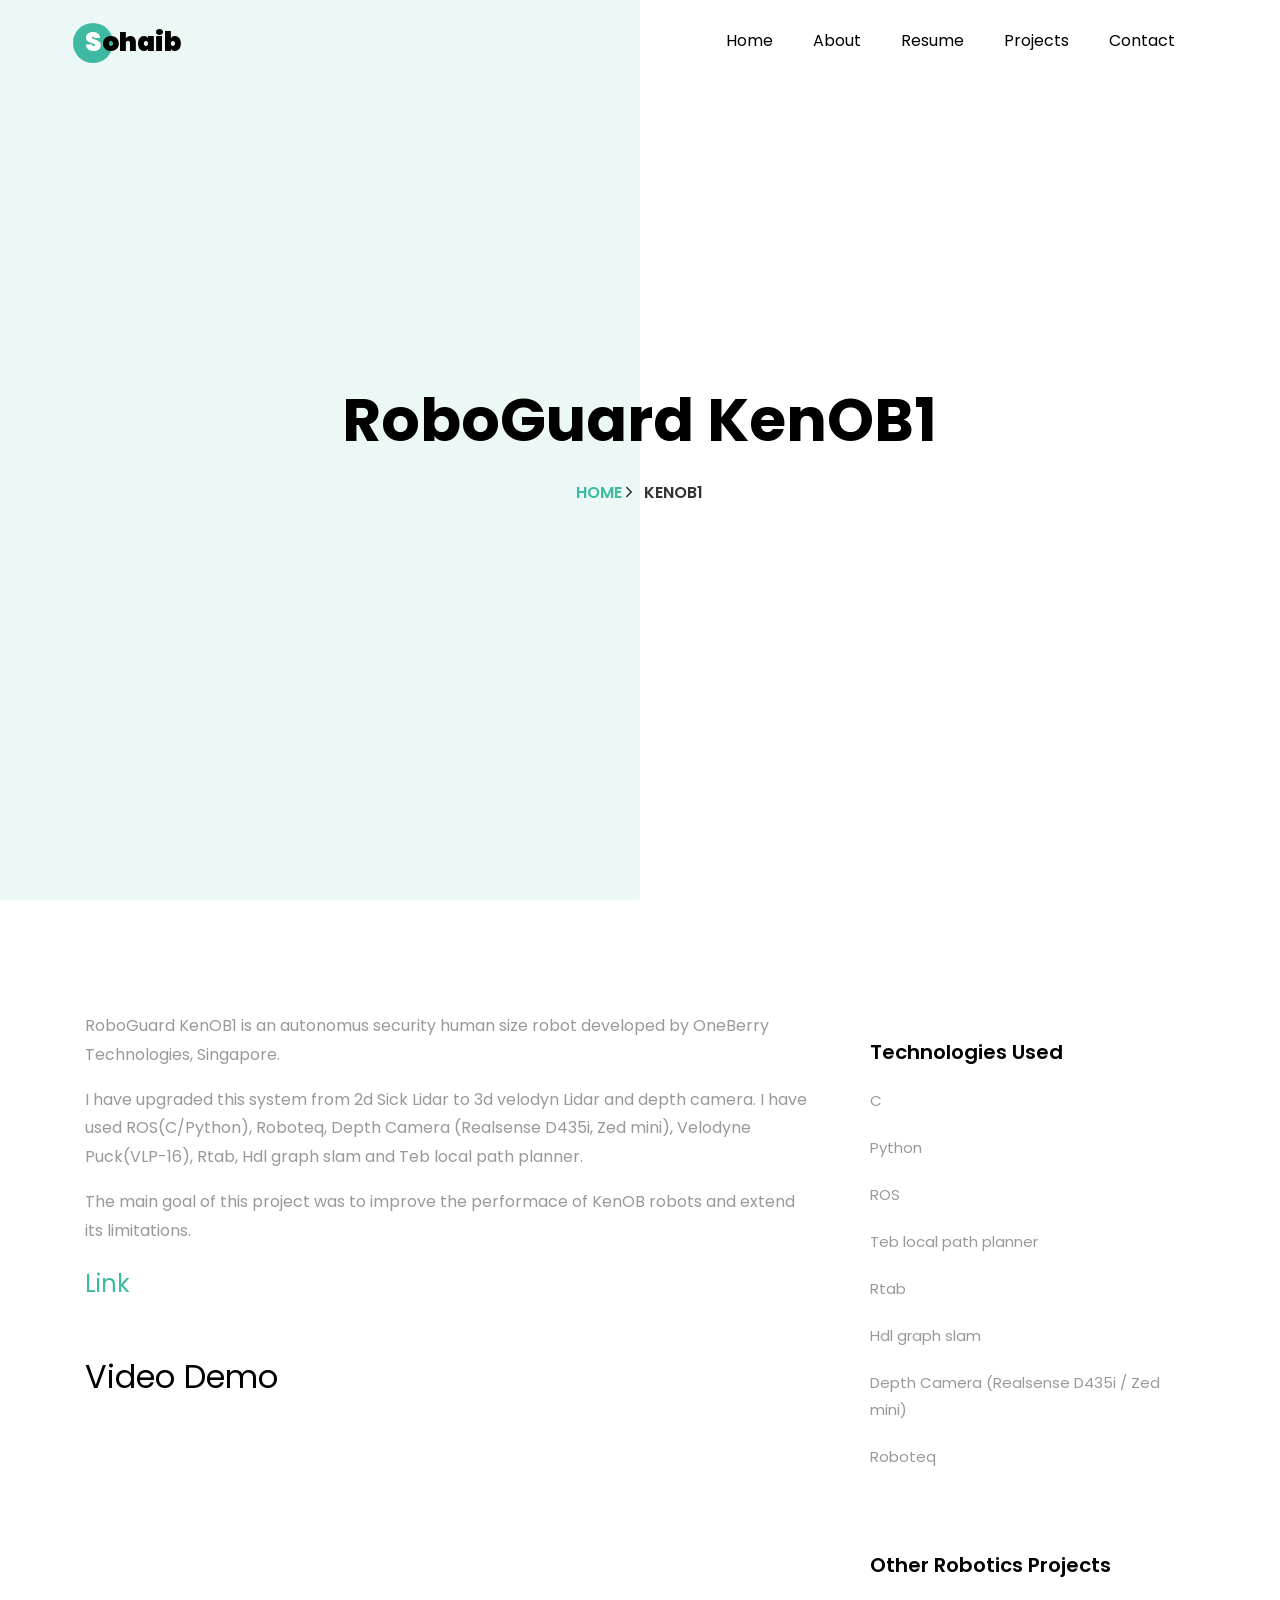
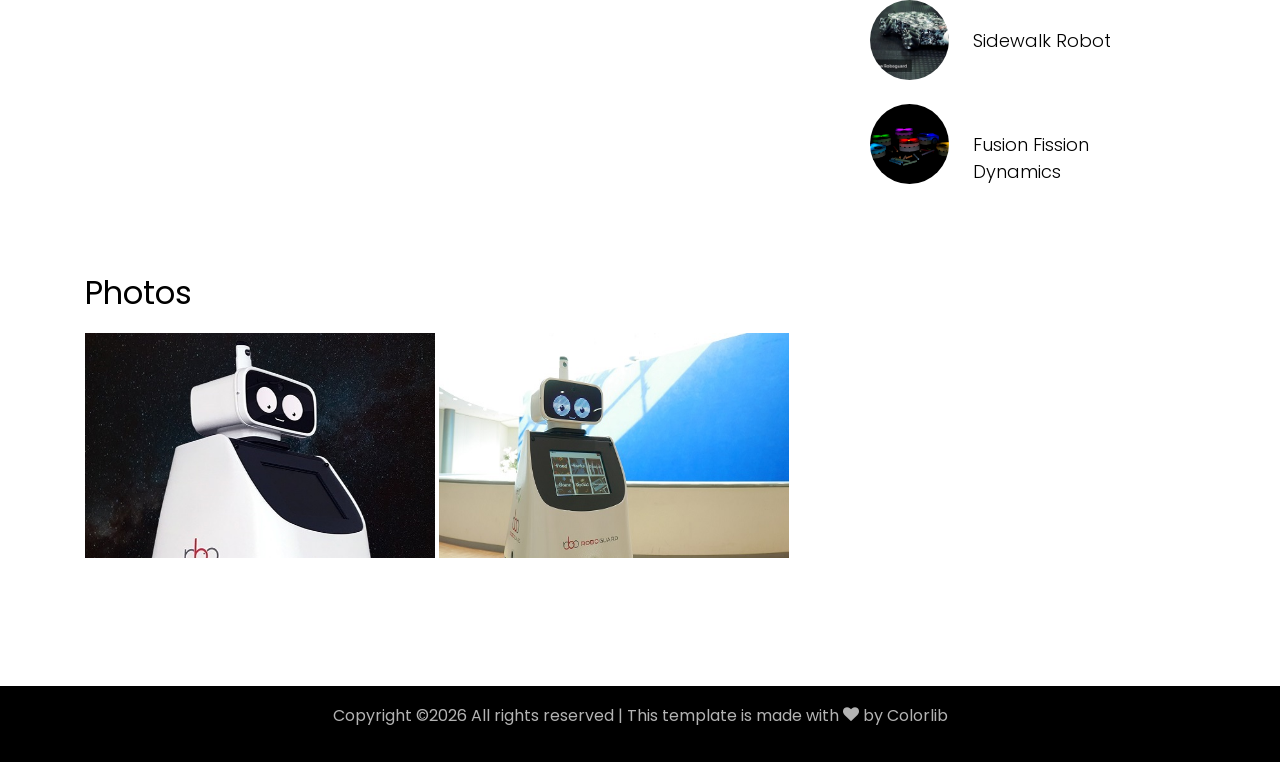
<file: kenOB1.html>
<!DOCTYPE html>
<html lang="en">
  <head>
    <title>Portfolio | KenOB1</title>
    <meta charset="utf-8">
    <meta name="viewport" content="width=device-width, initial-scale=1, shrink-to-fit=no">
    
    <link href="https://fonts.googleapis.com/css?family=Poppins:100,200,300,400,500,600,700,800,900" rel="stylesheet">

    <link rel="stylesheet" href="css/open-iconic-bootstrap.min.css">
    <link rel="stylesheet" href="css/animate.css">
    
    <link rel="stylesheet" href="css/owl.carousel.min.css">
    <link rel="stylesheet" href="css/owl.theme.default.min.css">
    <link rel="stylesheet" href="css/magnific-popup.css">

    <link rel="stylesheet" href="css/aos.css">

    <link rel="stylesheet" href="css/ionicons.min.css">
    
    <link rel="stylesheet" href="css/flaticon.css">
    <link rel="stylesheet" href="css/icomoon.css">
    <link rel="stylesheet" href="css/style.css">
  </head>
  <body data-spy="scroll" data-target=".site-navbar-target" data-offset="300">
	  
	  
    <nav class="navbar navbar-expand-lg navbar-dark ftco_navbar ftco-navbar-light site-navbar-target" id="ftco-navbar">
	    <div class="container">
	      <a class="navbar-brand" href="/Portfolio"><span>S</span>ohaib</a>
	      <button class="navbar-toggler js-fh5co-nav-toggle fh5co-nav-toggle" type="button" data-toggle="collapse" data-target="#ftco-nav" aria-controls="ftco-nav" aria-expanded="false" aria-label="Toggle navigation">
	        <span class="oi oi-menu"></span> Menu
	      </button>

	      <div class="collapse navbar-collapse" id="ftco-nav">
	        <ul class="navbar-nav nav ml-auto">
	          <li class="nav-item"><a href="/Portfolio" class="nav-link"><span>Home</span></a></li>
	          <li class="nav-item"><a href="/Portfolio/#about-section" class="nav-link"><span>About</span></a></li>
	          <li class="nav-item"><a href="/Portfolio/#resume-section" class="nav-link"><span>Resume</span></a></li>
	          <li class="nav-item"><a href="/Portfolio/#projects-section" class="nav-link"><span>Projects</span></a></li>
	          <li class="nav-item"><a href="/Portfolio/#contact-section" class="nav-link"><span>Contact</span></a></li>
	        </ul>
	      </div>
	    </div>
	  </nav>
	  <div class="hero-wrap js-fullheight">
      <div class="overlay"></div>
      <div class="container">
        <div class="row no-gutters slider-text js-fullheight justify-content-center align-items-center">
          <div class="col-lg-10 ftco-animate d-flex align-items-center">
          	<div class="text text-center">
          		<h1 class="mb-3 bread">RoboGuard KenOB1</h1>
	            <p class="breadcrumbs">
					<span class="mr-2"><a href="/Portfolio">Home <i class="ion-ios-arrow-forward"></i></a></span> 
					<span>KenOB1</span>
				</p>
            </div>
          </div>
        </div>
      </div>
    </div>
		
		<section class="ftco-section">
      <div class="container">
        <div class="row">
          <div class="col-lg-8 ftco-animate">
			<p>RoboGuard KenOB1 is an autonomus security human size robot developed by OneBerry Technologies, Singapore. </p>
			<p>I have upgraded this system from 2d Sick Lidar to 3d velodyn Lidar and depth camera. I have used ROS(C/Python), Roboteq, Depth Camera (Realsense D435i, Zed mini), Velodyne Puck(VLP-16), Rtab, Hdl graph slam and Teb local path planner.</p> 
			<p>The main goal of this project was to improve the performace of KenOB robots and extend its limitations.</p>
			<a href="https://www.oneberry.com/#securityRobots" target="_blank"><font size="5">Link</font></a>
			<h2 class="mb-3"><br>Video Demo</h2>
			<iframe style="text-align : center;" width="700" height="394" src="https://www.youtube.com/embed/DbwT4gVBw1A" frameborder="0" allow="accelerometer; autoplay; encrypted-media; gyroscope; picture-in-picture" allowfullscreen=""></iframe>
			<h2 class="mb-3"><br>Photos</h2>
			<p float="left">
			  <img src="images/KO1.jpg" width="350" height="225">
			  <img src="images/KO2.jpg" width="350" height="225">
			</p>
          </div> <!-- .col-md-8 -->
		  
          <div class="col-lg-4 sidebar ftco-animate">
            
            <div class="sidebar-box ftco-animate">
            	<h3 class="heading-sidebar">Technologies Used</h3>
              <ul class="categories">
                <li>C</li>
				<li>Python</li>
				<li>ROS</li>
				<li>Teb local path planner</li>
				<li>Rtab</li>
				<li>Hdl graph slam</li>
				<li>Depth Camera (Realsense D435i / Zed mini)</li>	
				<li>Roboteq</li>
              </ul>
            </div>

            <div class="sidebar-box ftco-animate">
              <h3 class="heading-sidebar">Other Robotics Projects</h3>
              <div class="block-21 mb-4 d-flex">
                <a class="blog-img mr-4" style="background-image: url(images/sw0.jpg);"></a>
                <div class="text">
                  <h3 class="heading"><a href="sidewalk-robot"><br>Sidewalk Robot</a></h3>
                </div>
              </div>
			  <div class="block-21 mb-4 d-flex">
                <a class="blog-img mr-4" style="background-image: url(images/FFD0.jpg);"></a>
                <div class="text">
                  <h3 class="heading"><a href="fusion-fission-dynamics"><br>Fusion Fission Dynamics</a></h3>
                </div>
              </div>
            </div>
          </div>
        </div>
      </div>
    </section> <!-- .section -->

    <footer class="ftco-footer ftco-section">
      <div class="container">
        <div class="row">
          <div class="col-md-12 text-center">
            <p><!-- Link back to Colorlib can't be removed. Template is licensed under CC BY 3.0. -->
				Copyright &copy;<script>document.write(new Date().getFullYear());</script> All rights reserved | This template is made with <i class="icon-heart color-danger" aria-hidden="true"></i> by <a href="https://colorlib.com" target="_blank">Colorlib</a>
			<!-- Link back to Colorlib can't be removed. Template is licensed under CC BY 3.0. --></p>
          </div>
        </div>
      </div>
    </footer>
    
  

  <!-- loader -->
  <div id="ftco-loader" class="show fullscreen"><svg class="circular" width="48px" height="48px"><circle class="path-bg" cx="24" cy="24" r="22" fill="none" stroke-width="4" stroke="#eeeeee"/><circle class="path" cx="24" cy="24" r="22" fill="none" stroke-width="4" stroke-miterlimit="10" stroke="#F96D00"/></svg></div>


  <script src="js/jquery.min.js"></script>
  <script src="js/jquery-migrate-3.0.1.min.js"></script>
  <script src="js/popper.min.js"></script>
  <script src="js/bootstrap.min.js"></script>
  <script src="js/jquery.easing.1.3.js"></script>
  <script src="js/jquery.waypoints.min.js"></script>
  <script src="js/jquery.stellar.min.js"></script>
  <script src="js/owl.carousel.min.js"></script>
  <script src="js/jquery.magnific-popup.min.js"></script>
  <script src="js/aos.js"></script>
  <script src="js/jquery.animateNumber.min.js"></script>
  <script src="js/scrollax.min.js"></script>
  
  <script src="js/main.js"></script>
    
  </body>
</html>
</file>
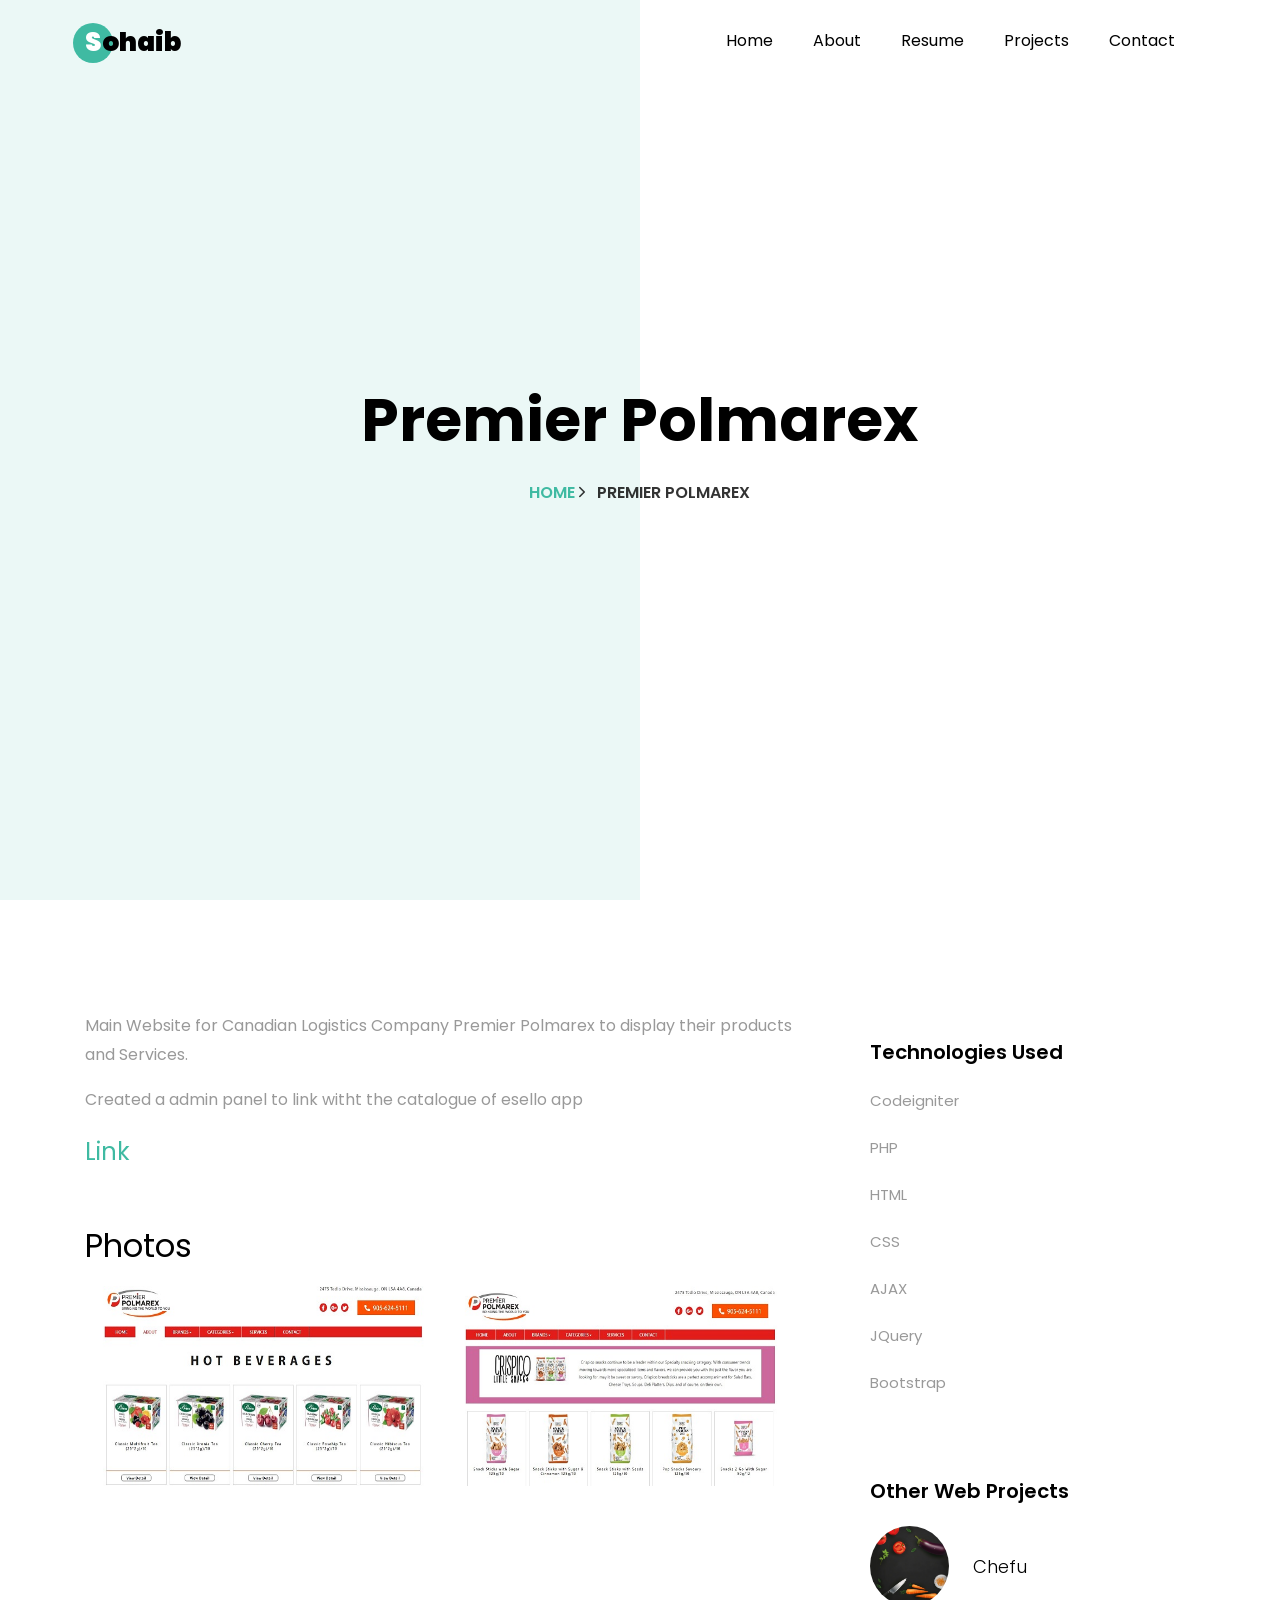
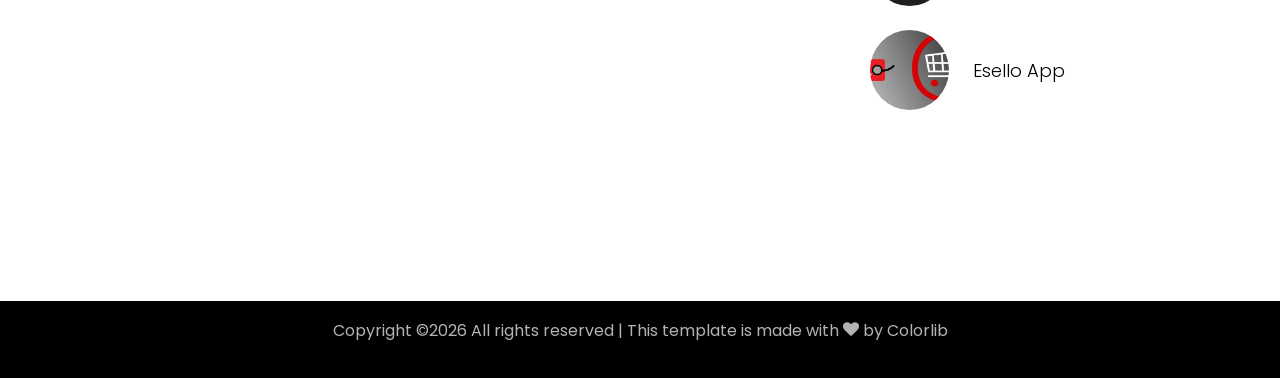
<file: premier-polmarex.html>
<!DOCTYPE html>
<html lang="en">
  <head>
    <title>Portfolio | Premier Polmarex</title>
    <meta charset="utf-8">
    <meta name="viewport" content="width=device-width, initial-scale=1, shrink-to-fit=no">
    
    <link href="https://fonts.googleapis.com/css?family=Poppins:100,200,300,400,500,600,700,800,900" rel="stylesheet">

    <link rel="stylesheet" href="css/open-iconic-bootstrap.min.css">
    <link rel="stylesheet" href="css/animate.css">
    
    <link rel="stylesheet" href="css/owl.carousel.min.css">
    <link rel="stylesheet" href="css/owl.theme.default.min.css">
    <link rel="stylesheet" href="css/magnific-popup.css">

    <link rel="stylesheet" href="css/aos.css">

    <link rel="stylesheet" href="css/ionicons.min.css">
    
    <link rel="stylesheet" href="css/flaticon.css">
    <link rel="stylesheet" href="css/icomoon.css">
    <link rel="stylesheet" href="css/style.css">
  </head>
  <body data-spy="scroll" data-target=".site-navbar-target" data-offset="300">
	  
	  
    <nav class="navbar navbar-expand-lg navbar-dark ftco_navbar ftco-navbar-light site-navbar-target" id="ftco-navbar">
	    <div class="container">
	      <a class="navbar-brand" href="/Portfolio"><span>S</span>ohaib</a>
	      <button class="navbar-toggler js-fh5co-nav-toggle fh5co-nav-toggle" type="button" data-toggle="collapse" data-target="#ftco-nav" aria-controls="ftco-nav" aria-expanded="false" aria-label="Toggle navigation">
	        <span class="oi oi-menu"></span> Menu
	      </button>

	      <div class="collapse navbar-collapse" id="ftco-nav">
	        <ul class="navbar-nav nav ml-auto">
	          <li class="nav-item"><a href="/Portfolio" class="nav-link"><span>Home</span></a></li>
	          <li class="nav-item"><a href="/Portfolio/#about-section" class="nav-link"><span>About</span></a></li>
	          <li class="nav-item"><a href="/Portfolio/#resume-section" class="nav-link"><span>Resume</span></a></li>
	          <li class="nav-item"><a href="/Portfolio/#projects-section" class="nav-link"><span>Projects</span></a></li>
	          <li class="nav-item"><a href="/Portfolio/#contact-section" class="nav-link"><span>Contact</span></a></li>
	        </ul>
	      </div>
	    </div>
	  </nav>
	  <div class="hero-wrap js-fullheight">
      <div class="overlay"></div>
      <div class="container">
        <div class="row no-gutters slider-text js-fullheight justify-content-center align-items-center">
          <div class="col-lg-10 ftco-animate d-flex align-items-center">
          	<div class="text text-center">
          		<h1 class="mb-3 bread">Premier Polmarex</h1>
	            <p class="breadcrumbs">
					<span class="mr-2"><a href="/Portfolio">Home <i class="ion-ios-arrow-forward"></i></a></span> 
					<span>Premier Polmarex</span>
				</p>
            </div>
          </div>
        </div>
      </div>
    </div>
		
		<section class="ftco-section">
      <div class="container">
        <div class="row">
          <div class="col-lg-8 ftco-animate">
			<p>Main Website for Canadian Logistics Company Premier Polmarex to display their products and Services.</p> 
			<p>Created a admin panel to link witht the catalogue of esello app</p>
			<a href="https://www.premierpolmarex.ca/" target="_blank"><font size="5">Link</font></a>
			<h2 class="mb-3"><br>Photos</h2>
			<p float="left">
			  <img src="images/pp1.jpg" width="350" height="200">
			  <img src="images/pp2.jpg" width="350" height="200">
			</p>
          </div> <!-- .col-md-8 -->
		  
          <div class="col-lg-4 sidebar ftco-animate">
            
            <div class="sidebar-box ftco-animate">
            	<h3 class="heading-sidebar">Technologies Used</h3>
              <ul class="categories">
                <li>Codeigniter</li>
				<li>PHP</li>
				<li>HTML</li>
				<li>CSS</li>
				<li>AJAX</li>
				<li>JQuery</li>
				<li>Bootstrap</li>
              </ul>
            </div>

            <div class="sidebar-box ftco-animate">
              <h3 class="heading-sidebar">Other Web Projects</h3>
              <div class="block-21 mb-4 d-flex">
                <a class="blog-img mr-4" style="background-image: url(images/C0.jpg);"></a>
                <div class="text">
                  <h3 class="heading"><a href="chefu"><br>Chefu</a></h3>
                </div>
              </div>
              <div class="block-21 mb-4 d-flex">
                <a class="blog-img mr-4" style="background-image: url(images/es0.jpg);"></a>
                <div class="text">
                  <h3 class="heading"><a href="esello-app"><br>Esello App</a></h3>
                </div>
              </div>
            </div>
          </div>
        </div>
      </div>
    </section> <!-- .section -->

    <footer class="ftco-footer ftco-section">
      <div class="container">
        <div class="row">
          <div class="col-md-12 text-center">
            <p><!-- Link back to Colorlib can't be removed. Template is licensed under CC BY 3.0. -->
				Copyright &copy;<script>document.write(new Date().getFullYear());</script> All rights reserved | This template is made with <i class="icon-heart color-danger" aria-hidden="true"></i> by <a href="https://colorlib.com" target="_blank">Colorlib</a>
			<!-- Link back to Colorlib can't be removed. Template is licensed under CC BY 3.0. --></p>
          </div>
        </div>
      </div>
    </footer>
    
  

  <!-- loader -->
  <div id="ftco-loader" class="show fullscreen"><svg class="circular" width="48px" height="48px"><circle class="path-bg" cx="24" cy="24" r="22" fill="none" stroke-width="4" stroke="#eeeeee"/><circle class="path" cx="24" cy="24" r="22" fill="none" stroke-width="4" stroke-miterlimit="10" stroke="#F96D00"/></svg></div>


  <script src="js/jquery.min.js"></script>
  <script src="js/jquery-migrate-3.0.1.min.js"></script>
  <script src="js/popper.min.js"></script>
  <script src="js/bootstrap.min.js"></script>
  <script src="js/jquery.easing.1.3.js"></script>
  <script src="js/jquery.waypoints.min.js"></script>
  <script src="js/jquery.stellar.min.js"></script>
  <script src="js/owl.carousel.min.js"></script>
  <script src="js/jquery.magnific-popup.min.js"></script>
  <script src="js/aos.js"></script>
  <script src="js/jquery.animateNumber.min.js"></script>
  <script src="js/scrollax.min.js"></script>
  
  <script src="js/main.js"></script>
    
  </body>
</html>
</file>
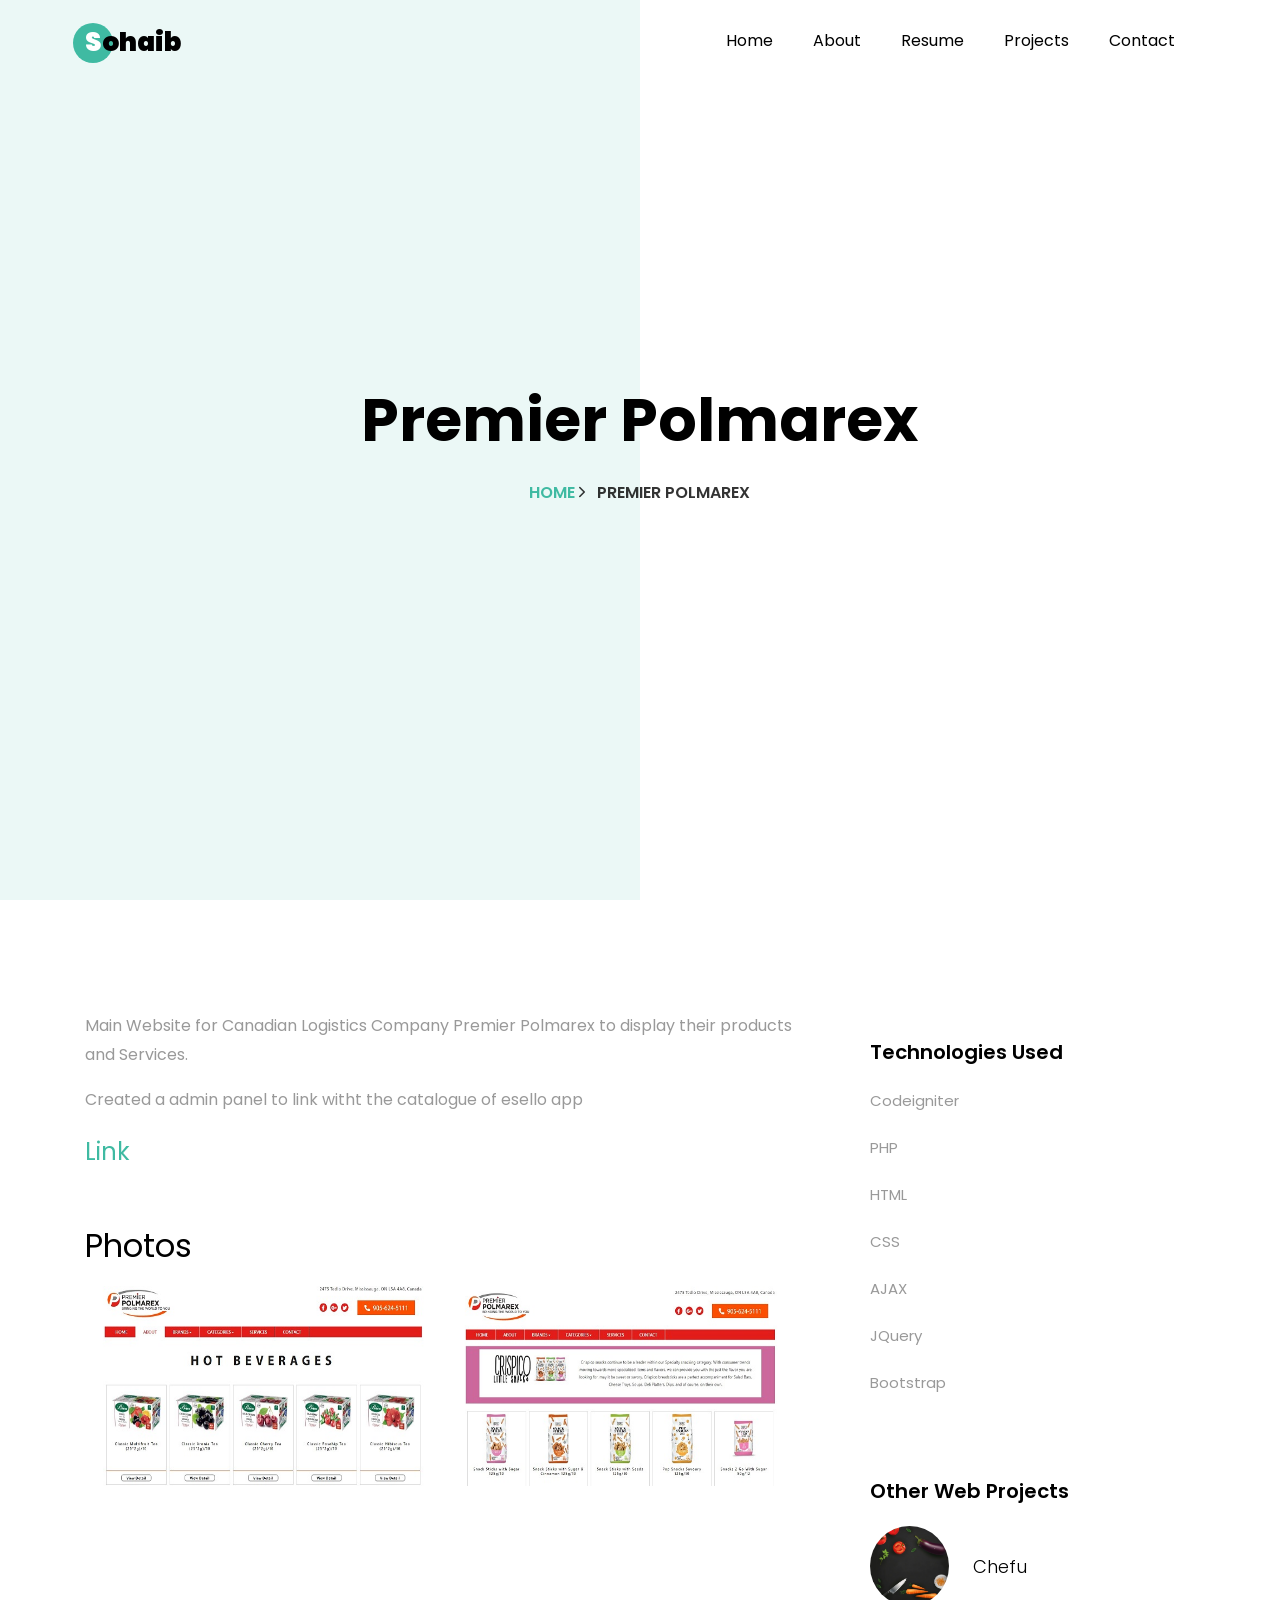
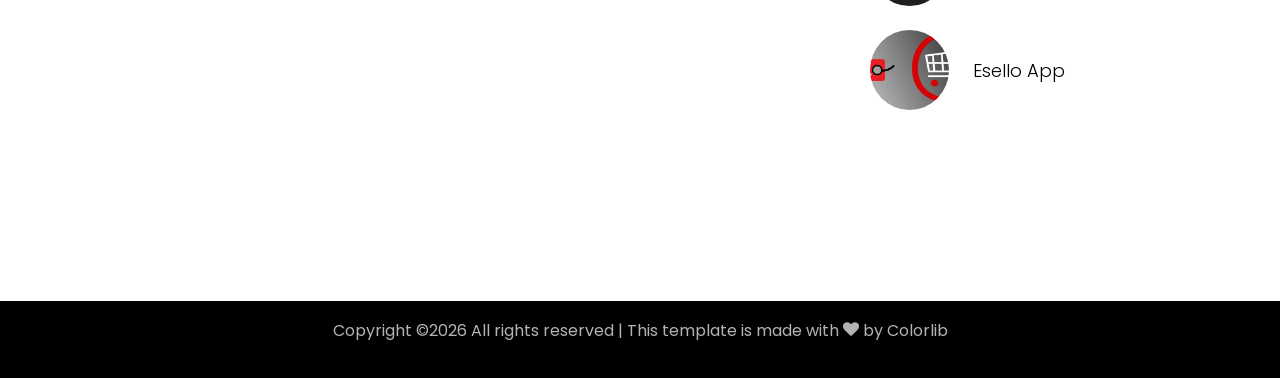
<file: Premier-polmarex.html>
<!DOCTYPE html>
<html lang="en">
  <head>
    <title>Portfolio | Premier Polmarex</title>
    <meta charset="utf-8">
    <meta name="viewport" content="width=device-width, initial-scale=1, shrink-to-fit=no">
    
    <link href="https://fonts.googleapis.com/css?family=Poppins:100,200,300,400,500,600,700,800,900" rel="stylesheet">

    <link rel="stylesheet" href="css/open-iconic-bootstrap.min.css">
    <link rel="stylesheet" href="css/animate.css">
    
    <link rel="stylesheet" href="css/owl.carousel.min.css">
    <link rel="stylesheet" href="css/owl.theme.default.min.css">
    <link rel="stylesheet" href="css/magnific-popup.css">

    <link rel="stylesheet" href="css/aos.css">

    <link rel="stylesheet" href="css/ionicons.min.css">
    
    <link rel="stylesheet" href="css/flaticon.css">
    <link rel="stylesheet" href="css/icomoon.css">
    <link rel="stylesheet" href="css/style.css">
  </head>
  <body data-spy="scroll" data-target=".site-navbar-target" data-offset="300">
	  
	  
    <nav class="navbar navbar-expand-lg navbar-dark ftco_navbar ftco-navbar-light site-navbar-target" id="ftco-navbar">
	    <div class="container">
	      <a class="navbar-brand" href="index.html"><span>S</span>ohaib</a>
	      <button class="navbar-toggler js-fh5co-nav-toggle fh5co-nav-toggle" type="button" data-toggle="collapse" data-target="#ftco-nav" aria-controls="ftco-nav" aria-expanded="false" aria-label="Toggle navigation">
	        <span class="oi oi-menu"></span> Menu
	      </button>

	      <div class="collapse navbar-collapse" id="ftco-nav">
	        <ul class="navbar-nav nav ml-auto">
	          <li class="nav-item"><a href="index.html" class="nav-link"><span>Home</span></a></li>
	          <li class="nav-item"><a href="index.html#about-section" class="nav-link"><span>About</span></a></li>
	          <li class="nav-item"><a href="index.html#resume-section" class="nav-link"><span>Resume</span></a></li>
	          <li class="nav-item"><a href="index.html#projects-section" class="nav-link"><span>Projects</span></a></li>
	          <li class="nav-item"><a href="index.html#contact-section" class="nav-link"><span>Contact</span></a></li>
	        </ul>
	      </div>
	    </div>
	  </nav>
	  <div class="hero-wrap js-fullheight">
      <div class="overlay"></div>
      <div class="container">
        <div class="row no-gutters slider-text js-fullheight justify-content-center align-items-center">
          <div class="col-lg-10 ftco-animate d-flex align-items-center">
          	<div class="text text-center">
          		<h1 class="mb-3 bread">Premier Polmarex</h1>
	            <p class="breadcrumbs">
					<span class="mr-2"><a href="index.html">Home <i class="ion-ios-arrow-forward"></i></a></span> 
					<span>Premier Polmarex</span>
				</p>
            </div>
          </div>
        </div>
      </div>
    </div>
		
		<section class="ftco-section">
      <div class="container">
        <div class="row">
          <div class="col-lg-8 ftco-animate">
			<p>Main Website for Canadian Logistics Company Premier Polmarex to display their products and Services.</p> 
			<p>Created a admin panel to link witht the catalogue of esello app</p>
			<a href="https://www.premierpolmarex.ca/" target="_blank"><font size="5">Link</font></a>
			<h2 class="mb-3"><br>Photos</h2>
			<p float="left">
			  <img src="images/pp1.jpg" width="350" height="200">
			  <img src="images/pp2.jpg" width="350" height="200">
			</p>
          </div> <!-- .col-md-8 -->
		  
          <div class="col-lg-4 sidebar ftco-animate">
            
            <div class="sidebar-box ftco-animate">
            	<h3 class="heading-sidebar">Technologies Used</h3>
              <ul class="categories">
                <li>Codeigniter</li>
				<li>PHP</li>
				<li>HTML</li>
				<li>CSS</li>
				<li>AJAX</li>
				<li>JQuery</li>
				<li>Bootstrap</li>
              </ul>
            </div>

            <div class="sidebar-box ftco-animate">
              <h3 class="heading-sidebar">Other Web Projects</h3>
              <div class="block-21 mb-4 d-flex">
                <a class="blog-img mr-4" style="background-image: url(images/C0.jpg);"></a>
                <div class="text">
                  <h3 class="heading"><a href="Chefu.html"><br>Chefu</a></h3>
                </div>
              </div>
              <div class="block-21 mb-4 d-flex">
                <a class="blog-img mr-4" style="background-image: url(images/es0.jpg);"></a>
                <div class="text">
                  <h3 class="heading"><a href="Esello-app.html"><br>Esello App</a></h3>
                </div>
              </div>
            </div>
          </div>
        </div>
      </div>
    </section> <!-- .section -->

    <footer class="ftco-footer ftco-section">
      <div class="container">
        <div class="row">
          <div class="col-md-12 text-center">
            <p><!-- Link back to Colorlib can't be removed. Template is licensed under CC BY 3.0. -->
				Copyright &copy;<script>document.write(new Date().getFullYear());</script> All rights reserved | This template is made with <i class="icon-heart color-danger" aria-hidden="true"></i> by <a href="https://colorlib.com" target="_blank">Colorlib</a>
			<!-- Link back to Colorlib can't be removed. Template is licensed under CC BY 3.0. --></p>
          </div>
        </div>
      </div>
    </footer>
    
  

  <!-- loader -->
  <div id="ftco-loader" class="show fullscreen"><svg class="circular" width="48px" height="48px"><circle class="path-bg" cx="24" cy="24" r="22" fill="none" stroke-width="4" stroke="#eeeeee"/><circle class="path" cx="24" cy="24" r="22" fill="none" stroke-width="4" stroke-miterlimit="10" stroke="#F96D00"/></svg></div>


  <script src="js/jquery.min.js"></script>
  <script src="js/jquery-migrate-3.0.1.min.js"></script>
  <script src="js/popper.min.js"></script>
  <script src="js/bootstrap.min.js"></script>
  <script src="js/jquery.easing.1.3.js"></script>
  <script src="js/jquery.waypoints.min.js"></script>
  <script src="js/jquery.stellar.min.js"></script>
  <script src="js/owl.carousel.min.js"></script>
  <script src="js/jquery.magnific-popup.min.js"></script>
  <script src="js/aos.js"></script>
  <script src="js/jquery.animateNumber.min.js"></script>
  <script src="js/scrollax.min.js"></script>
  
  <script src="js/main.js"></script>
    
  </body>
</html>
</file>
<file: css/flaticon.css>
/*
  	Flaticon icon font: Flaticon
  	Creation date: 04/01/2019 13:45
  	*/


@font-face {
  font-family: "Flaticon";
  src: url("../fonts/flaticon/font/Flaticon.eot");
  src: url("../fonts/flaticon/font/Flaticon.eot?#iefix") format("embedded-opentype"),
       url("../fonts/flaticon/font/Flaticon.woff") format("woff"),
       url("../fonts/flaticon/font/Flaticon.ttf") format("truetype"),
       url("../fonts/flaticon/font/Flaticon.svg#Flaticon") format("svg");
  font-weight: normal;
  font-style: normal;
}

@media screen and (-webkit-min-device-pixel-ratio:0) {
  @font-face {
    font-family: "Flaticon";
    src: url("../fonts/flaticon/font/Flaticon.svg#Flaticon") format("svg");
  }
}

[class^="flaticon-"]:before, [class*=" flaticon-"]:before,
[class^="flaticon-"]:after, [class*=" flaticon-"]:after {   
  font-family: Flaticon;
  font-style: normal;
  font-weight: normal;
  font-variant: normal;
  text-transform: none;
  line-height: 1;

  /* Better Font Rendering =========== */
  -webkit-font-smoothing: antialiased;
  -moz-osx-font-smoothing: grayscale;
}

.flaticon-ideas:before { content: "\f100"; }
.flaticon-flasks:before { content: "\f101"; }
.flaticon-analysis:before { content: "\f102"; }
.flaticon-ux-design:before { content: "\f103"; }
.flaticon-web-design:before { content: "\f104"; }
.flaticon-idea:before { content: "\f105"; }
.flaticon-innovation:before { content: "\f106"; }
</file>
<file: css/icomoon.css>
@font-face {
  font-family: 'icomoon';
  src:  url('../fonts/icomoon/icomoon.eot?6tt51o');
  src:  url('../fonts/icomoon/icomoon.eot?6tt51o#iefix') format('embedded-opentype'),
    url('../fonts/icomoon/icomoon.ttf?6tt51o') format('truetype'),
    url('../fonts/icomoon/icomoon.woff?6tt51o') format('woff'),
    url('../fonts/icomoon/icomoon.svg?6tt51o#icomoon') format('svg');
  font-weight: normal;
  font-style: normal;
}

[class^="icon-"], [class*=" icon-"] {
  /* use !important to prevent issues with browser extensions that change fonts */
  font-family: 'icomoon' !important;
  speak: none;
  font-style: normal;
  font-weight: normal;
  font-variant: normal;
  text-transform: none;
  line-height: 1;

  /* Better Font Rendering =========== */
  -webkit-font-smoothing: antialiased;
  -moz-osx-font-smoothing: grayscale;
}

.icon-asterisk:before {
  content: "\f069";
}
.icon-plus:before {
  content: "\f067";
}
.icon-question:before {
  content: "\f128";
}
.icon-minus:before {
  content: "\f068";
}
.icon-glass:before {
  content: "\f000";
}
.icon-music:before {
  content: "\f001";
}
.icon-search:before {
  content: "\f002";
}
.icon-envelope-o:before {
  content: "\f003";
}
.icon-heart:before {
  content: "\f004";
}
.icon-star:before {
  content: "\f005";
}
.icon-star-o:before {
  content: "\f006";
}
.icon-user:before {
  content: "\f007";
}
.icon-film:before {
  content: "\f008";
}
.icon-th-large:before {
  content: "\f009";
}
.icon-th:before {
  content: "\f00a";
}
.icon-th-list:before {
  content: "\f00b";
}
.icon-check:before {
  content: "\f00c";
}
.icon-close:before {
  content: "\f00d";
}
.icon-remove:before {
  content: "\f00d";
}
.icon-times:before {
  content: "\f00d";
}
.icon-search-plus:before {
  content: "\f00e";
}
.icon-search-minus:before {
  content: "\f010";
}
.icon-power-off:before {
  content: "\f011";
}
.icon-signal:before {
  content: "\f012";
}
.icon-cog:before {
  content: "\f013";
}
.icon-gear:before {
  content: "\f013";
}
.icon-trash-o:before {
  content: "\f014";
}
.icon-home:before {
  content: "\f015";
}
.icon-file-o:before {
  content: "\f016";
}
.icon-clock-o:before {
  content: "\f017";
}
.icon-road:before {
  content: "\f018";
}
.icon-download:before {
  content: "\f019";
}
.icon-arrow-circle-o-down:before {
  content: "\f01a";
}
.icon-arrow-circle-o-up:before {
  content: "\f01b";
}
.icon-inbox:before {
  content: "\f01c";
}
.icon-play-circle-o:before {
  content: "\f01d";
}
.icon-repeat:before {
  content: "\f01e";
}
.icon-rotate-right:before {
  content: "\f01e";
}
.icon-refresh:before {
  content: "\f021";
}
.icon-list-alt:before {
  content: "\f022";
}
.icon-lock:before {
  content: "\f023";
}
.icon-flag:before {
  content: "\f024";
}
.icon-headphones:before {
  content: "\f025";
}
.icon-volume-off:before {
  content: "\f026";
}
.icon-volume-down:before {
  content: "\f027";
}
.icon-volume-up:before {
  content: "\f028";
}
.icon-qrcode:before {
  content: "\f029";
}
.icon-barcode:before {
  content: "\f02a";
}
.icon-tag:before {
  content: "\f02b";
}
.icon-tags:before {
  content: "\f02c";
}
.icon-book:before {
  content: "\f02d";
}
.icon-bookmark:before {
  content: "\f02e";
}
.icon-print:before {
  content: "\f02f";
}
.icon-camera:before {
  content: "\f030";
}
.icon-font:before {
  content: "\f031";
}
.icon-bold:before {
  content: "\f032";
}
.icon-italic:before {
  content: "\f033";
}
.icon-text-height:before {
  content: "\f034";
}
.icon-text-width:before {
  content: "\f035";
}
.icon-align-left:before {
  content: "\f036";
}
.icon-align-center:before {
  content: "\f037";
}
.icon-align-right:before {
  content: "\f038";
}
.icon-align-justify:before {
  content: "\f039";
}
.icon-list:before {
  content: "\f03a";
}
.icon-dedent:before {
  content: "\f03b";
}
.icon-outdent:before {
  content: "\f03b";
}
.icon-indent:before {
  content: "\f03c";
}
.icon-video-camera:before {
  content: "\f03d";
}
.icon-image:before {
  content: "\f03e";
}
.icon-photo:before {
  content: "\f03e";
}
.icon-picture-o:before {
  content: "\f03e";
}
.icon-pencil:before {
  content: "\f040";
}
.icon-map-marker:before {
  content: "\f041";
}
.icon-adjust:before {
  content: "\f042";
}
.icon-tint:before {
  content: "\f043";
}
.icon-edit:before {
  content: "\f044";
}
.icon-pencil-square-o:before {
  content: "\f044";
}
.icon-share-square-o:before {
  content: "\f045";
}
.icon-check-square-o:before {
  content: "\f046";
}
.icon-arrows:before {
  content: "\f047";
}
.icon-step-backward:before {
  content: "\f048";
}
.icon-fast-backward:before {
  content: "\f049";
}
.icon-backward:before {
  content: "\f04a";
}
.icon-play:before {
  content: "\f04b";
}
.icon-pause:before {
  content: "\f04c";
}
.icon-stop:before {
  content: "\f04d";
}
.icon-forward:before {
  content: "\f04e";
}
.icon-fast-forward:before {
  content: "\f050";
}
.icon-step-forward:before {
  content: "\f051";
}
.icon-eject:before {
  content: "\f052";
}
.icon-chevron-left:before {
  content: "\f053";
}
.icon-chevron-right:before {
  content: "\f054";
}
.icon-plus-circle:before {
  content: "\f055";
}
.icon-minus-circle:before {
  content: "\f056";
}
.icon-times-circle:before {
  content: "\f057";
}
.icon-check-circle:before {
  content: "\f058";
}
.icon-question-circle:before {
  content: "\f059";
}
.icon-info-circle:before {
  content: "\f05a";
}
.icon-crosshairs:before {
  content: "\f05b";
}
.icon-times-circle-o:before {
  content: "\f05c";
}
.icon-check-circle-o:before {
  content: "\f05d";
}
.icon-ban:before {
  content: "\f05e";
}
.icon-arrow-left:before {
  content: "\f060";
}
.icon-arrow-right:before {
  content: "\f061";
}
.icon-arrow-up:before {
  content: "\f062";
}
.icon-arrow-down:before {
  content: "\f063";
}
.icon-mail-forward:before {
  content: "\f064";
}
.icon-share:before {
  content: "\f064";
}
.icon-expand:before {
  content: "\f065";
}
.icon-compress:before {
  content: "\f066";
}
.icon-exclamation-circle:before {
  content: "\f06a";
}
.icon-gift:before {
  content: "\f06b";
}
.icon-leaf:before {
  content: "\f06c";
}
.icon-fire:before {
  content: "\f06d";
}
.icon-eye:before {
  content: "\f06e";
}
.icon-eye-slash:before {
  content: "\f070";
}
.icon-exclamation-triangle:before {
  content: "\f071";
}
.icon-warning:before {
  content: "\f071";
}
.icon-plane:before {
  content: "\f072";
}
.icon-calendar:before {
  content: "\f073";
}
.icon-random:before {
  content: "\f074";
}
.icon-comment:before {
  content: "\f075";
}
.icon-magnet:before {
  content: "\f076";
}
.icon-chevron-up:before {
  content: "\f077";
}
.icon-chevron-down:before {
  content: "\f078";
}
.icon-retweet:before {
  content: "\f079";
}
.icon-shopping-cart:before {
  content: "\f07a";
}
.icon-folder:before {
  content: "\f07b";
}
.icon-folder-open:before {
  content: "\f07c";
}
.icon-arrows-v:before {
  content: "\f07d";
}
.icon-arrows-h:before {
  content: "\f07e";
}
.icon-bar-chart:before {
  content: "\f080";
}
.icon-bar-chart-o:before {
  content: "\f080";
}
.icon-twitter-square:before {
  content: "\f081";
}
.icon-facebook-square:before {
  content: "\f082";
}
.icon-camera-retro:before {
  content: "\f083";
}
.icon-key:before {
  content: "\f084";
}
.icon-cogs:before {
  content: "\f085";
}
.icon-gears:before {
  content: "\f085";
}
.icon-comments:before {
  content: "\f086";
}
.icon-thumbs-o-up:before {
  content: "\f087";
}
.icon-thumbs-o-down:before {
  content: "\f088";
}
.icon-star-half:before {
  content: "\f089";
}
.icon-heart-o:before {
  content: "\f08a";
}
.icon-sign-out:before {
  content: "\f08b";
}
.icon-linkedin-square:before {
  content: "\f08c";
}
.icon-thumb-tack:before {
  content: "\f08d";
}
.icon-external-link:before {
  content: "\f08e";
}
.icon-sign-in:before {
  content: "\f090";
}
.icon-trophy:before {
  content: "\f091";
}
.icon-github-square:before {
  content: "\f092";
}
.icon-upload:before {
  content: "\f093";
}
.icon-lemon-o:before {
  content: "\f094";
}
.icon-phone:before {
  content: "\f095";
}
.icon-square-o:before {
  content: "\f096";
}
.icon-bookmark-o:before {
  content: "\f097";
}
.icon-phone-square:before {
  content: "\f098";
}
.icon-twitter:before {
  content: "\f099";
}
.icon-facebook:before {
  content: "\f09a";
}
.icon-facebook-f:before {
  content: "\f09a";
}
.icon-github:before {
  content: "\f09b";
}
.icon-unlock:before {
  content: "\f09c";
}
.icon-credit-card:before {
  content: "\f09d";
}
.icon-feed:before {
  content: "\f09e";
}
.icon-rss:before {
  content: "\f09e";
}
.icon-hdd-o:before {
  content: "\f0a0";
}
.icon-bullhorn:before {
  content: "\f0a1";
}
.icon-bell-o:before {
  content: "\f0a2";
}
.icon-certificate:before {
  content: "\f0a3";
}
.icon-hand-o-right:before {
  content: "\f0a4";
}
.icon-hand-o-left:before {
  content: "\f0a5";
}
.icon-hand-o-up:before {
  content: "\f0a6";
}
.icon-hand-o-down:before {
  content: "\f0a7";
}
.icon-arrow-circle-left:before {
  content: "\f0a8";
}
.icon-arrow-circle-right:before {
  content: "\f0a9";
}
.icon-arrow-circle-up:before {
  content: "\f0aa";
}
.icon-arrow-circle-down:before {
  content: "\f0ab";
}
.icon-globe:before {
  content: "\f0ac";
}
.icon-wrench:before {
  content: "\f0ad";
}
.icon-tasks:before {
  content: "\f0ae";
}
.icon-filter:before {
  content: "\f0b0";
}
.icon-briefcase:before {
  content: "\f0b1";
}
.icon-arrows-alt:before {
  content: "\f0b2";
}
.icon-group:before {
  content: "\f0c0";
}
.icon-users:before {
  content: "\f0c0";
}
.icon-chain:before {
  content: "\f0c1";
}
.icon-link:before {
  content: "\f0c1";
}
.icon-cloud:before {
  content: "\f0c2";
}
.icon-flask:before {
  content: "\f0c3";
}
.icon-cut:before {
  content: "\f0c4";
}
.icon-scissors:before {
  content: "\f0c4";
}
.icon-copy:before {
  content: "\f0c5";
}
.icon-files-o:before {
  content: "\f0c5";
}
.icon-paperclip:before {
  content: "\f0c6";
}
.icon-floppy-o:before {
  content: "\f0c7";
}
.icon-save:before {
  content: "\f0c7";
}
.icon-square:before {
  content: "\f0c8";
}
.icon-bars:before {
  content: "\f0c9";
}
.icon-navicon:before {
  content: "\f0c9";
}
.icon-reorder:before {
  content: "\f0c9";
}
.icon-list-ul:before {
  content: "\f0ca";
}
.icon-list-ol:before {
  content: "\f0cb";
}
.icon-strikethrough:before {
  content: "\f0cc";
}
.icon-underline:before {
  content: "\f0cd";
}
.icon-table:before {
  content: "\f0ce";
}
.icon-magic:before {
  content: "\f0d0";
}
.icon-truck:before {
  content: "\f0d1";
}
.icon-pinterest:before {
  content: "\f0d2";
}
.icon-pinterest-square:before {
  content: "\f0d3";
}
.icon-google-plus-square:before {
  content: "\f0d4";
}
.icon-google-plus:before {
  content: "\f0d5";
}
.icon-money:before {
  content: "\f0d6";
}
.icon-caret-down:before {
  content: "\f0d7";
}
.icon-caret-up:before {
  content: "\f0d8";
}
.icon-caret-left:before {
  content: "\f0d9";
}
.icon-caret-right:before {
  content: "\f0da";
}
.icon-columns:before {
  content: "\f0db";
}
.icon-sort:before {
  content: "\f0dc";
}
.icon-unsorted:before {
  content: "\f0dc";
}
.icon-sort-desc:before {
  content: "\f0dd";
}
.icon-sort-down:before {
  content: "\f0dd";
}
.icon-sort-asc:before {
  content: "\f0de";
}
.icon-sort-up:before {
  content: "\f0de";
}
.icon-envelope:before {
  content: "\f0e0";
}
.icon-linkedin:before {
  content: "\f0e1";
}
.icon-rotate-left:before {
  content: "\f0e2";
}
.icon-undo:before {
  content: "\f0e2";
}
.icon-gavel:before {
  content: "\f0e3";
}
.icon-legal:before {
  content: "\f0e3";
}
.icon-dashboard:before {
  content: "\f0e4";
}
.icon-tachometer:before {
  content: "\f0e4";
}
.icon-comment-o:before {
  content: "\f0e5";
}
.icon-comments-o:before {
  content: "\f0e6";
}
.icon-bolt:before {
  content: "\f0e7";
}
.icon-flash:before {
  content: "\f0e7";
}
.icon-sitemap:before {
  content: "\f0e8";
}
.icon-umbrella:before {
  content: "\f0e9";
}
.icon-clipboard:before {
  content: "\f0ea";
}
.icon-paste:before {
  content: "\f0ea";
}
.icon-lightbulb-o:before {
  content: "\f0eb";
}
.icon-exchange:before {
  content: "\f0ec";
}
.icon-cloud-download:before {
  content: "\f0ed";
}
.icon-cloud-upload:before {
  content: "\f0ee";
}
.icon-user-md:before {
  content: "\f0f0";
}
.icon-stethoscope:before {
  content: "\f0f1";
}
.icon-suitcase:before {
  content: "\f0f2";
}
.icon-bell:before {
  content: "\f0f3";
}
.icon-coffee:before {
  content: "\f0f4";
}
.icon-cutlery:before {
  content: "\f0f5";
}
.icon-file-text-o:before {
  content: "\f0f6";
}
.icon-building-o:before {
  content: "\f0f7";
}
.icon-hospital-o:before {
  content: "\f0f8";
}
.icon-ambulance:before {
  content: "\f0f9";
}
.icon-medkit:before {
  content: "\f0fa";
}
.icon-fighter-jet:before {
  content: "\f0fb";
}
.icon-beer:before {
  content: "\f0fc";
}
.icon-h-square:before {
  content: "\f0fd";
}
.icon-plus-square:before {
  content: "\f0fe";
}
.icon-angle-double-left:before {
  content: "\f100";
}
.icon-angle-double-right:before {
  content: "\f101";
}
.icon-angle-double-up:before {
  content: "\f102";
}
.icon-angle-double-down:before {
  content: "\f103";
}
.icon-angle-left:before {
  content: "\f104";
}
.icon-angle-right:before {
  content: "\f105";
}
.icon-angle-up:before {
  content: "\f106";
}
.icon-angle-down:before {
  content: "\f107";
}
.icon-desktop:before {
  content: "\f108";
}
.icon-laptop:before {
  content: "\f109";
}
.icon-tablet:before {
  content: "\f10a";
}
.icon-mobile:before {
  content: "\f10b";
}
.icon-mobile-phone:before {
  content: "\f10b";
}
.icon-circle-o:before {
  content: "\f10c";
}
.icon-quote-left:before {
  content: "\f10d";
}
.icon-quote-right:before {
  content: "\f10e";
}
.icon-spinner:before {
  content: "\f110";
}
.icon-circle:before {
  content: "\f111";
}
.icon-mail-reply:before {
  content: "\f112";
}
.icon-reply:before {
  content: "\f112";
}
.icon-github-alt:before {
  content: "\f113";
}
.icon-folder-o:before {
  content: "\f114";
}
.icon-folder-open-o:before {
  content: "\f115";
}
.icon-smile-o:before {
  content: "\f118";
}
.icon-frown-o:before {
  content: "\f119";
}
.icon-meh-o:before {
  content: "\f11a";
}
.icon-gamepad:before {
  content: "\f11b";
}
.icon-keyboard-o:before {
  content: "\f11c";
}
.icon-flag-o:before {
  content: "\f11d";
}
.icon-flag-checkered:before {
  content: "\f11e";
}
.icon-terminal:before {
  content: "\f120";
}
.icon-code:before {
  content: "\f121";
}
.icon-mail-reply-all:before {
  content: "\f122";
}
.icon-reply-all:before {
  content: "\f122";
}
.icon-star-half-empty:before {
  content: "\f123";
}
.icon-star-half-full:before {
  content: "\f123";
}
.icon-star-half-o:before {
  content: "\f123";
}
.icon-location-arrow:before {
  content: "\f124";
}
.icon-crop:before {
  content: "\f125";
}
.icon-code-fork:before {
  content: "\f126";
}
.icon-chain-broken:before {
  content: "\f127";
}
.icon-unlink:before {
  content: "\f127";
}
.icon-info:before {
  content: "\f129";
}
.icon-exclamation:before {
  content: "\f12a";
}
.icon-superscript:before {
  content: "\f12b";
}
.icon-subscript:before {
  content: "\f12c";
}
.icon-eraser:before {
  content: "\f12d";
}
.icon-puzzle-piece:before {
  content: "\f12e";
}
.icon-microphone:before {
  content: "\f130";
}
.icon-microphone-slash:before {
  content: "\f131";
}
.icon-shield:before {
  content: "\f132";
}
.icon-calendar-o:before {
  content: "\f133";
}
.icon-fire-extinguisher:before {
  content: "\f134";
}
.icon-rocket:before {
  content: "\f135";
}
.icon-maxcdn:before {
  content: "\f136";
}
.icon-chevron-circle-left:before {
  content: "\f137";
}
.icon-chevron-circle-right:before {
  content: "\f138";
}
.icon-chevron-circle-up:before {
  content: "\f139";
}
.icon-chevron-circle-down:before {
  content: "\f13a";
}
.icon-html5:before {
  content: "\f13b";
}
.icon-css3:before {
  content: "\f13c";
}
.icon-anchor:before {
  content: "\f13d";
}
.icon-unlock-alt:before {
  content: "\f13e";
}
.icon-bullseye:before {
  content: "\f140";
}
.icon-ellipsis-h:before {
  content: "\f141";
}
.icon-ellipsis-v:before {
  content: "\f142";
}
.icon-rss-square:before {
  content: "\f143";
}
.icon-play-circle:before {
  content: "\f144";
}
.icon-ticket:before {
  content: "\f145";
}
.icon-minus-square:before {
  content: "\f146";
}
.icon-minus-square-o:before {
  content: "\f147";
}
.icon-level-up:before {
  content: "\f148";
}
.icon-level-down:before {
  content: "\f149";
}
.icon-check-square:before {
  content: "\f14a";
}
.icon-pencil-square:before {
  content: "\f14b";
}
.icon-external-link-square:before {
  content: "\f14c";
}
.icon-share-square:before {
  content: "\f14d";
}
.icon-compass:before {
  content: "\f14e";
}
.icon-caret-square-o-down:before {
  content: "\f150";
}
.icon-toggle-down:before {
  content: "\f150";
}
.icon-caret-square-o-up:before {
  content: "\f151";
}
.icon-toggle-up:before {
  content: "\f151";
}
.icon-caret-square-o-right:before {
  content: "\f152";
}
.icon-toggle-right:before {
  content: "\f152";
}
.icon-eur:before {
  content: "\f153";
}
.icon-euro:before {
  content: "\f153";
}
.icon-gbp:before {
  content: "\f154";
}
.icon-dollar:before {
  content: "\f155";
}
.icon-usd:before {
  content: "\f155";
}
.icon-inr:before {
  content: "\f156";
}
.icon-rupee:before {
  content: "\f156";
}
.icon-cny:before {
  content: "\f157";
}
.icon-jpy:before {
  content: "\f157";
}
.icon-rmb:before {
  content: "\f157";
}
.icon-yen:before {
  content: "\f157";
}
.icon-rouble:before {
  content: "\f158";
}
.icon-rub:before {
  content: "\f158";
}
.icon-ruble:before {
  content: "\f158";
}
.icon-krw:before {
  content: "\f159";
}
.icon-won:before {
  content: "\f159";
}
.icon-bitcoin:before {
  content: "\f15a";
}
.icon-btc:before {
  content: "\f15a";
}
.icon-file:before {
  content: "\f15b";
}
.icon-file-text:before {
  content: "\f15c";
}
.icon-sort-alpha-asc:before {
  content: "\f15d";
}
.icon-sort-alpha-desc:before {
  content: "\f15e";
}
.icon-sort-amount-asc:before {
  content: "\f160";
}
.icon-sort-amount-desc:before {
  content: "\f161";
}
.icon-sort-numeric-asc:before {
  content: "\f162";
}
.icon-sort-numeric-desc:before {
  content: "\f163";
}
.icon-thumbs-up:before {
  content: "\f164";
}
.icon-thumbs-down:before {
  content: "\f165";
}
.icon-youtube-square:before {
  content: "\f166";
}
.icon-youtube:before {
  content: "\f167";
}
.icon-xing:before {
  content: "\f168";
}
.icon-xing-square:before {
  content: "\f169";
}
.icon-youtube-play:before {
  content: "\f16a";
}
.icon-dropbox:before {
  content: "\f16b";
}
.icon-stack-overflow:before {
  content: "\f16c";
}
.icon-instagram:before {
  content: "\f16d";
}
.icon-flickr:before {
  content: "\f16e";
}
.icon-adn:before {
  content: "\f170";
}
.icon-bitbucket:before {
  content: "\f171";
}
.icon-bitbucket-square:before {
  content: "\f172";
}
.icon-tumblr:before {
  content: "\f173";
}
.icon-tumblr-square:before {
  content: "\f174";
}
.icon-long-arrow-down:before {
  content: "\f175";
}
.icon-long-arrow-up:before {
  content: "\f176";
}
.icon-long-arrow-left:before {
  content: "\f177";
}
.icon-long-arrow-right:before {
  content: "\f178";
}
.icon-apple:before {
  content: "\f179";
}
.icon-windows:before {
  content: "\f17a";
}
.icon-android:before {
  content: "\f17b";
}
.icon-linux:before {
  content: "\f17c";
}
.icon-dribbble:before {
  content: "\f17d";
}
.icon-skype:before {
  content: "\f17e";
}
.icon-foursquare:before {
  content: "\f180";
}
.icon-trello:before {
  content: "\f181";
}
.icon-female:before {
  content: "\f182";
}
.icon-male:before {
  content: "\f183";
}
.icon-gittip:before {
  content: "\f184";
}
.icon-gratipay:before {
  content: "\f184";
}
.icon-sun-o:before {
  content: "\f185";
}
.icon-moon-o:before {
  content: "\f186";
}
.icon-archive:before {
  content: "\f187";
}
.icon-bug:before {
  content: "\f188";
}
.icon-vk:before {
  content: "\f189";
}
.icon-weibo:before {
  content: "\f18a";
}
.icon-renren:before {
  content: "\f18b";
}
.icon-pagelines:before {
  content: "\f18c";
}
.icon-stack-exchange:before {
  content: "\f18d";
}
.icon-arrow-circle-o-right:before {
  content: "\f18e";
}
.icon-arrow-circle-o-left:before {
  content: "\f190";
}
.icon-caret-square-o-left:before {
  content: "\f191";
}
.icon-toggle-left:before {
  content: "\f191";
}
.icon-dot-circle-o:before {
  content: "\f192";
}
.icon-wheelchair:before {
  content: "\f193";
}
.icon-vimeo-square:before {
  content: "\f194";
}
.icon-try:before {
  content: "\f195";
}
.icon-turkish-lira:before {
  content: "\f195";
}
.icon-plus-square-o:before {
  content: "\f196";
}
.icon-space-shuttle:before {
  content: "\f197";
}
.icon-slack:before {
  content: "\f198";
}
.icon-envelope-square:before {
  content: "\f199";
}
.icon-wordpress:before {
  content: "\f19a";
}
.icon-openid:before {
  content: "\f19b";
}
.icon-bank:before {
  content: "\f19c";
}
.icon-institution:before {
  content: "\f19c";
}
.icon-university:before {
  content: "\f19c";
}
.icon-graduation-cap:before {
  content: "\f19d";
}
.icon-mortar-board:before {
  content: "\f19d";
}
.icon-yahoo:before {
  content: "\f19e";
}
.icon-google:before {
  content: "\f1a0";
}
.icon-reddit:before {
  content: "\f1a1";
}
.icon-reddit-square:before {
  content: "\f1a2";
}
.icon-stumbleupon-circle:before {
  content: "\f1a3";
}
.icon-stumbleupon:before {
  content: "\f1a4";
}
.icon-delicious:before {
  content: "\f1a5";
}
.icon-digg:before {
  content: "\f1a6";
}
.icon-pied-piper-pp:before {
  content: "\f1a7";
}
.icon-pied-piper-alt:before {
  content: "\f1a8";
}
.icon-drupal:before {
  content: "\f1a9";
}
.icon-joomla:before {
  content: "\f1aa";
}
.icon-language:before {
  content: "\f1ab";
}
.icon-fax:before {
  content: "\f1ac";
}
.icon-building:before {
  content: "\f1ad";
}
.icon-child:before {
  content: "\f1ae";
}
.icon-paw:before {
  content: "\f1b0";
}
.icon-spoon:before {
  content: "\f1b1";
}
.icon-cube:before {
  content: "\f1b2";
}
.icon-cubes:before {
  content: "\f1b3";
}
.icon-behance:before {
  content: "\f1b4";
}
.icon-behance-square:before {
  content: "\f1b5";
}
.icon-steam:before {
  content: "\f1b6";
}
.icon-steam-square:before {
  content: "\f1b7";
}
.icon-recycle:before {
  content: "\f1b8";
}
.icon-automobile:before {
  content: "\f1b9";
}
.icon-car:before {
  content: "\f1b9";
}
.icon-cab:before {
  content: "\f1ba";
}
.icon-taxi:before {
  content: "\f1ba";
}
.icon-tree:before {
  content: "\f1bb";
}
.icon-spotify:before {
  content: "\f1bc";
}
.icon-deviantart:before {
  content: "\f1bd";
}
.icon-soundcloud:before {
  content: "\f1be";
}
.icon-database:before {
  content: "\f1c0";
}
.icon-file-pdf-o:before {
  content: "\f1c1";
}
.icon-file-word-o:before {
  content: "\f1c2";
}
.icon-file-excel-o:before {
  content: "\f1c3";
}
.icon-file-powerpoint-o:before {
  content: "\f1c4";
}
.icon-file-image-o:before {
  content: "\f1c5";
}
.icon-file-photo-o:before {
  content: "\f1c5";
}
.icon-file-picture-o:before {
  content: "\f1c5";
}
.icon-file-archive-o:before {
  content: "\f1c6";
}
.icon-file-zip-o:before {
  content: "\f1c6";
}
.icon-file-audio-o:before {
  content: "\f1c7";
}
.icon-file-sound-o:before {
  content: "\f1c7";
}
.icon-file-movie-o:before {
  content: "\f1c8";
}
.icon-file-video-o:before {
  content: "\f1c8";
}
.icon-file-code-o:before {
  content: "\f1c9";
}
.icon-vine:before {
  content: "\f1ca";
}
.icon-codepen:before {
  content: "\f1cb";
}
.icon-jsfiddle:before {
  content: "\f1cc";
}
.icon-life-bouy:before {
  content: "\f1cd";
}
.icon-life-buoy:before {
  content: "\f1cd";
}
.icon-life-ring:before {
  content: "\f1cd";
}
.icon-life-saver:before {
  content: "\f1cd";
}
.icon-support:before {
  content: "\f1cd";
}
.icon-circle-o-notch:before {
  content: "\f1ce";
}
.icon-ra:before {
  content: "\f1d0";
}
.icon-rebel:before {
  content: "\f1d0";
}
.icon-resistance:before {
  content: "\f1d0";
}
.icon-empire:before {
  content: "\f1d1";
}
.icon-ge:before {
  content: "\f1d1";
}
.icon-git-square:before {
  content: "\f1d2";
}
.icon-git:before {
  content: "\f1d3";
}
.icon-hacker-news:before {
  content: "\f1d4";
}
.icon-y-combinator-square:before {
  content: "\f1d4";
}
.icon-yc-square:before {
  content: "\f1d4";
}
.icon-tencent-weibo:before {
  content: "\f1d5";
}
.icon-qq:before {
  content: "\f1d6";
}
.icon-wechat:before {
  content: "\f1d7";
}
.icon-weixin:before {
  content: "\f1d7";
}
.icon-paper-plane:before {
  content: "\f1d8";
}
.icon-send:before {
  content: "\f1d8";
}
.icon-paper-plane-o:before {
  content: "\f1d9";
}
.icon-send-o:before {
  content: "\f1d9";
}
.icon-history:before {
  content: "\f1da";
}
.icon-circle-thin:before {
  content: "\f1db";
}
.icon-header:before {
  content: "\f1dc";
}
.icon-paragraph:before {
  content: "\f1dd";
}
.icon-sliders:before {
  content: "\f1de";
}
.icon-share-alt:before {
  content: "\f1e0";
}
.icon-share-alt-square:before {
  content: "\f1e1";
}
.icon-bomb:before {
  content: "\f1e2";
}
.icon-futbol-o:before {
  content: "\f1e3";
}
.icon-soccer-ball-o:before {
  content: "\f1e3";
}
.icon-tty:before {
  content: "\f1e4";
}
.icon-binoculars:before {
  content: "\f1e5";
}
.icon-plug:before {
  content: "\f1e6";
}
.icon-slideshare:before {
  content: "\f1e7";
}
.icon-twitch:before {
  content: "\f1e8";
}
.icon-yelp:before {
  content: "\f1e9";
}
.icon-newspaper-o:before {
  content: "\f1ea";
}
.icon-wifi:before {
  content: "\f1eb";
}
.icon-calculator:before {
  content: "\f1ec";
}
.icon-paypal:before {
  content: "\f1ed";
}
.icon-google-wallet:before {
  content: "\f1ee";
}
.icon-cc-visa:before {
  content: "\f1f0";
}
.icon-cc-mastercard:before {
  content: "\f1f1";
}
.icon-cc-discover:before {
  content: "\f1f2";
}
.icon-cc-amex:before {
  content: "\f1f3";
}
.icon-cc-paypal:before {
  content: "\f1f4";
}
.icon-cc-stripe:before {
  content: "\f1f5";
}
.icon-bell-slash:before {
  content: "\f1f6";
}
.icon-bell-slash-o:before {
  content: "\f1f7";
}
.icon-trash:before {
  content: "\f1f8";
}
.icon-copyright:before {
  content: "\f1f9";
}
.icon-at:before {
  content: "\f1fa";
}
.icon-eyedropper:before {
  content: "\f1fb";
}
.icon-paint-brush:before {
  content: "\f1fc";
}
.icon-birthday-cake:before {
  content: "\f1fd";
}
.icon-area-chart:before {
  content: "\f1fe";
}
.icon-pie-chart:before {
  content: "\f200";
}
.icon-line-chart:before {
  content: "\f201";
}
.icon-lastfm:before {
  content: "\f202";
}
.icon-lastfm-square:before {
  content: "\f203";
}
.icon-toggle-off:before {
  content: "\f204";
}
.icon-toggle-on:before {
  content: "\f205";
}
.icon-bicycle:before {
  content: "\f206";
}
.icon-bus:before {
  content: "\f207";
}
.icon-ioxhost:before {
  content: "\f208";
}
.icon-angellist:before {
  content: "\f209";
}
.icon-cc:before {
  content: "\f20a";
}
.icon-ils:before {
  content: "\f20b";
}
.icon-shekel:before {
  content: "\f20b";
}
.icon-sheqel:before {
  content: "\f20b";
}
.icon-meanpath:before {
  content: "\f20c";
}
.icon-buysellads:before {
  content: "\f20d";
}
.icon-connectdevelop:before {
  content: "\f20e";
}
.icon-dashcube:before {
  content: "\f210";
}
.icon-forumbee:before {
  content: "\f211";
}
.icon-leanpub:before {
  content: "\f212";
}
.icon-sellsy:before {
  content: "\f213";
}
.icon-shirtsinbulk:before {
  content: "\f214";
}
.icon-simplybuilt:before {
  content: "\f215";
}
.icon-skyatlas:before {
  content: "\f216";
}
.icon-cart-plus:before {
  content: "\f217";
}
.icon-cart-arrow-down:before {
  content: "\f218";
}
.icon-diamond:before {
  content: "\f219";
}
.icon-ship:before {
  content: "\f21a";
}
.icon-user-secret:before {
  content: "\f21b";
}
.icon-motorcycle:before {
  content: "\f21c";
}
.icon-street-view:before {
  content: "\f21d";
}
.icon-heartbeat:before {
  content: "\f21e";
}
.icon-venus:before {
  content: "\f221";
}
.icon-mars:before {
  content: "\f222";
}
.icon-mercury:before {
  content: "\f223";
}
.icon-intersex:before {
  content: "\f224";
}
.icon-transgender:before {
  content: "\f224";
}
.icon-transgender-alt:before {
  content: "\f225";
}
.icon-venus-double:before {
  content: "\f226";
}
.icon-mars-double:before {
  content: "\f227";
}
.icon-venus-mars:before {
  content: "\f228";
}
.icon-mars-stroke:before {
  content: "\f229";
}
.icon-mars-stroke-v:before {
  content: "\f22a";
}
.icon-mars-stroke-h:before {
  content: "\f22b";
}
.icon-neuter:before {
  content: "\f22c";
}
.icon-genderless:before {
  content: "\f22d";
}
.icon-facebook-official:before {
  content: "\f230";
}
.icon-pinterest-p:before {
  content: "\f231";
}
.icon-whatsapp:before {
  content: "\f232";
}
.icon-server:before {
  content: "\f233";
}
.icon-user-plus:before {
  content: "\f234";
}
.icon-user-times:before {
  content: "\f235";
}
.icon-bed:before {
  content: "\f236";
}
.icon-hotel:before {
  content: "\f236";
}
.icon-viacoin:before {
  content: "\f237";
}
.icon-train:before {
  content: "\f238";
}
.icon-subway:before {
  content: "\f239";
}
.icon-medium:before {
  content: "\f23a";
}
.icon-y-combinator:before {
  content: "\f23b";
}
.icon-yc:before {
  content: "\f23b";
}
.icon-optin-monster:before {
  content: "\f23c";
}
.icon-opencart:before {
  content: "\f23d";
}
.icon-expeditedssl:before {
  content: "\f23e";
}
.icon-battery:before {
  content: "\f240";
}
.icon-battery-4:before {
  content: "\f240";
}
.icon-battery-full:before {
  content: "\f240";
}
.icon-battery-3:before {
  content: "\f241";
}
.icon-battery-three-quarters:before {
  content: "\f241";
}
.icon-battery-2:before {
  content: "\f242";
}
.icon-battery-half:before {
  content: "\f242";
}
.icon-battery-1:before {
  content: "\f243";
}
.icon-battery-quarter:before {
  content: "\f243";
}
.icon-battery-0:before {
  content: "\f244";
}
.icon-battery-empty:before {
  content: "\f244";
}
.icon-mouse-pointer:before {
  content: "\f245";
}
.icon-i-cursor:before {
  content: "\f246";
}
.icon-object-group:before {
  content: "\f247";
}
.icon-object-ungroup:before {
  content: "\f248";
}
.icon-sticky-note:before {
  content: "\f249";
}
.icon-sticky-note-o:before {
  content: "\f24a";
}
.icon-cc-jcb:before {
  content: "\f24b";
}
.icon-cc-diners-club:before {
  content: "\f24c";
}
.icon-clone:before {
  content: "\f24d";
}
.icon-balance-scale:before {
  content: "\f24e";
}
.icon-hourglass-o:before {
  content: "\f250";
}
.icon-hourglass-1:before {
  content: "\f251";
}
.icon-hourglass-start:before {
  content: "\f251";
}
.icon-hourglass-2:before {
  content: "\f252";
}
.icon-hourglass-half:before {
  content: "\f252";
}
.icon-hourglass-3:before {
  content: "\f253";
}
.icon-hourglass-end:before {
  content: "\f253";
}
.icon-hourglass:before {
  content: "\f254";
}
.icon-hand-grab-o:before {
  content: "\f255";
}
.icon-hand-rock-o:before {
  content: "\f255";
}
.icon-hand-paper-o:before {
  content: "\f256";
}
.icon-hand-stop-o:before {
  content: "\f256";
}
.icon-hand-scissors-o:before {
  content: "\f257";
}
.icon-hand-lizard-o:before {
  content: "\f258";
}
.icon-hand-spock-o:before {
  content: "\f259";
}
.icon-hand-pointer-o:before {
  content: "\f25a";
}
.icon-hand-peace-o:before {
  content: "\f25b";
}
.icon-trademark:before {
  content: "\f25c";
}
.icon-registered:before {
  content: "\f25d";
}
.icon-creative-commons:before {
  content: "\f25e";
}
.icon-gg:before {
  content: "\f260";
}
.icon-gg-circle:before {
  content: "\f261";
}
.icon-tripadvisor:before {
  content: "\f262";
}
.icon-odnoklassniki:before {
  content: "\f263";
}
.icon-odnoklassniki-square:before {
  content: "\f264";
}
.icon-get-pocket:before {
  content: "\f265";
}
.icon-wikipedia-w:before {
  content: "\f266";
}
.icon-safari:before {
  content: "\f267";
}
.icon-chrome:before {
  content: "\f268";
}
.icon-firefox:before {
  content: "\f269";
}
.icon-opera:before {
  content: "\f26a";
}
.icon-internet-explorer:before {
  content: "\f26b";
}
.icon-television:before {
  content: "\f26c";
}
.icon-tv:before {
  content: "\f26c";
}
.icon-contao:before {
  content: "\f26d";
}
.icon-500px:before {
  content: "\f26e";
}
.icon-amazon:before {
  content: "\f270";
}
.icon-calendar-plus-o:before {
  content: "\f271";
}
.icon-calendar-minus-o:before {
  content: "\f272";
}
.icon-calendar-times-o:before {
  content: "\f273";
}
.icon-calendar-check-o:before {
  content: "\f274";
}
.icon-industry:before {
  content: "\f275";
}
.icon-map-pin:before {
  content: "\f276";
}
.icon-map-signs:before {
  content: "\f277";
}
.icon-map-o:before {
  content: "\f278";
}
.icon-map:before {
  content: "\f279";
}
.icon-commenting:before {
  content: "\f27a";
}
.icon-commenting-o:before {
  content: "\f27b";
}
.icon-houzz:before {
  content: "\f27c";
}
.icon-vimeo:before {
  content: "\f27d";
}
.icon-black-tie:before {
  content: "\f27e";
}
.icon-fonticons:before {
  content: "\f280";
}
.icon-reddit-alien:before {
  content: "\f281";
}
.icon-edge:before {
  content: "\f282";
}
.icon-credit-card-alt:before {
  content: "\f283";
}
.icon-codiepie:before {
  content: "\f284";
}
.icon-modx:before {
  content: "\f285";
}
.icon-fort-awesome:before {
  content: "\f286";
}
.icon-usb:before {
  content: "\f287";
}
.icon-product-hunt:before {
  content: "\f288";
}
.icon-mixcloud:before {
  content: "\f289";
}
.icon-scribd:before {
  content: "\f28a";
}
.icon-pause-circle:before {
  content: "\f28b";
}
.icon-pause-circle-o:before {
  content: "\f28c";
}
.icon-stop-circle:before {
  content: "\f28d";
}
.icon-stop-circle-o:before {
  content: "\f28e";
}
.icon-shopping-bag:before {
  content: "\f290";
}
.icon-shopping-basket:before {
  content: "\f291";
}
.icon-hashtag:before {
  content: "\f292";
}
.icon-bluetooth:before {
  content: "\f293";
}
.icon-bluetooth-b:before {
  content: "\f294";
}
.icon-percent:before {
  content: "\f295";
}
.icon-gitlab:before {
  content: "\f296";
}
.icon-wpbeginner:before {
  content: "\f297";
}
.icon-wpforms:before {
  content: "\f298";
}
.icon-envira:before {
  content: "\f299";
}
.icon-universal-access:before {
  content: "\f29a";
}
.icon-wheelchair-alt:before {
  content: "\f29b";
}
.icon-question-circle-o:before {
  content: "\f29c";
}
.icon-blind:before {
  content: "\f29d";
}
.icon-audio-description:before {
  content: "\f29e";
}
.icon-volume-control-phone:before {
  content: "\f2a0";
}
.icon-braille:before {
  content: "\f2a1";
}
.icon-assistive-listening-systems:before {
  content: "\f2a2";
}
.icon-american-sign-language-interpreting:before {
  content: "\f2a3";
}
.icon-asl-interpreting:before {
  content: "\f2a3";
}
.icon-deaf:before {
  content: "\f2a4";
}
.icon-deafness:before {
  content: "\f2a4";
}
.icon-hard-of-hearing:before {
  content: "\f2a4";
}
.icon-glide:before {
  content: "\f2a5";
}
.icon-glide-g:before {
  content: "\f2a6";
}
.icon-sign-language:before {
  content: "\f2a7";
}
.icon-signing:before {
  content: "\f2a7";
}
.icon-low-vision:before {
  content: "\f2a8";
}
.icon-viadeo:before {
  content: "\f2a9";
}
.icon-viadeo-square:before {
  content: "\f2aa";
}
.icon-snapchat:before {
  content: "\f2ab";
}
.icon-snapchat-ghost:before {
  content: "\f2ac";
}
.icon-snapchat-square:before {
  content: "\f2ad";
}
.icon-pied-piper:before {
  content: "\f2ae";
}
.icon-first-order:before {
  content: "\f2b0";
}
.icon-yoast:before {
  content: "\f2b1";
}
.icon-themeisle:before {
  content: "\f2b2";
}
.icon-google-plus-circle:before {
  content: "\f2b3";
}
.icon-google-plus-official:before {
  content: "\f2b3";
}
.icon-fa:before {
  content: "\f2b4";
}
.icon-font-awesome:before {
  content: "\f2b4";
}
.icon-handshake-o:before {
  content: "\f2b5";
}
.icon-envelope-open:before {
  content: "\f2b6";
}
.icon-envelope-open-o:before {
  content: "\f2b7";
}
.icon-linode:before {
  content: "\f2b8";
}
.icon-address-book:before {
  content: "\f2b9";
}
.icon-address-book-o:before {
  content: "\f2ba";
}
.icon-address-card:before {
  content: "\f2bb";
}
.icon-vcard:before {
  content: "\f2bb";
}
.icon-address-card-o:before {
  content: "\f2bc";
}
.icon-vcard-o:before {
  content: "\f2bc";
}
.icon-user-circle:before {
  content: "\f2bd";
}
.icon-user-circle-o:before {
  content: "\f2be";
}
.icon-user-o:before {
  content: "\f2c0";
}
.icon-id-badge:before {
  content: "\f2c1";
}
.icon-drivers-license:before {
  content: "\f2c2";
}
.icon-id-card:before {
  content: "\f2c2";
}
.icon-drivers-license-o:before {
  content: "\f2c3";
}
.icon-id-card-o:before {
  content: "\f2c3";
}
.icon-quora:before {
  content: "\f2c4";
}
.icon-free-code-camp:before {
  content: "\f2c5";
}
.icon-telegram:before {
  content: "\f2c6";
}
.icon-thermometer:before {
  content: "\f2c7";
}
.icon-thermometer-4:before {
  content: "\f2c7";
}
.icon-thermometer-full:before {
  content: "\f2c7";
}
.icon-thermometer-3:before {
  content: "\f2c8";
}
.icon-thermometer-three-quarters:before {
  content: "\f2c8";
}
.icon-thermometer-2:before {
  content: "\f2c9";
}
.icon-thermometer-half:before {
  content: "\f2c9";
}
.icon-thermometer-1:before {
  content: "\f2ca";
}
.icon-thermometer-quarter:before {
  content: "\f2ca";
}
.icon-thermometer-0:before {
  content: "\f2cb";
}
.icon-thermometer-empty:before {
  content: "\f2cb";
}
.icon-shower:before {
  content: "\f2cc";
}
.icon-bath:before {
  content: "\f2cd";
}
.icon-bathtub:before {
  content: "\f2cd";
}
.icon-s15:before {
  content: "\f2cd";
}
.icon-podcast:before {
  content: "\f2ce";
}
.icon-window-maximize:before {
  content: "\f2d0";
}
.icon-window-minimize:before {
  content: "\f2d1";
}
.icon-window-restore:before {
  content: "\f2d2";
}
.icon-times-rectangle:before {
  content: "\f2d3";
}
.icon-window-close:before {
  content: "\f2d3";
}
.icon-times-rectangle-o:before {
  content: "\f2d4";
}
.icon-window-close-o:before {
  content: "\f2d4";
}
.icon-bandcamp:before {
  content: "\f2d5";
}
.icon-grav:before {
  content: "\f2d6";
}
.icon-etsy:before {
  content: "\f2d7";
}
.icon-imdb:before {
  content: "\f2d8";
}
.icon-ravelry:before {
  content: "\f2d9";
}
.icon-eercast:before {
  content: "\f2da";
}
.icon-microchip:before {
  content: "\f2db";
}
.icon-snowflake-o:before {
  content: "\f2dc";
}
.icon-superpowers:before {
  content: "\f2dd";
}
.icon-wpexplorer:before {
  content: "\f2de";
}
.icon-meetup:before {
  content: "\f2e0";
}
.icon-3d_rotation:before {
  content: "\e84d";
}
.icon-ac_unit:before {
  content: "\eb3b";
}
.icon-alarm:before {
  content: "\e855";
}
.icon-access_alarms:before {
  content: "\e191";
}
.icon-schedule:before {
  content: "\e8b5";
}
.icon-accessibility:before {
  content: "\e84e";
}
.icon-accessible:before {
  content: "\e914";
}
.icon-account_balance:before {
  content: "\e84f";
}
.icon-account_balance_wallet:before {
  content: "\e850";
}
.icon-account_box:before {
  content: "\e851";
}
.icon-account_circle:before {
  content: "\e853";
}
.icon-adb:before {
  content: "\e60e";
}
.icon-add:before {
  content: "\e145";
}
.icon-add_a_photo:before {
  content: "\e439";
}
.icon-alarm_add:before {
  content: "\e856";
}
.icon-add_alert:before {
  content: "\e003";
}
.icon-add_box:before {
  content: "\e146";
}
.icon-add_circle:before {
  content: "\e147";
}
.icon-control_point:before {
  content: "\e3ba";
}
.icon-add_location:before {
  content: "\e567";
}
.icon-add_shopping_cart:before {
  content: "\e854";
}
.icon-queue:before {
  content: "\e03c";
}
.icon-add_to_queue:before {
  content: "\e05c";
}
.icon-adjust2:before {
  content: "\e39e";
}
.icon-airline_seat_flat:before {
  content: "\e630";
}
.icon-airline_seat_flat_angled:before {
  content: "\e631";
}
.icon-airline_seat_individual_suite:before {
  content: "\e632";
}
.icon-airline_seat_legroom_extra:before {
  content: "\e633";
}
.icon-airline_seat_legroom_normal:before {
  content: "\e634";
}
.icon-airline_seat_legroom_reduced:before {
  content: "\e635";
}
.icon-airline_seat_recline_extra:before {
  content: "\e636";
}
.icon-airline_seat_recline_normal:before {
  content: "\e637";
}
.icon-flight:before {
  content: "\e539";
}
.icon-airplanemode_inactive:before {
  content: "\e194";
}
.icon-airplay:before {
  content: "\e055";
}
.icon-airport_shuttle:before {
  content: "\eb3c";
}
.icon-alarm_off:before {
  content: "\e857";
}
.icon-alarm_on:before {
  content: "\e858";
}
.icon-album:before {
  content: "\e019";
}
.icon-all_inclusive:before {
  content: "\eb3d";
}
.icon-all_out:before {
  content: "\e90b";
}
.icon-android2:before {
  content: "\e859";
}
.icon-announcement:before {
  content: "\e85a";
}
.icon-apps:before {
  content: "\e5c3";
}
.icon-archive2:before {
  content: "\e149";
}
.icon-arrow_back:before {
  content: "\e5c4";
}
.icon-arrow_downward:before {
  content: "\e5db";
}
.icon-arrow_drop_down:before {
  content: "\e5c5";
}
.icon-arrow_drop_down_circle:before {
  content: "\e5c6";
}
.icon-arrow_drop_up:before {
  content: "\e5c7";
}
.icon-arrow_forward:before {
  content: "\e5c8";
}
.icon-arrow_upward:before {
  content: "\e5d8";
}
.icon-art_track:before {
  content: "\e060";
}
.icon-aspect_ratio:before {
  content: "\e85b";
}
.icon-poll:before {
  content: "\e801";
}
.icon-assignment:before {
  content: "\e85d";
}
.icon-assignment_ind:before {
  content: "\e85e";
}
.icon-assignment_late:before {
  content: "\e85f";
}
.icon-assignment_return:before {
  content: "\e860";
}
.icon-assignment_returned:before {
  content: "\e861";
}
.icon-assignment_turned_in:before {
  content: "\e862";
}
.icon-assistant:before {
  content: "\e39f";
}
.icon-flag2:before {
  content: "\e153";
}
.icon-attach_file:before {
  content: "\e226";
}
.icon-attach_money:before {
  content: "\e227";
}
.icon-attachment:before {
  content: "\e2bc";
}
.icon-audiotrack:before {
  content: "\e3a1";
}
.icon-autorenew:before {
  content: "\e863";
}
.icon-av_timer:before {
  content: "\e01b";
}
.icon-backspace:before {
  content: "\e14a";
}
.icon-cloud_upload:before {
  content: "\e2c3";
}
.icon-battery_alert:before {
  content: "\e19c";
}
.icon-battery_charging_full:before {
  content: "\e1a3";
}
.icon-battery_std:before {
  content: "\e1a5";
}
.icon-battery_unknown:before {
  content: "\e1a6";
}
.icon-beach_access:before {
  content: "\eb3e";
}
.icon-beenhere:before {
  content: "\e52d";
}
.icon-block:before {
  content: "\e14b";
}
.icon-bluetooth2:before {
  content: "\e1a7";
}
.icon-bluetooth_searching:before {
  content: "\e1aa";
}
.icon-bluetooth_connected:before {
  content: "\e1a8";
}
.icon-bluetooth_disabled:before {
  content: "\e1a9";
}
.icon-blur_circular:before {
  content: "\e3a2";
}
.icon-blur_linear:before {
  content: "\e3a3";
}
.icon-blur_off:before {
  content: "\e3a4";
}
.icon-blur_on:before {
  content: "\e3a5";
}
.icon-class:before {
  content: "\e86e";
}
.icon-turned_in:before {
  content: "\e8e6";
}
.icon-turned_in_not:before {
  content: "\e8e7";
}
.icon-border_all:before {
  content: "\e228";
}
.icon-border_bottom:before {
  content: "\e229";
}
.icon-border_clear:before {
  content: "\e22a";
}
.icon-border_color:before {
  content: "\e22b";
}
.icon-border_horizontal:before {
  content: "\e22c";
}
.icon-border_inner:before {
  content: "\e22d";
}
.icon-border_left:before {
  content: "\e22e";
}
.icon-border_outer:before {
  content: "\e22f";
}
.icon-border_right:before {
  content: "\e230";
}
.icon-border_style:before {
  content: "\e231";
}
.icon-border_top:before {
  content: "\e232";
}
.icon-border_vertical:before {
  content: "\e233";
}
.icon-branding_watermark:before {
  content: "\e06b";
}
.icon-brightness_1:before {
  content: "\e3a6";
}
.icon-brightness_2:before {
  content: "\e3a7";
}
.icon-brightness_3:before {
  content: "\e3a8";
}
.icon-brightness_4:before {
  content: "\e3a9";
}
.icon-brightness_low:before {
  content: "\e1ad";
}
.icon-brightness_medium:before {
  content: "\e1ae";
}
.icon-brightness_high:before {
  content: "\e1ac";
}
.icon-brightness_auto:before {
  content: "\e1ab";
}
.icon-broken_image:before {
  content: "\e3ad";
}
.icon-brush:before {
  content: "\e3ae";
}
.icon-bubble_chart:before {
  content: "\e6dd";
}
.icon-bug_report:before {
  content: "\e868";
}
.icon-build:before {
  content: "\e869";
}
.icon-burst_mode:before {
  content: "\e43c";
}
.icon-domain:before {
  content: "\e7ee";
}
.icon-business_center:before {
  content: "\eb3f";
}
.icon-cached:before {
  content: "\e86a";
}
.icon-cake:before {
  content: "\e7e9";
}
.icon-phone2:before {
  content: "\e0cd";
}
.icon-call_end:before {
  content: "\e0b1";
}
.icon-call_made:before {
  content: "\e0b2";
}
.icon-merge_type:before {
  content: "\e252";
}
.icon-call_missed:before {
  content: "\e0b4";
}
.icon-call_missed_outgoing:before {
  content: "\e0e4";
}
.icon-call_received:before {
  content: "\e0b5";
}
.icon-call_split:before {
  content: "\e0b6";
}
.icon-call_to_action:before {
  content: "\e06c";
}
.icon-camera2:before {
  content: "\e3af";
}
.icon-photo_camera:before {
  content: "\e412";
}
.icon-camera_enhance:before {
  content: "\e8fc";
}
.icon-camera_front:before {
  content: "\e3b1";
}
.icon-camera_rear:before {
  content: "\e3b2";
}
.icon-camera_roll:before {
  content: "\e3b3";
}
.icon-cancel:before {
  content: "\e5c9";
}
.icon-redeem:before {
  content: "\e8b1";
}
.icon-card_membership:before {
  content: "\e8f7";
}
.icon-card_travel:before {
  content: "\e8f8";
}
.icon-casino:before {
  content: "\eb40";
}
.icon-cast:before {
  content: "\e307";
}
.icon-cast_connected:before {
  content: "\e308";
}
.icon-center_focus_strong:before {
  content: "\e3b4";
}
.icon-center_focus_weak:before {
  content: "\e3b5";
}
.icon-change_history:before {
  content: "\e86b";
}
.icon-chat:before {
  content: "\e0b7";
}
.icon-chat_bubble:before {
  content: "\e0ca";
}
.icon-chat_bubble_outline:before {
  content: "\e0cb";
}
.icon-check2:before {
  content: "\e5ca";
}
.icon-check_box:before {
  content: "\e834";
}
.icon-check_box_outline_blank:before {
  content: "\e835";
}
.icon-check_circle:before {
  content: "\e86c";
}
.icon-navigate_before:before {
  content: "\e408";
}
.icon-navigate_next:before {
  content: "\e409";
}
.icon-child_care:before {
  content: "\eb41";
}
.icon-child_friendly:before {
  content: "\eb42";
}
.icon-chrome_reader_mode:before {
  content: "\e86d";
}
.icon-close2:before {
  content: "\e5cd";
}
.icon-clear_all:before {
  content: "\e0b8";
}
.icon-closed_caption:before {
  content: "\e01c";
}
.icon-wb_cloudy:before {
  content: "\e42d";
}
.icon-cloud_circle:before {
  content: "\e2be";
}
.icon-cloud_done:before {
  content: "\e2bf";
}
.icon-cloud_download:before {
  content: "\e2c0";
}
.icon-cloud_off:before {
  content: "\e2c1";
}
.icon-cloud_queue:before {
  content: "\e2c2";
}
.icon-code2:before {
  content: "\e86f";
}
.icon-photo_library:before {
  content: "\e413";
}
.icon-collections_bookmark:before {
  content: "\e431";
}
.icon-palette:before {
  content: "\e40a";
}
.icon-colorize:before {
  content: "\e3b8";
}
.icon-comment2:before {
  content: "\e0b9";
}
.icon-compare:before {
  content: "\e3b9";
}
.icon-compare_arrows:before {
  content: "\e915";
}
.icon-laptop2:before {
  content: "\e31e";
}
.icon-confirmation_number:before {
  content: "\e638";
}
.icon-contact_mail:before {
  content: "\e0d0";
}
.icon-contact_phone:before {
  content: "\e0cf";
}
.icon-contacts:before {
  content: "\e0ba";
}
.icon-content_copy:before {
  content: "\e14d";
}
.icon-content_cut:before {
  content: "\e14e";
}
.icon-content_paste:before {
  content: "\e14f";
}
.icon-control_point_duplicate:before {
  content: "\e3bb";
}
.icon-copyright2:before {
  content: "\e90c";
}
.icon-mode_edit:before {
  content: "\e254";
}
.icon-create_new_folder:before {
  content: "\e2cc";
}
.icon-payment:before {
  content: "\e8a1";
}
.icon-crop2:before {
  content: "\e3be";
}
.icon-crop_16_9:before {
  content: "\e3bc";
}
.icon-crop_3_2:before {
  content: "\e3bd";
}
.icon-crop_landscape:before {
  content: "\e3c3";
}
.icon-crop_7_5:before {
  content: "\e3c0";
}
.icon-crop_din:before {
  content: "\e3c1";
}
.icon-crop_free:before {
  content: "\e3c2";
}
.icon-crop_original:before {
  content: "\e3c4";
}
.icon-crop_portrait:before {
  content: "\e3c5";
}
.icon-crop_rotate:before {
  content: "\e437";
}
.icon-crop_square:before {
  content: "\e3c6";
}
.icon-dashboard2:before {
  content: "\e871";
}
.icon-data_usage:before {
  content: "\e1af";
}
.icon-date_range:before {
  content: "\e916";
}
.icon-dehaze:before {
  content: "\e3c7";
}
.icon-delete:before {
  content: "\e872";
}
.icon-delete_forever:before {
  content: "\e92b";
}
.icon-delete_sweep:before {
  content: "\e16c";
}
.icon-description:before {
  content: "\e873";
}
.icon-desktop_mac:before {
  content: "\e30b";
}
.icon-desktop_windows:before {
  content: "\e30c";
}
.icon-details:before {
  content: "\e3c8";
}
.icon-developer_board:before {
  content: "\e30d";
}
.icon-developer_mode:before {
  content: "\e1b0";
}
.icon-device_hub:before {
  content: "\e335";
}
.icon-phonelink:before {
  content: "\e326";
}
.icon-devices_other:before {
  content: "\e337";
}
.icon-dialer_sip:before {
  content: "\e0bb";
}
.icon-dialpad:before {
  content: "\e0bc";
}
.icon-directions:before {
  content: "\e52e";
}
.icon-directions_bike:before {
  content: "\e52f";
}
.icon-directions_boat:before {
  content: "\e532";
}
.icon-directions_bus:before {
  content: "\e530";
}
.icon-directions_car:before {
  content: "\e531";
}
.icon-directions_railway:before {
  content: "\e534";
}
.icon-directions_run:before {
  content: "\e566";
}
.icon-directions_transit:before {
  content: "\e535";
}
.icon-directions_walk:before {
  content: "\e536";
}
.icon-disc_full:before {
  content: "\e610";
}
.icon-dns:before {
  content: "\e875";
}
.icon-not_interested:before {
  content: "\e033";
}
.icon-do_not_disturb_alt:before {
  content: "\e611";
}
.icon-do_not_disturb_off:before {
  content: "\e643";
}
.icon-remove_circle:before {
  content: "\e15c";
}
.icon-dock:before {
  content: "\e30e";
}
.icon-done:before {
  content: "\e876";
}
.icon-done_all:before {
  content: "\e877";
}
.icon-donut_large:before {
  content: "\e917";
}
.icon-donut_small:before {
  content: "\e918";
}
.icon-drafts:before {
  content: "\e151";
}
.icon-drag_handle:before {
  content: "\e25d";
}
.icon-time_to_leave:before {
  content: "\e62c";
}
.icon-dvr:before {
  content: "\e1b2";
}
.icon-edit_location:before {
  content: "\e568";
}
.icon-eject2:before {
  content: "\e8fb";
}
.icon-markunread:before {
  content: "\e159";
}
.icon-enhanced_encryption:before {
  content: "\e63f";
}
.icon-equalizer:before {
  content: "\e01d";
}
.icon-error:before {
  content: "\e000";
}
.icon-error_outline:before {
  content: "\e001";
}
.icon-euro_symbol:before {
  content: "\e926";
}
.icon-ev_station:before {
  content: "\e56d";
}
.icon-insert_invitation:before {
  content: "\e24f";
}
.icon-event_available:before {
  content: "\e614";
}
.icon-event_busy:before {
  content: "\e615";
}
.icon-event_note:before {
  content: "\e616";
}
.icon-event_seat:before {
  content: "\e903";
}
.icon-exit_to_app:before {
  content: "\e879";
}
.icon-expand_less:before {
  content: "\e5ce";
}
.icon-expand_more:before {
  content: "\e5cf";
}
.icon-explicit:before {
  content: "\e01e";
}
.icon-explore:before {
  content: "\e87a";
}
.icon-exposure:before {
  content: "\e3ca";
}
.icon-exposure_neg_1:before {
  content: "\e3cb";
}
.icon-exposure_neg_2:before {
  content: "\e3cc";
}
.icon-exposure_plus_1:before {
  content: "\e3cd";
}
.icon-exposure_plus_2:before {
  content: "\e3ce";
}
.icon-exposure_zero:before {
  content: "\e3cf";
}
.icon-extension:before {
  content: "\e87b";
}
.icon-face:before {
  content: "\e87c";
}
.icon-fast_forward:before {
  content: "\e01f";
}
.icon-fast_rewind:before {
  content: "\e020";
}
.icon-favorite:before {
  content: "\e87d";
}
.icon-favorite_border:before {
  content: "\e87e";
}
.icon-featured_play_list:before {
  content: "\e06d";
}
.icon-featured_video:before {
  content: "\e06e";
}
.icon-sms_failed:before {
  content: "\e626";
}
.icon-fiber_dvr:before {
  content: "\e05d";
}
.icon-fiber_manual_record:before {
  content: "\e061";
}
.icon-fiber_new:before {
  content: "\e05e";
}
.icon-fiber_pin:before {
  content: "\e06a";
}
.icon-fiber_smart_record:before {
  content: "\e062";
}
.icon-get_app:before {
  content: "\e884";
}
.icon-file_upload:before {
  content: "\e2c6";
}
.icon-filter2:before {
  content: "\e3d3";
}
.icon-filter_1:before {
  content: "\e3d0";
}
.icon-filter_2:before {
  content: "\e3d1";
}
.icon-filter_3:before {
  content: "\e3d2";
}
.icon-filter_4:before {
  content: "\e3d4";
}
.icon-filter_5:before {
  content: "\e3d5";
}
.icon-filter_6:before {
  content: "\e3d6";
}
.icon-filter_7:before {
  content: "\e3d7";
}
.icon-filter_8:before {
  content: "\e3d8";
}
.icon-filter_9:before {
  content: "\e3d9";
}
.icon-filter_9_plus:before {
  content: "\e3da";
}
.icon-filter_b_and_w:before {
  content: "\e3db";
}
.icon-filter_center_focus:before {
  content: "\e3dc";
}
.icon-filter_drama:before {
  content: "\e3dd";
}
.icon-filter_frames:before {
  content: "\e3de";
}
.icon-terrain:before {
  content: "\e564";
}
.icon-filter_list:before {
  content: "\e152";
}
.icon-filter_none:before {
  content: "\e3e0";
}
.icon-filter_tilt_shift:before {
  content: "\e3e2";
}
.icon-filter_vintage:before {
  content: "\e3e3";
}
.icon-find_in_page:before {
  content: "\e880";
}
.icon-find_replace:before {
  content: "\e881";
}
.icon-fingerprint:before {
  content: "\e90d";
}
.icon-first_page:before {
  content: "\e5dc";
}
.icon-fitness_center:before {
  content: "\eb43";
}
.icon-flare:before {
  content: "\e3e4";
}
.icon-flash_auto:before {
  content: "\e3e5";
}
.icon-flash_off:before {
  content: "\e3e6";
}
.icon-flash_on:before {
  content: "\e3e7";
}
.icon-flight_land:before {
  content: "\e904";
}
.icon-flight_takeoff:before {
  content: "\e905";
}
.icon-flip:before {
  content: "\e3e8";
}
.icon-flip_to_back:before {
  content: "\e882";
}
.icon-flip_to_front:before {
  content: "\e883";
}
.icon-folder2:before {
  content: "\e2c7";
}
.icon-folder_open:before {
  content: "\e2c8";
}
.icon-folder_shared:before {
  content: "\e2c9";
}
.icon-folder_special:before {
  content: "\e617";
}
.icon-font_download:before {
  content: "\e167";
}
.icon-format_align_center:before {
  content: "\e234";
}
.icon-format_align_justify:before {
  content: "\e235";
}
.icon-format_align_left:before {
  content: "\e236";
}
.icon-format_align_right:before {
  content: "\e237";
}
.icon-format_bold:before {
  content: "\e238";
}
.icon-format_clear:before {
  content: "\e239";
}
.icon-format_color_fill:before {
  content: "\e23a";
}
.icon-format_color_reset:before {
  content: "\e23b";
}
.icon-format_color_text:before {
  content: "\e23c";
}
.icon-format_indent_decrease:before {
  content: "\e23d";
}
.icon-format_indent_increase:before {
  content: "\e23e";
}
.icon-format_italic:before {
  content: "\e23f";
}
.icon-format_line_spacing:before {
  content: "\e240";
}
.icon-format_list_bulleted:before {
  content: "\e241";
}
.icon-format_list_numbered:before {
  content: "\e242";
}
.icon-format_paint:before {
  content: "\e243";
}
.icon-format_quote:before {
  content: "\e244";
}
.icon-format_shapes:before {
  content: "\e25e";
}
.icon-format_size:before {
  content: "\e245";
}
.icon-format_strikethrough:before {
  content: "\e246";
}
.icon-format_textdirection_l_to_r:before {
  content: "\e247";
}
.icon-format_textdirection_r_to_l:before {
  content: "\e248";
}
.icon-format_underlined:before {
  content: "\e249";
}
.icon-question_answer:before {
  content: "\e8af";
}
.icon-forward2:before {
  content: "\e154";
}
.icon-forward_10:before {
  content: "\e056";
}
.icon-forward_30:before {
  content: "\e057";
}
.icon-forward_5:before {
  content: "\e058";
}
.icon-free_breakfast:before {
  content: "\eb44";
}
.icon-fullscreen:before {
  content: "\e5d0";
}
.icon-fullscreen_exit:before {
  content: "\e5d1";
}
.icon-functions:before {
  content: "\e24a";
}
.icon-g_translate:before {
  content: "\e927";
}
.icon-games:before {
  content: "\e021";
}
.icon-gavel2:before {
  content: "\e90e";
}
.icon-gesture:before {
  content: "\e155";
}
.icon-gif:before {
  content: "\e908";
}
.icon-goat:before {
  content: "\e900";
}
.icon-golf_course:before {
  content: "\eb45";
}
.icon-my_location:before {
  content: "\e55c";
}
.icon-location_searching:before {
  content: "\e1b7";
}
.icon-location_disabled:before {
  content: "\e1b6";
}
.icon-star2:before {
  content: "\e838";
}
.icon-gradient:before {
  content: "\e3e9";
}
.icon-grain:before {
  content: "\e3ea";
}
.icon-graphic_eq:before {
  content: "\e1b8";
}
.icon-grid_off:before {
  content: "\e3eb";
}
.icon-grid_on:before {
  content: "\e3ec";
}
.icon-people:before {
  content: "\e7fb";
}
.icon-group_add:before {
  content: "\e7f0";
}
.icon-group_work:before {
  content: "\e886";
}
.icon-hd:before {
  content: "\e052";
}
.icon-hdr_off:before {
  content: "\e3ed";
}
.icon-hdr_on:before {
  content: "\e3ee";
}
.icon-hdr_strong:before {
  content: "\e3f1";
}
.icon-hdr_weak:before {
  content: "\e3f2";
}
.icon-headset:before {
  content: "\e310";
}
.icon-headset_mic:before {
  content: "\e311";
}
.icon-healing:before {
  content: "\e3f3";
}
.icon-hearing:before {
  content: "\e023";
}
.icon-help:before {
  content: "\e887";
}
.icon-help_outline:before {
  content: "\e8fd";
}
.icon-high_quality:before {
  content: "\e024";
}
.icon-highlight:before {
  content: "\e25f";
}
.icon-highlight_off:before {
  content: "\e888";
}
.icon-restore:before {
  content: "\e8b3";
}
.icon-home2:before {
  content: "\e88a";
}
.icon-hot_tub:before {
  content: "\eb46";
}
.icon-local_hotel:before {
  content: "\e549";
}
.icon-hourglass_empty:before {
  content: "\e88b";
}
.icon-hourglass_full:before {
  content: "\e88c";
}
.icon-http:before {
  content: "\e902";
}
.icon-lock2:before {
  content: "\e897";
}
.icon-photo2:before {
  content: "\e410";
}
.icon-image_aspect_ratio:before {
  content: "\e3f5";
}
.icon-import_contacts:before {
  content: "\e0e0";
}
.icon-import_export:before {
  content: "\e0c3";
}
.icon-important_devices:before {
  content: "\e912";
}
.icon-inbox2:before {
  content: "\e156";
}
.icon-indeterminate_check_box:before {
  content: "\e909";
}
.icon-info2:before {
  content: "\e88e";
}
.icon-info_outline:before {
  content: "\e88f";
}
.icon-input:before {
  content: "\e890";
}
.icon-insert_comment:before {
  content: "\e24c";
}
.icon-insert_drive_file:before {
  content: "\e24d";
}
.icon-tag_faces:before {
  content: "\e420";
}
.icon-link2:before {
  content: "\e157";
}
.icon-invert_colors:before {
  content: "\e891";
}
.icon-invert_colors_off:before {
  content: "\e0c4";
}
.icon-iso:before {
  content: "\e3f6";
}
.icon-keyboard:before {
  content: "\e312";
}
.icon-keyboard_arrow_down:before {
  content: "\e313";
}
.icon-keyboard_arrow_left:before {
  content: "\e314";
}
.icon-keyboard_arrow_right:before {
  content: "\e315";
}
.icon-keyboard_arrow_up:before {
  content: "\e316";
}
.icon-keyboard_backspace:before {
  content: "\e317";
}
.icon-keyboard_capslock:before {
  content: "\e318";
}
.icon-keyboard_hide:before {
  content: "\e31a";
}
.icon-keyboard_return:before {
  content: "\e31b";
}
.icon-keyboard_tab:before {
  content: "\e31c";
}
.icon-keyboard_voice:before {
  content: "\e31d";
}
.icon-kitchen:before {
  content: "\eb47";
}
.icon-label:before {
  content: "\e892";
}
.icon-label_outline:before {
  content: "\e893";
}
.icon-language2:before {
  content: "\e894";
}
.icon-laptop_chromebook:before {
  content: "\e31f";
}
.icon-laptop_mac:before {
  content: "\e320";
}
.icon-laptop_windows:before {
  content: "\e321";
}
.icon-last_page:before {
  content: "\e5dd";
}
.icon-open_in_new:before {
  content: "\e89e";
}
.icon-layers:before {
  content: "\e53b";
}
.icon-layers_clear:before {
  content: "\e53c";
}
.icon-leak_add:before {
  content: "\e3f8";
}
.icon-leak_remove:before {
  content: "\e3f9";
}
.icon-lens:before {
  content: "\e3fa";
}
.icon-library_books:before {
  content: "\e02f";
}
.icon-library_music:before {
  content: "\e030";
}
.icon-lightbulb_outline:before {
  content: "\e90f";
}
.icon-line_style:before {
  content: "\e919";
}
.icon-line_weight:before {
  content: "\e91a";
}
.icon-linear_scale:before {
  content: "\e260";
}
.icon-linked_camera:before {
  content: "\e438";
}
.icon-list2:before {
  content: "\e896";
}
.icon-live_help:before {
  content: "\e0c6";
}
.icon-live_tv:before {
  content: "\e639";
}
.icon-local_play:before {
  content: "\e553";
}
.icon-local_airport:before {
  content: "\e53d";
}
.icon-local_atm:before {
  content: "\e53e";
}
.icon-local_bar:before {
  content: "\e540";
}
.icon-local_cafe:before {
  content: "\e541";
}
.icon-local_car_wash:before {
  content: "\e542";
}
.icon-local_convenience_store:before {
  content: "\e543";
}
.icon-restaurant_menu:before {
  content: "\e561";
}
.icon-local_drink:before {
  content: "\e544";
}
.icon-local_florist:before {
  content: "\e545";
}
.icon-local_gas_station:before {
  content: "\e546";
}
.icon-shopping_cart:before {
  content: "\e8cc";
}
.icon-local_hospital:before {
  content: "\e548";
}
.icon-local_laundry_service:before {
  content: "\e54a";
}
.icon-local_library:before {
  content: "\e54b";
}
.icon-local_mall:before {
  content: "\e54c";
}
.icon-theaters:before {
  content: "\e8da";
}
.icon-local_offer:before {
  content: "\e54e";
}
.icon-local_parking:before {
  content: "\e54f";
}
.icon-local_pharmacy:before {
  content: "\e550";
}
.icon-local_pizza:before {
  content: "\e552";
}
.icon-print2:before {
  content: "\e8ad";
}
.icon-local_shipping:before {
  content: "\e558";
}
.icon-local_taxi:before {
  content: "\e559";
}
.icon-location_city:before {
  content: "\e7f1";
}
.icon-location_off:before {
  content: "\e0c7";
}
.icon-room:before {
  content: "\e8b4";
}
.icon-lock_open:before {
  content: "\e898";
}
.icon-lock_outline:before {
  content: "\e899";
}
.icon-looks:before {
  content: "\e3fc";
}
.icon-looks_3:before {
  content: "\e3fb";
}
.icon-looks_4:before {
  content: "\e3fd";
}
.icon-looks_5:before {
  content: "\e3fe";
}
.icon-looks_6:before {
  content: "\e3ff";
}
.icon-looks_one:before {
  content: "\e400";
}
.icon-looks_two:before {
  content: "\e401";
}
.icon-sync:before {
  content: "\e627";
}
.icon-loupe:before {
  content: "\e402";
}
.icon-low_priority:before {
  content: "\e16d";
}
.icon-loyalty:before {
  content: "\e89a";
}
.icon-mail_outline:before {
  content: "\e0e1";
}
.icon-map2:before {
  content: "\e55b";
}
.icon-markunread_mailbox:before {
  content: "\e89b";
}
.icon-memory:before {
  content: "\e322";
}
.icon-menu:before {
  content: "\e5d2";
}
.icon-message:before {
  content: "\e0c9";
}
.icon-mic:before {
  content: "\e029";
}
.icon-mic_none:before {
  content: "\e02a";
}
.icon-mic_off:before {
  content: "\e02b";
}
.icon-mms:before {
  content: "\e618";
}
.icon-mode_comment:before {
  content: "\e253";
}
.icon-monetization_on:before {
  content: "\e263";
}
.icon-money_off:before {
  content: "\e25c";
}
.icon-monochrome_photos:before {
  content: "\e403";
}
.icon-mood_bad:before {
  content: "\e7f3";
}
.icon-more:before {
  content: "\e619";
}
.icon-more_horiz:before {
  content: "\e5d3";
}
.icon-more_vert:before {
  content: "\e5d4";
}
.icon-motorcycle2:before {
  content: "\e91b";
}
.icon-mouse:before {
  content: "\e323";
}
.icon-move_to_inbox:before {
  content: "\e168";
}
.icon-movie_creation:before {
  content: "\e404";
}
.icon-movie_filter:before {
  content: "\e43a";
}
.icon-multiline_chart:before {
  content: "\e6df";
}
.icon-music_note:before {
  content: "\e405";
}
.icon-music_video:before {
  content: "\e063";
}
.icon-nature:before {
  content: "\e406";
}
.icon-nature_people:before {
  content: "\e407";
}
.icon-navigation:before {
  content: "\e55d";
}
.icon-near_me:before {
  content: "\e569";
}
.icon-network_cell:before {
  content: "\e1b9";
}
.icon-network_check:before {
  content: "\e640";
}
.icon-network_locked:before {
  content: "\e61a";
}
.icon-network_wifi:before {
  content: "\e1ba";
}
.icon-new_releases:before {
  content: "\e031";
}
.icon-next_week:before {
  content: "\e16a";
}
.icon-nfc:before {
  content: "\e1bb";
}
.icon-no_encryption:before {
  content: "\e641";
}
.icon-signal_cellular_no_sim:before {
  content: "\e1ce";
}
.icon-note:before {
  content: "\e06f";
}
.icon-note_add:before {
  content: "\e89c";
}
.icon-notifications:before {
  content: "\e7f4";
}
.icon-notifications_active:before {
  content: "\e7f7";
}
.icon-notifications_none:before {
  content: "\e7f5";
}
.icon-notifications_off:before {
  content: "\e7f6";
}
.icon-notifications_paused:before {
  content: "\e7f8";
}
.icon-offline_pin:before {
  content: "\e90a";
}
.icon-ondemand_video:before {
  content: "\e63a";
}
.icon-opacity:before {
  content: "\e91c";
}
.icon-open_in_browser:before {
  content: "\e89d";
}
.icon-open_with:before {
  content: "\e89f";
}
.icon-pages:before {
  content: "\e7f9";
}
.icon-pageview:before {
  content: "\e8a0";
}
.icon-pan_tool:before {
  content: "\e925";
}
.icon-panorama:before {
  content: "\e40b";
}
.icon-radio_button_unchecked:before {
  content: "\e836";
}
.icon-panorama_horizontal:before {
  content: "\e40d";
}
.icon-panorama_vertical:before {
  content: "\e40e";
}
.icon-panorama_wide_angle:before {
  content: "\e40f";
}
.icon-party_mode:before {
  content: "\e7fa";
}
.icon-pause2:before {
  content: "\e034";
}
.icon-pause_circle_filled:before {
  content: "\e035";
}
.icon-pause_circle_outline:before {
  content: "\e036";
}
.icon-people_outline:before {
  content: "\e7fc";
}
.icon-perm_camera_mic:before {
  content: "\e8a2";
}
.icon-perm_contact_calendar:before {
  content: "\e8a3";
}
.icon-perm_data_setting:before {
  content: "\e8a4";
}
.icon-perm_device_information:before {
  content: "\e8a5";
}
.icon-person_outline:before {
  content: "\e7ff";
}
.icon-perm_media:before {
  content: "\e8a7";
}
.icon-perm_phone_msg:before {
  content: "\e8a8";
}
.icon-perm_scan_wifi:before {
  content: "\e8a9";
}
.icon-person:before {
  content: "\e7fd";
}
.icon-person_add:before {
  content: "\e7fe";
}
.icon-person_pin:before {
  content: "\e55a";
}
.icon-person_pin_circle:before {
  content: "\e56a";
}
.icon-personal_video:before {
  content: "\e63b";
}
.icon-pets:before {
  content: "\e91d";
}
.icon-phone_android:before {
  content: "\e324";
}
.icon-phone_bluetooth_speaker:before {
  content: "\e61b";
}
.icon-phone_forwarded:before {
  content: "\e61c";
}
.icon-phone_in_talk:before {
  content: "\e61d";
}
.icon-phone_iphone:before {
  content: "\e325";
}
.icon-phone_locked:before {
  content: "\e61e";
}
.icon-phone_missed:before {
  content: "\e61f";
}
.icon-phone_paused:before {
  content: "\e620";
}
.icon-phonelink_erase:before {
  content: "\e0db";
}
.icon-phonelink_lock:before {
  content: "\e0dc";
}
.icon-phonelink_off:before {
  content: "\e327";
}
.icon-phonelink_ring:before {
  content: "\e0dd";
}
.icon-phonelink_setup:before {
  content: "\e0de";
}
.icon-photo_album:before {
  content: "\e411";
}
.icon-photo_filter:before {
  content: "\e43b";
}
.icon-photo_size_select_actual:before {
  content: "\e432";
}
.icon-photo_size_select_large:before {
  content: "\e433";
}
.icon-photo_size_select_small:before {
  content: "\e434";
}
.icon-picture_as_pdf:before {
  content: "\e415";
}
.icon-picture_in_picture:before {
  content: "\e8aa";
}
.icon-picture_in_picture_alt:before {
  content: "\e911";
}
.icon-pie_chart:before {
  content: "\e6c4";
}
.icon-pie_chart_outlined:before {
  content: "\e6c5";
}
.icon-pin_drop:before {
  content: "\e55e";
}
.icon-play_arrow:before {
  content: "\e037";
}
.icon-play_circle_filled:before {
  content: "\e038";
}
.icon-play_circle_outline:before {
  content: "\e039";
}
.icon-play_for_work:before {
  content: "\e906";
}
.icon-playlist_add:before {
  content: "\e03b";
}
.icon-playlist_add_check:before {
  content: "\e065";
}
.icon-playlist_play:before {
  content: "\e05f";
}
.icon-plus_one:before {
  content: "\e800";
}
.icon-polymer:before {
  content: "\e8ab";
}
.icon-pool:before {
  content: "\eb48";
}
.icon-portable_wifi_off:before {
  content: "\e0ce";
}
.icon-portrait:before {
  content: "\e416";
}
.icon-power:before {
  content: "\e63c";
}
.icon-power_input:before {
  content: "\e336";
}
.icon-power_settings_new:before {
  content: "\e8ac";
}
.icon-pregnant_woman:before {
  content: "\e91e";
}
.icon-present_to_all:before {
  content: "\e0df";
}
.icon-priority_high:before {
  content: "\e645";
}
.icon-public:before {
  content: "\e80b";
}
.icon-publish:before {
  content: "\e255";
}
.icon-queue_music:before {
  content: "\e03d";
}
.icon-queue_play_next:before {
  content: "\e066";
}
.icon-radio:before {
  content: "\e03e";
}
.icon-radio_button_checked:before {
  content: "\e837";
}
.icon-rate_review:before {
  content: "\e560";
}
.icon-receipt:before {
  content: "\e8b0";
}
.icon-recent_actors:before {
  content: "\e03f";
}
.icon-record_voice_over:before {
  content: "\e91f";
}
.icon-redo:before {
  content: "\e15a";
}
.icon-refresh2:before {
  content: "\e5d5";
}
.icon-remove2:before {
  content: "\e15b";
}
.icon-remove_circle_outline:before {
  content: "\e15d";
}
.icon-remove_from_queue:before {
  content: "\e067";
}
.icon-visibility:before {
  content: "\e8f4";
}
.icon-remove_shopping_cart:before {
  content: "\e928";
}
.icon-reorder2:before {
  content: "\e8fe";
}
.icon-repeat2:before {
  content: "\e040";
}
.icon-repeat_one:before {
  content: "\e041";
}
.icon-replay:before {
  content: "\e042";
}
.icon-replay_10:before {
  content: "\e059";
}
.icon-replay_30:before {
  content: "\e05a";
}
.icon-replay_5:before {
  content: "\e05b";
}
.icon-reply2:before {
  content: "\e15e";
}
.icon-reply_all:before {
  content: "\e15f";
}
.icon-report:before {
  content: "\e160";
}
.icon-warning2:before {
  content: "\e002";
}
.icon-restaurant:before {
  content: "\e56c";
}
.icon-restore_page:before {
  content: "\e929";
}
.icon-ring_volume:before {
  content: "\e0d1";
}
.icon-room_service:before {
  content: "\eb49";
}
.icon-rotate_90_degrees_ccw:before {
  content: "\e418";
}
.icon-rotate_left:before {
  content: "\e419";
}
.icon-rotate_right:before {
  content: "\e41a";
}
.icon-rounded_corner:before {
  content: "\e920";
}
.icon-router:before {
  content: "\e328";
}
.icon-rowing:before {
  content: "\e921";
}
.icon-rss_feed:before {
  content: "\e0e5";
}
.icon-rv_hookup:before {
  content: "\e642";
}
.icon-satellite:before {
  content: "\e562";
}
.icon-save2:before {
  content: "\e161";
}
.icon-scanner:before {
  content: "\e329";
}
.icon-school:before {
  content: "\e80c";
}
.icon-screen_lock_landscape:before {
  content: "\e1be";
}
.icon-screen_lock_portrait:before {
  content: "\e1bf";
}
.icon-screen_lock_rotation:before {
  content: "\e1c0";
}
.icon-screen_rotation:before {
  content: "\e1c1";
}
.icon-screen_share:before {
  content: "\e0e2";
}
.icon-sd_storage:before {
  content: "\e1c2";
}
.icon-search2:before {
  content: "\e8b6";
}
.icon-security:before {
  content: "\e32a";
}
.icon-select_all:before {
  content: "\e162";
}
.icon-send2:before {
  content: "\e163";
}
.icon-sentiment_dissatisfied:before {
  content: "\e811";
}
.icon-sentiment_neutral:before {
  content: "\e812";
}
.icon-sentiment_satisfied:before {
  content: "\e813";
}
.icon-sentiment_very_dissatisfied:before {
  content: "\e814";
}
.icon-sentiment_very_satisfied:before {
  content: "\e815";
}
.icon-settings:before {
  content: "\e8b8";
}
.icon-settings_applications:before {
  content: "\e8b9";
}
.icon-settings_backup_restore:before {
  content: "\e8ba";
}
.icon-settings_bluetooth:before {
  content: "\e8bb";
}
.icon-settings_brightness:before {
  content: "\e8bd";
}
.icon-settings_cell:before {
  content: "\e8bc";
}
.icon-settings_ethernet:before {
  content: "\e8be";
}
.icon-settings_input_antenna:before {
  content: "\e8bf";
}
.icon-settings_input_composite:before {
  content: "\e8c1";
}
.icon-settings_input_hdmi:before {
  content: "\e8c2";
}
.icon-settings_input_svideo:before {
  content: "\e8c3";
}
.icon-settings_overscan:before {
  content: "\e8c4";
}
.icon-settings_phone:before {
  content: "\e8c5";
}
.icon-settings_power:before {
  content: "\e8c6";
}
.icon-settings_remote:before {
  content: "\e8c7";
}
.icon-settings_system_daydream:before {
  content: "\e1c3";
}
.icon-settings_voice:before {
  content: "\e8c8";
}
.icon-share2:before {
  content: "\e80d";
}
.icon-shop:before {
  content: "\e8c9";
}
.icon-shop_two:before {
  content: "\e8ca";
}
.icon-shopping_basket:before {
  content: "\e8cb";
}
.icon-short_text:before {
  content: "\e261";
}
.icon-show_chart:before {
  content: "\e6e1";
}
.icon-shuffle:before {
  content: "\e043";
}
.icon-signal_cellular_4_bar:before {
  content: "\e1c8";
}
.icon-signal_cellular_connected_no_internet_4_bar:before {
  content: "\e1cd";
}
.icon-signal_cellular_null:before {
  content: "\e1cf";
}
.icon-signal_cellular_off:before {
  content: "\e1d0";
}
.icon-signal_wifi_4_bar:before {
  content: "\e1d8";
}
.icon-signal_wifi_4_bar_lock:before {
  content: "\e1d9";
}
.icon-signal_wifi_off:before {
  content: "\e1da";
}
.icon-sim_card:before {
  content: "\e32b";
}
.icon-sim_card_alert:before {
  content: "\e624";
}
.icon-skip_next:before {
  content: "\e044";
}
.icon-skip_previous:before {
  content: "\e045";
}
.icon-slideshow:before {
  content: "\e41b";
}
.icon-slow_motion_video:before {
  content: "\e068";
}
.icon-stay_primary_portrait:before {
  content: "\e0d6";
}
.icon-smoke_free:before {
  content: "\eb4a";
}
.icon-smoking_rooms:before {
  content: "\eb4b";
}
.icon-textsms:before {
  content: "\e0d8";
}
.icon-snooze:before {
  content: "\e046";
}
.icon-sort2:before {
  content: "\e164";
}
.icon-sort_by_alpha:before {
  content: "\e053";
}
.icon-spa:before {
  content: "\eb4c";
}
.icon-space_bar:before {
  content: "\e256";
}
.icon-speaker:before {
  content: "\e32d";
}
.icon-speaker_group:before {
  content: "\e32e";
}
.icon-speaker_notes:before {
  content: "\e8cd";
}
.icon-speaker_notes_off:before {
  content: "\e92a";
}
.icon-speaker_phone:before {
  content: "\e0d2";
}
.icon-spellcheck:before {
  content: "\e8ce";
}
.icon-star_border:before {
  content: "\e83a";
}
.icon-star_half:before {
  content: "\e839";
}
.icon-stars:before {
  content: "\e8d0";
}
.icon-stay_primary_landscape:before {
  content: "\e0d5";
}
.icon-stop2:before {
  content: "\e047";
}
.icon-stop_screen_share:before {
  content: "\e0e3";
}
.icon-storage:before {
  content: "\e1db";
}
.icon-store_mall_directory:before {
  content: "\e563";
}
.icon-straighten:before {
  content: "\e41c";
}
.icon-streetview:before {
  content: "\e56e";
}
.icon-strikethrough_s:before {
  content: "\e257";
}
.icon-style:before {
  content: "\e41d";
}
.icon-subdirectory_arrow_left:before {
  content: "\e5d9";
}
.icon-subdirectory_arrow_right:before {
  content: "\e5da";
}
.icon-subject:before {
  content: "\e8d2";
}
.icon-subscriptions:before {
  content: "\e064";
}
.icon-subtitles:before {
  content: "\e048";
}
.icon-subway2:before {
  content: "\e56f";
}
.icon-supervisor_account:before {
  content: "\e8d3";
}
.icon-surround_sound:before {
  content: "\e049";
}
.icon-swap_calls:before {
  content: "\e0d7";
}
.icon-swap_horiz:before {
  content: "\e8d4";
}
.icon-swap_vert:before {
  content: "\e8d5";
}
.icon-swap_vertical_circle:before {
  content: "\e8d6";
}
.icon-switch_camera:before {
  content: "\e41e";
}
.icon-switch_video:before {
  content: "\e41f";
}
.icon-sync_disabled:before {
  content: "\e628";
}
.icon-sync_problem:before {
  content: "\e629";
}
.icon-system_update:before {
  content: "\e62a";
}
.icon-system_update_alt:before {
  content: "\e8d7";
}
.icon-tab:before {
  content: "\e8d8";
}
.icon-tab_unselected:before {
  content: "\e8d9";
}
.icon-tablet2:before {
  content: "\e32f";
}
.icon-tablet_android:before {
  content: "\e330";
}
.icon-tablet_mac:before {
  content: "\e331";
}
.icon-tap_and_play:before {
  content: "\e62b";
}
.icon-text_fields:before {
  content: "\e262";
}
.icon-text_format:before {
  content: "\e165";
}
.icon-texture:before {
  content: "\e421";
}
.icon-thumb_down:before {
  content: "\e8db";
}
.icon-thumb_up:before {
  content: "\e8dc";
}
.icon-thumbs_up_down:before {
  content: "\e8dd";
}
.icon-timelapse:before {
  content: "\e422";
}
.icon-timeline:before {
  content: "\e922";
}
.icon-timer:before {
  content: "\e425";
}
.icon-timer_10:before {
  content: "\e423";
}
.icon-timer_3:before {
  content: "\e424";
}
.icon-timer_off:before {
  content: "\e426";
}
.icon-title:before {
  content: "\e264";
}
.icon-toc:before {
  content: "\e8de";
}
.icon-today:before {
  content: "\e8df";
}
.icon-toll:before {
  content: "\e8e0";
}
.icon-tonality:before {
  content: "\e427";
}
.icon-touch_app:before {
  content: "\e913";
}
.icon-toys:before {
  content: "\e332";
}
.icon-track_changes:before {
  content: "\e8e1";
}
.icon-traffic:before {
  content: "\e565";
}
.icon-train2:before {
  content: "\e570";
}
.icon-tram:before {
  content: "\e571";
}
.icon-transfer_within_a_station:before {
  content: "\e572";
}
.icon-transform:before {
  content: "\e428";
}
.icon-translate:before {
  content: "\e8e2";
}
.icon-trending_down:before {
  content: "\e8e3";
}
.icon-trending_flat:before {
  content: "\e8e4";
}
.icon-trending_up:before {
  content: "\e8e5";
}
.icon-tune:before {
  content: "\e429";
}
.icon-tv2:before {
  content: "\e333";
}
.icon-unarchive:before {
  content: "\e169";
}
.icon-undo2:before {
  content: "\e166";
}
.icon-unfold_less:before {
  content: "\e5d6";
}
.icon-unfold_more:before {
  content: "\e5d7";
}
.icon-update:before {
  content: "\e923";
}
.icon-usb2:before {
  content: "\e1e0";
}
.icon-verified_user:before {
  content: "\e8e8";
}
.icon-vertical_align_bottom:before {
  content: "\e258";
}
.icon-vertical_align_center:before {
  content: "\e259";
}
.icon-vertical_align_top:before {
  content: "\e25a";
}
.icon-vibration:before {
  content: "\e62d";
}
.icon-video_call:before {
  content: "\e070";
}
.icon-video_label:before {
  content: "\e071";
}
.icon-video_library:before {
  content: "\e04a";
}
.icon-videocam:before {
  content: "\e04b";
}
.icon-videocam_off:before {
  content: "\e04c";
}
.icon-videogame_asset:before {
  content: "\e338";
}
.icon-view_agenda:before {
  content: "\e8e9";
}
.icon-view_array:before {
  content: "\e8ea";
}
.icon-view_carousel:before {
  content: "\e8eb";
}
.icon-view_column:before {
  content: "\e8ec";
}
.icon-view_comfy:before {
  content: "\e42a";
}
.icon-view_compact:before {
  content: "\e42b";
}
.icon-view_day:before {
  content: "\e8ed";
}
.icon-view_headline:before {
  content: "\e8ee";
}
.icon-view_list:before {
  content: "\e8ef";
}
.icon-view_module:before {
  content: "\e8f0";
}
.icon-view_quilt:before {
  content: "\e8f1";
}
.icon-view_stream:before {
  content: "\e8f2";
}
.icon-view_week:before {
  content: "\e8f3";
}
.icon-vignette:before {
  content: "\e435";
}
.icon-visibility_off:before {
  content: "\e8f5";
}
.icon-voice_chat:before {
  content: "\e62e";
}
.icon-voicemail:before {
  content: "\e0d9";
}
.icon-volume_down:before {
  content: "\e04d";
}
.icon-volume_mute:before {
  content: "\e04e";
}
.icon-volume_off:before {
  content: "\e04f";
}
.icon-volume_up:before {
  content: "\e050";
}
.icon-vpn_key:before {
  content: "\e0da";
}
.icon-vpn_lock:before {
  content: "\e62f";
}
.icon-wallpaper:before {
  content: "\e1bc";
}
.icon-watch:before {
  content: "\e334";
}
.icon-watch_later:before {
  content: "\e924";
}
.icon-wb_auto:before {
  content: "\e42c";
}
.icon-wb_incandescent:before {
  content: "\e42e";
}
.icon-wb_iridescent:before {
  content: "\e436";
}
.icon-wb_sunny:before {
  content: "\e430";
}
.icon-wc:before {
  content: "\e63d";
}
.icon-web:before {
  content: "\e051";
}
.icon-web_asset:before {
  content: "\e069";
}
.icon-weekend:before {
  content: "\e16b";
}
.icon-whatshot:before {
  content: "\e80e";
}
.icon-widgets:before {
  content: "\e1bd";
}
.icon-wifi2:before {
  content: "\e63e";
}
.icon-wifi_lock:before {
  content: "\e1e1";
}
.icon-wifi_tethering:before {
  content: "\e1e2";
}
.icon-work:before {
  content: "\e8f9";
}
.icon-wrap_text:before {
  content: "\e25b";
}
.icon-youtube_searched_for:before {
  content: "\e8fa";
}
.icon-zoom_in:before {
  content: "\e8ff";
}
.icon-zoom_out:before {
  content: "\e901";
}
.icon-zoom_out_map:before {
  content: "\e56b";
}
</file>
